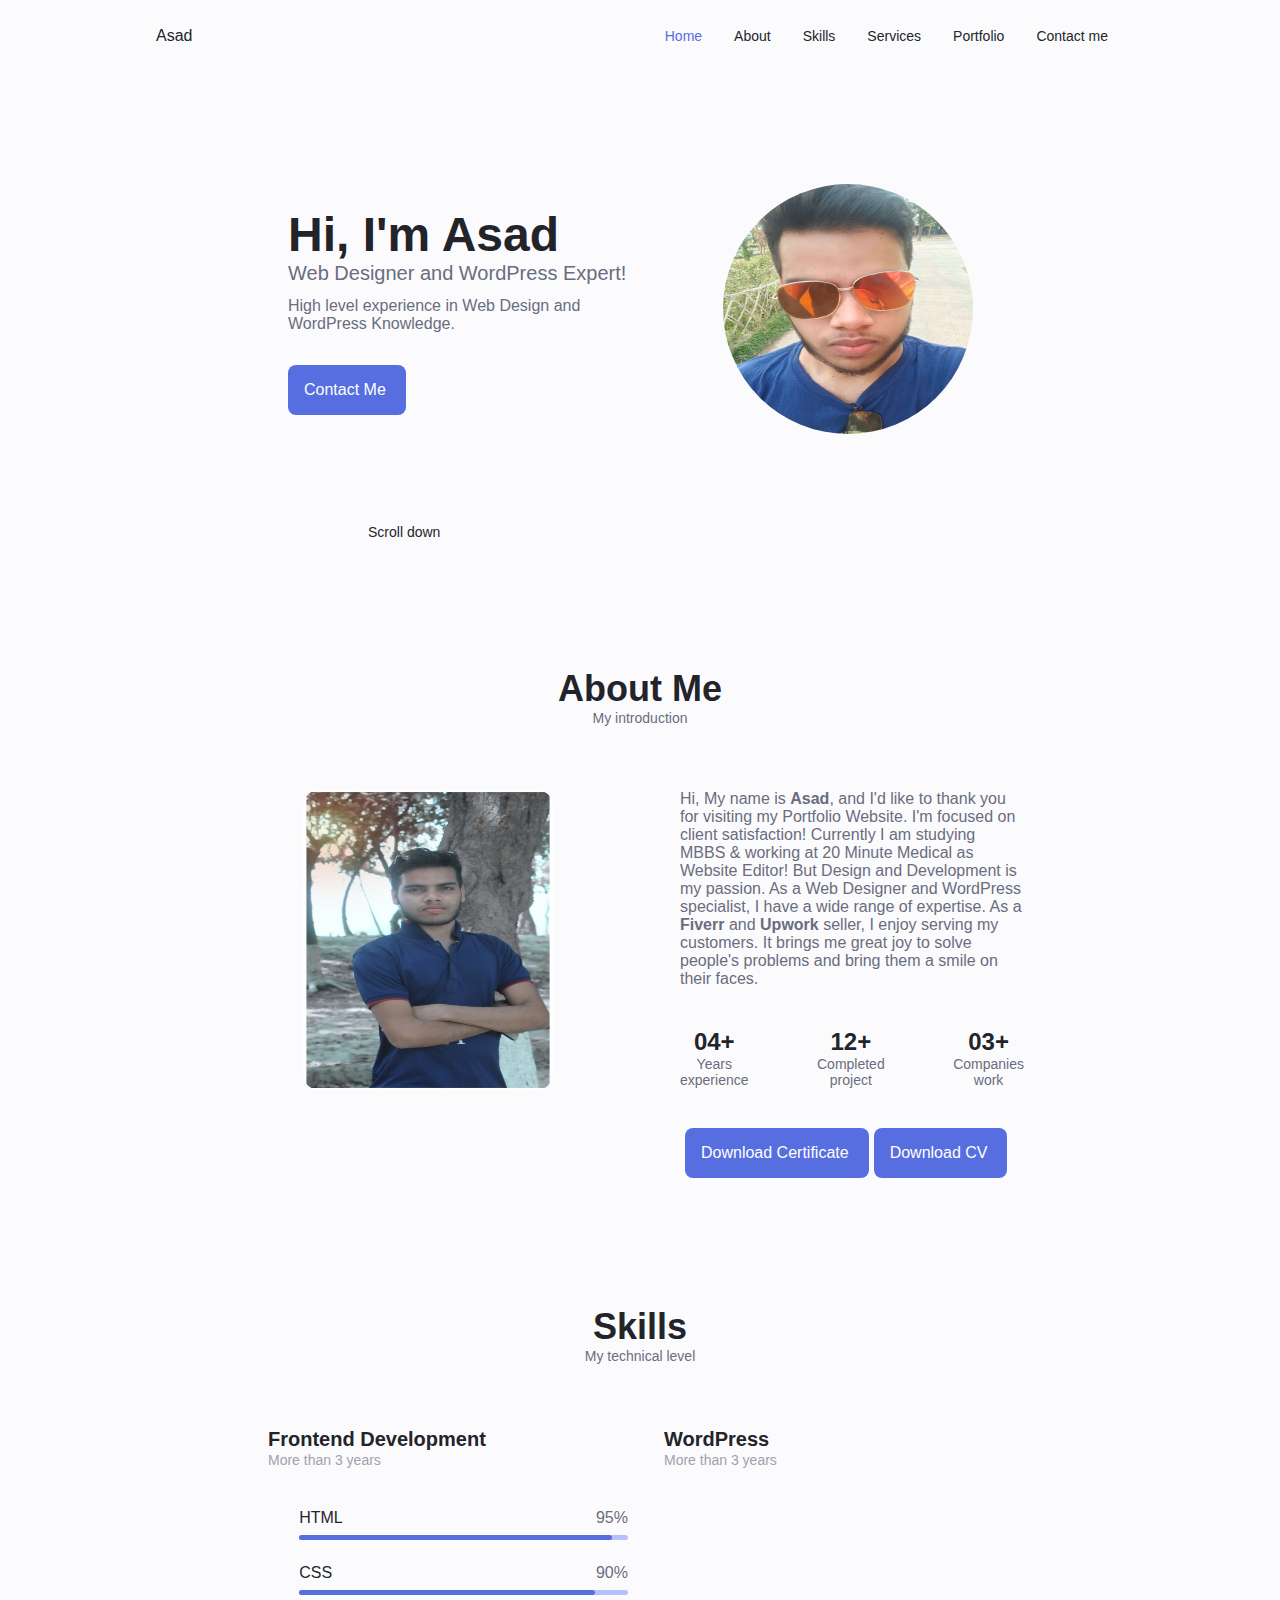
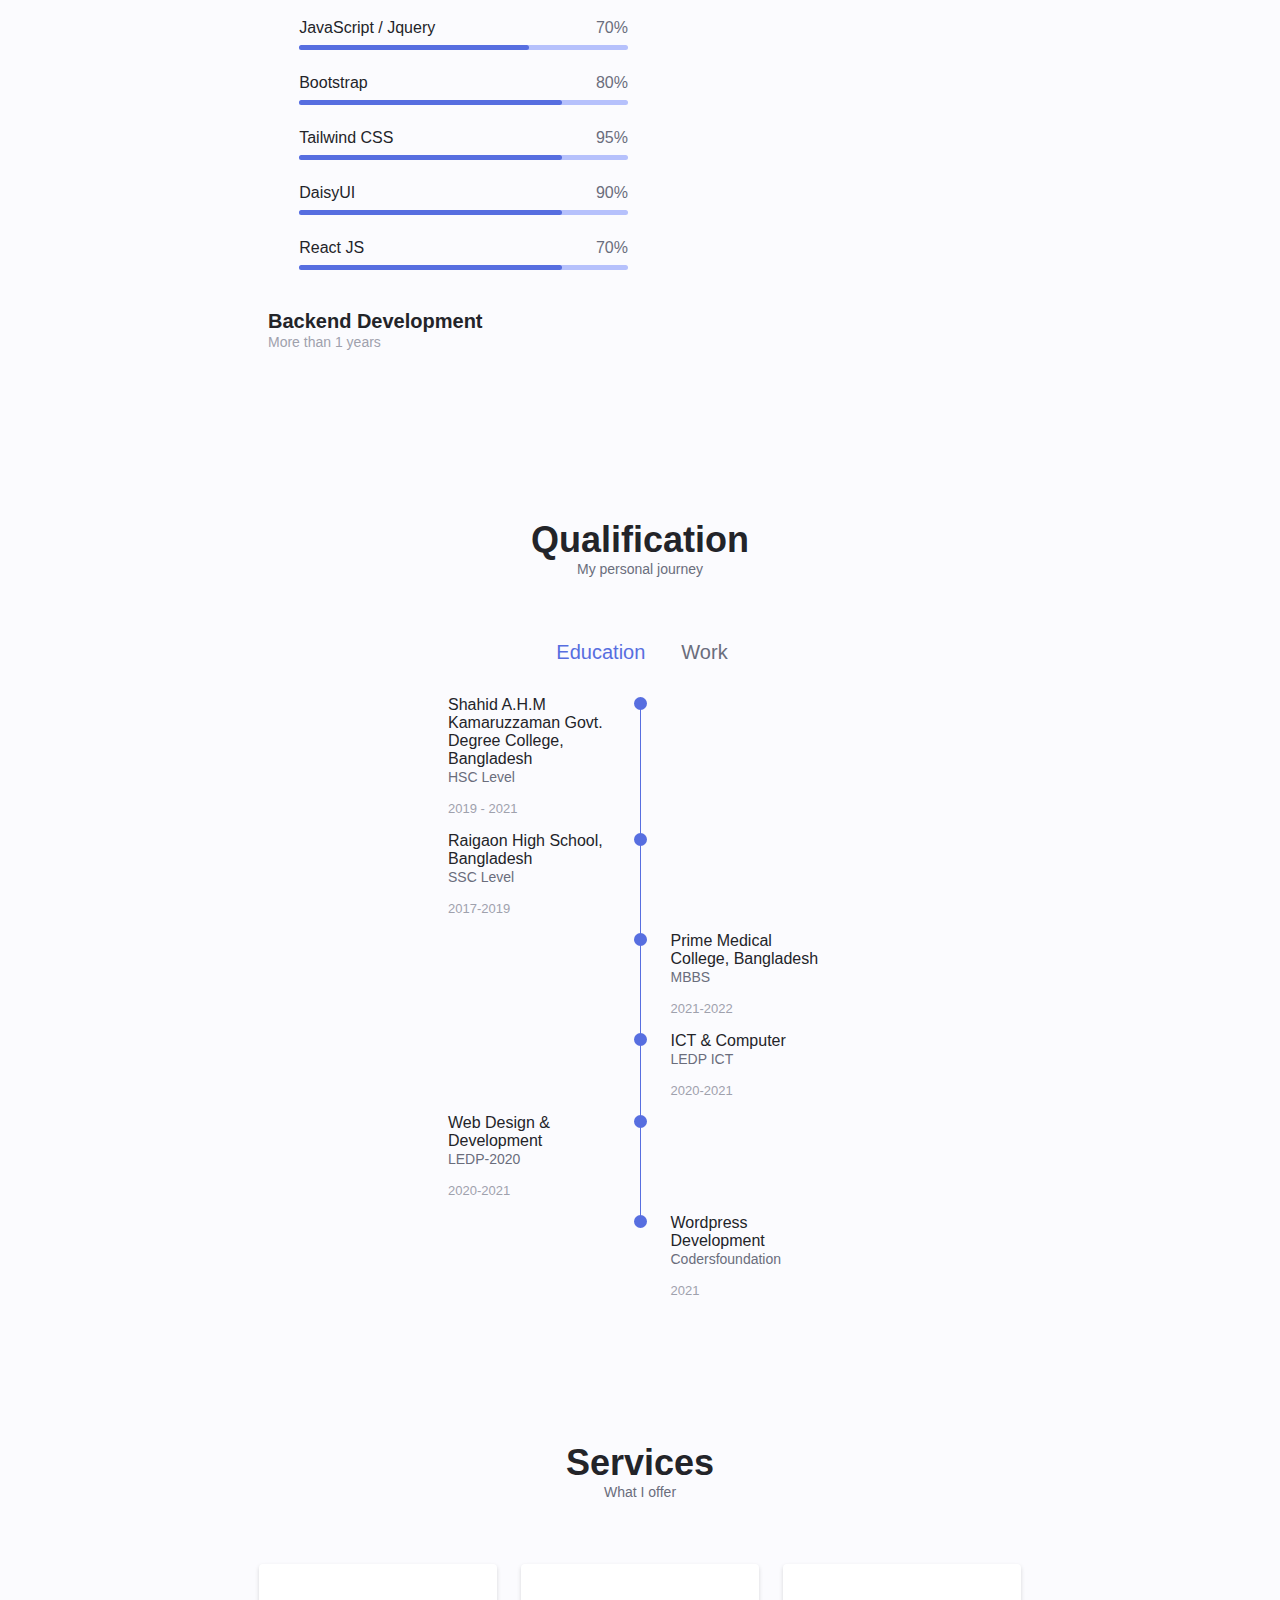
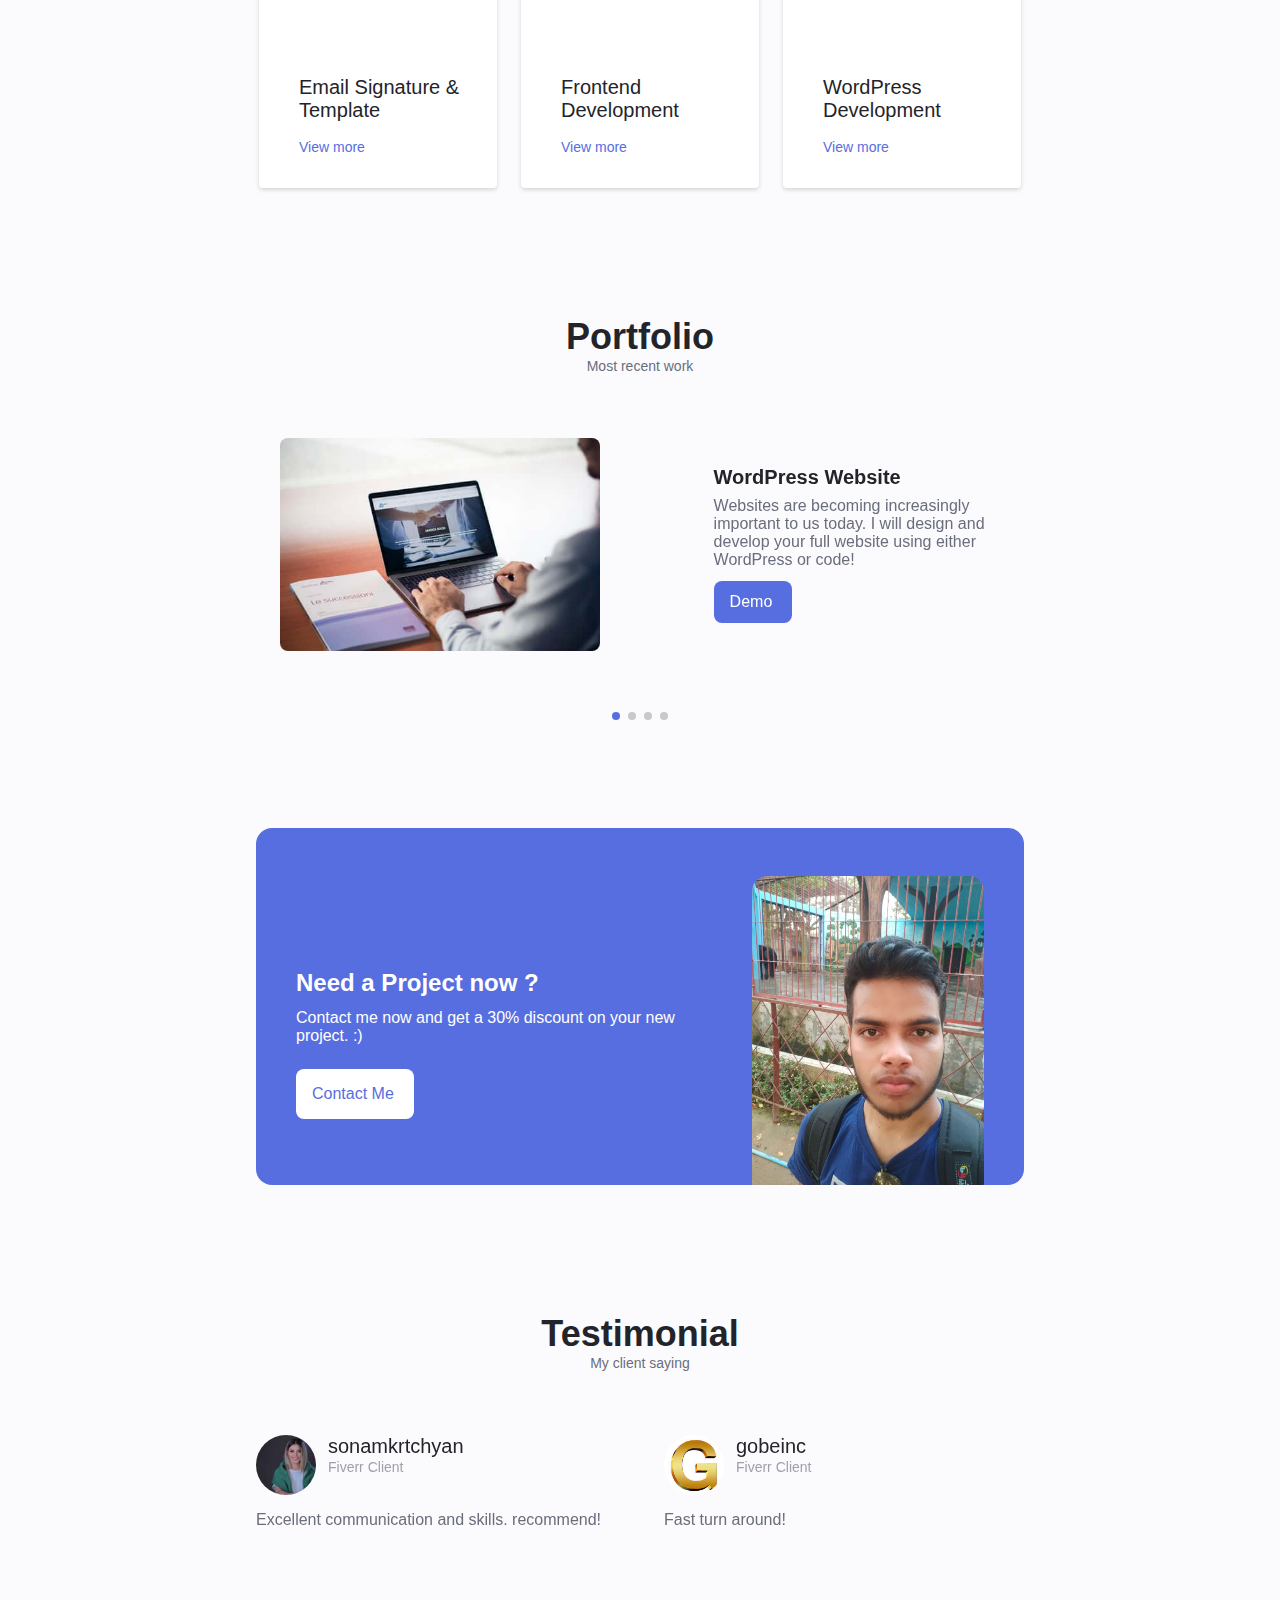
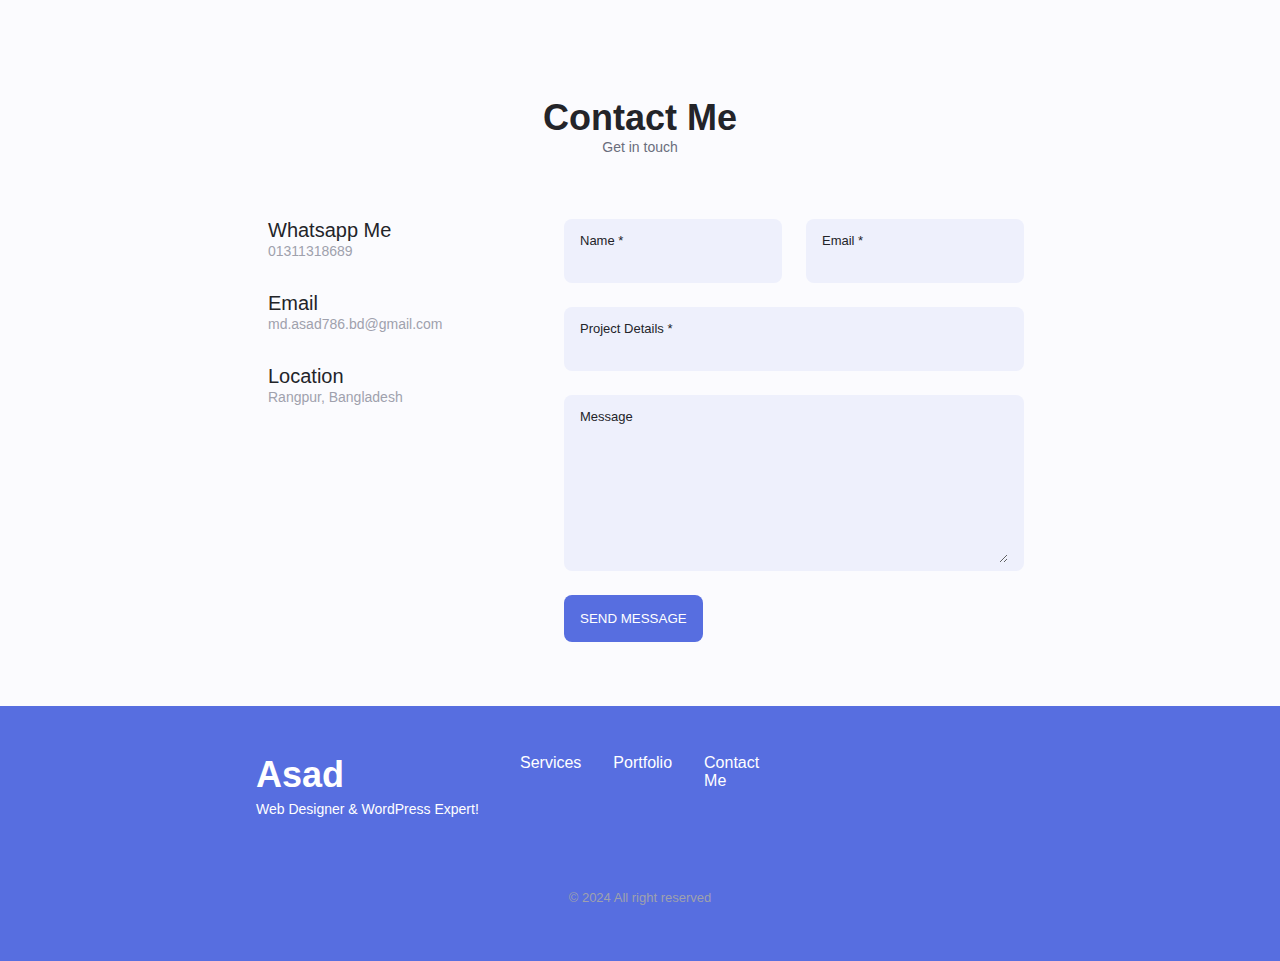
<file: index.html>
<!DOCTYPE html>
<html lang="en">
    <head>
        <meta charset="UTF-8" />
        <meta http-equiv="X-UA-Compatible" content="IE=edge" />
        <meta name="viewport" content="width=device-width, initial-scale=1.0" />
        <meta name="description" content="Asad, Professional Web Designer and WordPress Expert." />
        <link rel="stylesheet" href="https://unicons.iconscout.com/release/v4.0.0/css/line.css" />
        <link rel="stylesheet" href="assets/css/style.css" />
        <title>Asad :: Web Designer and WordPress Expert</title>
        <link rel="shortcut icon" href="assets/img/Favicon.png" type="image/x-icon" />
    </head>
    <body>
        <!--################ start Header ################-->
        <header class="header" id="header">
            <nav class="nav container">
                <a href="" class="nav_logo">Asad</a>
                <div class="nav_menu" id="nav-menu">
                    <ul class="nav_list grid">
                        <li class="nav_item">
                            <a href="#home" class="nav_link active-link"><i class="uil uil-estate nav_icon"></i>Home</a>
                        </li>
                        <li class="nav_item">
                            <a href="#about" class="nav_link"><i class="uil uil-user nav_icon"></i>About</a>
                        </li>
                        <li class="nav_item">
                            <a href="#skills" class="nav_link"><i class="uil uil-file-alt nav_icon"></i>Skills</a>
                        </li>
                        <li class="nav_item">
                            <a href="#services" class="nav_link"><i class="uil uil-briefcase nav_icon"></i>Services</a>
                        </li>
                        <li class="nav_item">
                            <a href="#portfolio" class="nav_link"><i class="uil uil-scenery nav_icon"></i>Portfolio</a>
                        </li>
                        <li class="nav_item">
                            <a href="#contactme" class="nav_link"><i class="uil uil-message nav_icon"></i>Contact me</a>
                        </li>
                    </ul>
                    <i class="uil uil-times nav_close" id="nav-close"></i>
                </div>
                <div class="nav_btns">
                    <i class="uil uil-moon change-theme" id="theme-button"></i>
                    <div class="nav_toggle" id="nav-toggle"><i class="uil uil-apps nav_icon"></i></div>
                </div>
            </nav>
        </header>
        <!--################ End Header ################-->
        <!--################ start Main ################-->
        <main class="main">
            <section class="home section" id="home">
                <div class="home_container container grid">
                    <div class="home_content grid">
                        <div class="home_social">
                            <a href="https://github.com/asaduzzaman786" target="_blank" class="home_social-icon"><i class="uil uil-github"></i></a>
                            <!-- <a href="https://dribbble.com/Asaduzzaman_786" target="_blank" class="home_social-icon"><i class="uil uil-dribbble"></i></a> -->
                            <!-- <a href="https://web.facebook.com/mohammad.asaduzzaman.786/"  target="_blank" class="home_social-icon"><i class="uil uil-linkedin-alt"></i></a> -->
                            <a href="https://twitter.com/asaduzzaman_786" target="_blank" class="home_social-icon"> <i class="uil uil-twitter-alt"></i> </a>
                            <a href="https://web.facebook.com/mohammad.asaduzzaman.786/" target="_blank" class="home_social-icon"> <i class="uil uil-facebook-f"></i> </a>
                        </div>
                        <div class="home_img"><img style="width: 250px; height: 250px; border-radius: 50%;" class="home_blob" src="assets/img/BEST-Profile-pic2.jpg" alt="" /></div>
                        <div class="home_data">
                            <h2 class="home_title">Hi, I'm Asad</h2>
                            <h3 class="home_subtitle">Web Designer and WordPress Expert!</h3>
                            <p class="home_description">High level experience in Web Design and WordPress Knowledge.</p>
                            <a target="_blank" href="https://www.fiverr.com/asaduzzaman_786" class="button button-flex"> Contact Me <i class="uil uil-message button_icon"></i> </a>
                        </div>
                    </div>
                    <div class="home_scroll">
                        <a href="#about" class="home_scroll-button button-flex"> <i class="uil uil-mouse-alt home_scroll-mouse"></i> <span class="home_scroll-name">Scroll down</span> <i class="home_scroll-arrow"></i> </a>
                    </div>
                </div>
            </section>
            <section class="about section" id="about">
                <h2 class="section_title">About Me</h2>
                <span class="section_subtitle">My introduction</span>
                <div class="about_container container grid">
                    <img src="assets/img/FB-post-Pic.jpeg" alt="" class="about_img" />
                    <div class="about_data">
                        <p class="about_description">
                            Hi, My name is <strong>Asad</strong>, and I'd like to thank you for visiting my  Portfolio Website. I'm focused on client satisfaction! Currently I am studying MBBS & working at 20 Minute Medical as Website Editor! But Design and Development is my passion. As a Web Designer and WordPress specialist, I have a wide range of expertise. As a <strong>Fiverr</strong> and <strong>Upwork</strong> seller, I enjoy serving my customers. It brings me great joy to solve people's
                            problems and bring them a smile on their faces.
                        </p>
                        <div class="about_info">
                            <div>
                                <span class="about_info-title">04+</span>
                                <span class="about_info-name">
                                    Years <br />
                                    experience
                                </span>
                            </div>
                            <div>
                                <span class="about_info-title">12+</span>
                                <span class="about_info-name">
                                    Completed <br />
                                    project
                                </span>
                            </div>
                            <div>
                                <span class="about_info-title">03+</span>
                                <span class="about_info-name">
                                    Companies <br />
                                    work
                                </span>
                            </div>
                        </div>
                        <div class="about_button ">
                            <!-- https://ledp.ictd.gov.bd/certificate/?regid=389478 -->
                            <a target="_blank" download="" href="https://drive.google.com/file/d/13DYR8wiDdRVQeHFonr-pz230Yvanmqv6/view?usp=drive_link" class="button button-flex"> Download Certificate<i class="uil uil-download-alt button_icon"></i> </a>
                            
                            <a target="_blank" download="" href="https://drive.google.com/file/d/1H0wT-a3Od1LrNCO9ioci2AXPDwcg0J4Y/view?usp=drive_link" class="button button-flex"> Download CV<i class="uil uil-download-alt button_icon"></i> </a>
                        </div>
                    </div>
                </div>
            </section>
            <section class="skills section" id="skills">
                <h3 class="section_title">Skills</h3>
                <span class="section_subtitle">My technical level</span>
                <div class="skills_container container grid">
                    <div>
                        <div class="skills_content skills_open">
                            <div class="skills_header">
                                <i class="uil uil-brackets-curly skills_icon"></i>
                                <div>
                                    <h2 class="skills_title">Frontend Development</h2>
                                    <span class="skills_subtitle">More than 3 years</span>
                                </div>
                                <i class="uil uil-angle-down skills_arrow"></i>
                            </div>
                            <div class="skills_list grid">
                                <div class="skills_data">
                                    <div class="skills_titles">
                                        <h3 class="skills_name">HTML</h3>
                                        <span class="skills_number">95%</span>
                                    </div>
                                    <div class="skills_bar"><span class="skills_pecentage skills_html"></span></div>
                                </div>
                                <div class="skills_data">
                                    <div class="skills_titles">
                                        <h3 class="skills_name">CSS</h3>
                                        <span class="skills_number">90%</span>
                                    </div>
                                    <div class="skills_bar"><span class="skills_pecentage skills_css"></span></div>
                                </div>
                                <div class="skills_data">
                                    <div class="skills_titles">
                                        <h3 class="skills_name">JavaScript / Jquery</h3>
                                        <span class="skills_number">70%</span>
                                    </div>
                                    <div class="skills_bar"><span class="skills_pecentage skills_js"></span></div>
                                </div>
                                <div class="skills_data">
                                    <div class="skills_titles">
                                        <h3 class="skills_name">Bootstrap</h3>
                                        <span class="skills_number">80%</span>
                                    </div>
                                    <div class="skills_bar"><span class="skills_pecentage skills_react"></span></div>
                                </div>
                                <div class="skills_data">
                                    <div class="skills_titles">
                                        <h3 class="skills_name">Tailwind CSS</h3>
                                        <span class="skills_number">95%</span>
                                    </div>
                                    <div class="skills_bar"><span class="skills_pecentage skills_react"></span></div>
                                </div>
                                <div class="skills_data">
                                    <div class="skills_titles">
                                        <h3 class="skills_name">DaisyUI</h3>
                                        <span class="skills_number">90%</span>
                                    </div>
                                    <div class="skills_bar"><span class="skills_pecentage skills_react"></span></div>
                                </div>
                                <div class="skills_data">
                                    <div class="skills_titles">
                                        <h3 class="skills_name">React JS</h3>
                                        <span class="skills_number">70%</span>
                                    </div>
                                    <div class="skills_bar"><span class="skills_pecentage skills_react"></span></div>
                                </div>
                            </div>
                        </div>
                        <div class="skills_content skills_close">
                            <div class="skills_header">
                                <i class="uil uil-server-network skills_icon"></i>
                                <div>
                                    <h2 class="skills_title">Backend Development</h2>
                                    <span class="skills_subtitle">More than 1 years</span>
                                </div>
                                <i class="uil uil-angle-down skills_arrow"></i>
                            </div>
                            <div class="skills_list grid">
                                <div class="skills_data">
                                    <div class="skills_titles">
                                        <h3 class="skills_name">PHP</h3>
                                        <span class="skills_number">85%</span>
                                    </div>
                                    <div class="skills_bar"><span class="skills_pecentage skills_php"></span></div>
                                </div>
                                <div class="skills_data">
                                    <div class="skills_titles">
                                        <h3 class="skills_name">Firebase</h3>
                                        <span class="skills_number">80%</span>
                                    </div>
                                    <div class="skills_bar"><span class="skills_pecentage skills_firebase"></span></div>
                                </div>
                                <div class="skills_data">
                                    <div class="skills_titles">
                                        <h3 class="skills_name">MongoDB</h3>
                                        <span class="skills_number">60%</span>
                                    </div>
                                    <div class="skills_bar"><span class="skills_pecentage skills_firebase"></span></div>
                                </div>
                                <div class="skills_data">
                                    <div class="skills_titles">
                                        <h3 class="skills_name">Python</h3>
                                        <span class="skills_number">85%</span>
                                    </div>
                                    <div class="skills_bar"><span class="skills_pecentage skills_python"></span></div>
                                </div>
                            </div>
                        </div>
                    </div>
                    <div>
                        <div class="skills_content skills_close">
                            <div class="skills_header">
                                <i class="uil uil-swatchbook skills_icon"></i>
                                <div>
                                    <h2 class="skills_title">WordPress</h2>
                                    <span class="skills_subtitle">More than 3 years</span>
                                </div>
                                <i class="uil uil-angle-down skills_arrow"></i>
                            </div>
                            <div class="skills_list grid">
                                <div class="skills_data">
                                    <div class="skills_titles">
                                        <h3 class="skills_name">Woocommerce</h3>
                                        <span class="skills_number">90%</span>
                                    </div>
                                    <div class="skills_bar"><span class="skills_pecentage skills_figma"></span></div>
                                </div>
                                <div class="skills_data">
                                    <div class="skills_titles">
                                        <h3 class="skills_name">Theme / Plugin Development</h3>
                                        <span class="skills_number">70%</span>
                                    </div>
                                    <div class="skills_bar"><span class="skills_pecentage skills_sketch"></span></div>
                                </div>
                            </div>
                        </div>
                    </div>
                </div>
            </section>
            <section class="qualification section">
                <h2 class="section_title">Qualification</h2>
                <span class="section_subtitle">My personal journey</span>
                <div class="qualification_container container">
                    <div class="qualification_tabs">
                        <div class="qualification_button button-flex qualification_active" data-target="#education"><i class="uil uil-graduation-cap qualification_icon"></i> Education</div>
                        <div class="qualification_button button-flex" data-target="#work"><i class="uil uil-briefcase-alt qualification_icon"></i> Work</div>
                    </div>
                    <div class="qualification_sections">
                        <div class="qualification_content qualification_active" data-content id="education">
                            <div class="qualification_data">
                                <div>
                                    <h3 class="qualification_title">Shahid A.H.M Kamaruzzaman Govt. Degree College, Bangladesh</h3>
                                    <span class="qualification_subtitle">HSC Level</span>
                                    <div class="qualification_calendar"><i class="uil uil-calendar-alt"></i>2019 - 2021</div>
                                </div>
                                <div><span class="qualification_rounder"></span> <span class="qualification_line"></span></div>
                            </div>
                            <div class="qualification_data">
                                <div>
                                    <h3 class="qualification_title">Raigaon High School, Bangladesh</h3>
                                    <span class="qualification_subtitle">SSC Level</span>
                                    <div class="qualification_calendar"><i class="uil uil-calendar-alt"></i>2017-2019</div>
                                </div>
                                <div><span class="qualification_rounder"></span> <span class="qualification_line"></span></div>
                            </div>
                            <div class="qualification_data">
                                <div></div>
                                <div><span class="qualification_rounder"></span> <span class="qualification_line"></span></div>
                                <div>
                                    <h3 class="qualification_title">Prime Medical College, Bangladesh</h3>
                                    <span class="qualification_subtitle">MBBS</span>
                                    <div class="qualification_calendar"><i class="uil uil-calendar-alt"></i>2021-2022</div>
                                </div>
                            </div>
                            <div class="qualification_data">
                                <div></div>
                                <div><span class="qualification_rounder"></span> <span class="qualification_line"></span></div>
                                <div>
                                    <h3 class="qualification_title">ICT & Computer</h3>
                                    <span class="qualification_subtitle">LEDP ICT</span>
                                    <div class="qualification_calendar"><i class="uil uil-calendar-alt"></i>2020-2021</div>
                                </div>
                            </div>
                            <div class="qualification_data">
                                <div>
                                    <h3 class="qualification_title">Web Design & Development</h3>
                                    <span class="qualification_subtitle">LEDP-2020</span>
                                    <div class="qualification_calendar"><i class="uil uil-calendar-alt"></i>2020-2021</div>
                                </div>
                                <div><span class="qualification_rounder"></span> <span class="qualification_line"></span></div>
                            </div>
                            <div class="qualification_data">
                                <div></div>
                                <div><span class="qualification_rounder"></span></div>
                                <div>
                                    <h3 class="qualification_title">Wordpress Development</h3>
                                    <span class="qualification_subtitle">Codersfoundation</span>
                                    <div class="qualification_calendar"><i class="uil uil-calendar-alt"></i>2021</div>
                                </div>
                            </div>
                        </div>
                        <div class="qualification_content" data-content id="work">
                            <div class="qualification_data">
                                <div>
                                    <h3 class="qualification_title">Fiverr</h3>
                                    <span class="qualification_subtitle">Freelance Marketplace</span>
                                    <div class="qualification_calendar"><i class="uil uil-calendar-alt"></i>2020 -</div>
                                </div>
                                <div><span class="qualification_rounder"></span> <span class="qualification_line"></span></div>
                            </div>
                            <div class="qualification_data">
                                <div></div>
                                <div><span class="qualification_rounder"></span> <span class="qualification_line"></span></div>
                                <div>
                                    <h3 class="qualification_title">Website Editor</h3>
                                    <span class="qualification_subtitle">20 Minute Medical</span>
                                    <div class="qualification_calendar"><i class="uil uil-calendar-alt"></i>2023-Present</div>
                                </div>
                            </div>
                            <div class="qualification_data">
                                <div></div>
                                <div><span class="qualification_rounder"></span> <span class="qualification_line"></span></div>
                                <div>
                                    <h3 class="qualification_title">Frontend Developer</h3>
                                    <span class="qualification_subtitle">LEDP ICT Division</span>
                                    <div class="qualification_calendar"><i class="uil uil-calendar-alt"></i>2020-2021</div>
                                </div>
                            </div>
                            <div class="qualification_data">
                                <div>
                                    <h3 class="qualification_title">UI Design</h3>
                                    <span class="qualification_subtitle">Figma</span>
                                    <div class="qualification_calendar"><i class="uil uil-calendar-alt"></i>2020-2021</div>
                                </div>
                                <div><span class="qualification_rounder"></span></div>
                            </div>
                        </div>
                    </div>
                </div>
            </section>
            <section class="services section" id="services">
                <h2 class="section_title">Services</h2>
                <span class="section_subtitle">What I offer</span>
                <div class="services_container container grid">
                    <div class="services_content">
                        <div>
                            <i class="uil uil-web-grid services_icon"></i>
                            <h3 class="services_title">Email Signature & Template</h3>
                        </div>
                        <span class="button button-flex button-small button-link services_button">View more <i class="uil uil-arrow-right button_icon"></i> </span>
                        <div class="services_modal">
                            <div class="services_modal-content">
                                <h4 class="services_modal-title">Email Signature & Template</h4>
                                <i class="uil uil-times services_modal-close"></i>
                                <ul class="services_modal-services grid">
                                    <li class="services_modal-service">
                                        <i class="uil uil-check-circle services_modal-icon"></i>
                                        <p>I will design the email Signature.</p>
                                    </li>
                                    <li class="services_modal-service">
                                        <i class="uil uil-check-circle services_modal-icon"></i>
                                        <p>I will design the email Template.</p>
                                    </li>
                                    <li class="services_modal-service">
                                        <i class="uil uil-check-circle services_modal-icon"></i>
                                        <p>Perfect and Responsive Design.</p>
                                    </li>
                                    <li class="services_modal-service">
                                        <i class="uil uil-check-circle services_modal-icon"></i>
                                        <p>I will position your company brand.</p>
                                    </li>
                                </ul>
                            </div>
                        </div>
                    </div>
                    <div class="services_content">
                        <div>
                            <i class="uil uil-arrow services_icon"></i>
                            <h3 class="services_title">
                                Frontend <br />
                                Development
                            </h3>
                        </div>
                        <span class="button button-flex button-small button-link services_button">View more <i class="uil uil-arrow-right button_icon"></i> </span>
                        <div class="services_modal">
                            <div class="services_modal-content">
                                <h4 class="services_modal-title">
                                    Frontend <br />
                                    Development
                                </h4>
                                <i class="uil uil-times services_modal-close"></i>
                                <ul class="services_modal-services grid">
                                    <li class="services_modal-service">
                                        <i class="uil uil-check-circle services_modal-icon"></i>
                                        <p>I will develop the user interface.</p>
                                    </li>
                                    <li class="services_modal-service">
                                        <i class="uil uil-check-circle services_modal-icon"></i>
                                        <p>HTML, CSS, JavaScript, Jquery, Bootstrap.</p>
                                    </li>
                                    <li class="services_modal-service">
                                        <i class="uil uil-check-circle services_modal-icon"></i>
                                        <p>Perfect and Responsive Design.</p>
                                    </li>
                                    <li class="services_modal-service">
                                        <i class="uil uil-check-circle services_modal-icon"></i>
                                        <p>I position your company brand.</p>
                                    </li>
                                </ul>
                            </div>
                        </div>
                    </div>
                    <div class="services_content">
                        <div>
                            <i class="uil uil-pen services_icon"></i>
                            <h3 class="services_title">
                                WordPress <br />
                                Development
                            </h3>
                        </div>
                        <span class="button button-flex button-small button-link services_button">View more <i class="uil uil-arrow-right button_icon"></i> </span>
                        <div class="services_modal">
                            <div class="services_modal-content">
                                <h4 class="services_modal-title">
                                    WordPress <br />
                                    Development
                                </h4>
                                <i class="uil uil-times services_modal-close"></i>
                                <ul class="services_modal-services grid">
                                    <li class="services_modal-service">
                                        <i class="uil uil-check-circle services_modal-icon"></i>
                                        <p>I will develop the WordPress Website.</p>
                                    </li>
                                    <li class="services_modal-service">
                                        <i class="uil uil-check-circle services_modal-icon"></i>
                                        <p>Speed Up your WordPress Website.</p>
                                    </li>
                                    <li class="services_modal-service">
                                        <i class="uil uil-check-circle services_modal-icon"></i>
                                        <p>Landing Page / Coming soon page.</p>
                                    </li>
                                    <li class="services_modal-service">
                                        <i class="uil uil-check-circle services_modal-icon"></i>
                                        <p>Fix any kind of wordpress issues.</p>
                                    </li>
                                </ul>
                            </div>
                        </div>
                    </div>
                </div>
            </section>
            <section class="portfolio section" id="portfolio">
                <h2 class="section_title">Portfolio</h2>
                <span class="section_subtitle">Most recent work</span>
                <div class="portfolio_container container swiper-container">
                    <div class="swiper-wrapper">
                        <div class="portfolio_content grid swiper-slide">
                            <img src="assets/img/b.jpg" alt="" class="portfolio_img" />
                            <div class="portfolio_data">
                                <h3 class="portfolio_title">WordPress Website</h3>
                                <p class="portfolio_description">Websites are becoming increasingly important to us today. I will design and develop your full website using either WordPress or code!</p>
                                <a target="_blank" href="https://dev-asad2003.pantheonsite.io/" class="button button-flex button-small portfolio_button">Demo <i class="uil uil-arrow-right button_icon"></i> </a>
                            </div>
                        </div>
                        <div class="portfolio_content grid swiper-slide">
                            <img src="assets/img/c.jpg" alt="" class="portfolio_img" />
                            <div class="portfolio_data">
                                <h3 class="portfolio_title">Email Template</h3>
                                <p class="portfolio_description">
                                    A responsive email template is most important for your product or your service for promotion or advertisement. It reaches many clients of your service or your product. I would like to provide you with the
                                    best responsive HTML email template using HTML and CSS.
                                </p>
                                <a target="_blank" href="assets/Email_Template/index.html" class="button button-flex button-small portfolio_button">Demo <i class="uil uil-arrow-right button_icon"></i> </a>
                            </div>
                        </div>
                        <div class="portfolio_content grid swiper-slide">
                            <img src="assets/img/a.jpg" alt="" class="portfolio_img" />
                            <div class="portfolio_data">
                                <h3 class="portfolio_title">Email Signature</h3>
                                <p class="portfolio_description">
                                    You should have a signature in every email you send. The best email signature makes it efficient. I'm willing to provide you with a really awesome email signature you can use for business or personal
                                    purposes.
                                </p>
                                <a target="_blank" href="assets/Email_signature/index.html" class="button button-flex button-small portfolio_button">Demo <i class="uil uil-arrow-right button_icon"></i> </a>
                            </div>
                        </div>
                        <div class="portfolio_content grid swiper-slide">
                            <img src="assets/img/f.jpg" alt="" class="portfolio_img" />
                            <div class="portfolio_data">
                                <h3 class="portfolio_title">Coding Website</h3>
                                <p class="portfolio_description">Websites are becoming increasingly important to us today. I will design and develop your full website using either WordPress or code!</p>
                                <a target="_blank" href="assets/PSD_to_HTML/index.html" class="button button-flex button-small portfolio_button">Demo <i class="uil uil-arrow-right button_icon"></i> </a>
                            </div>
                        </div>
                    </div>
                    <div class="swiper-button-next"><i class="uil uil-angle-right-b swiper-portfolio-icon"> </i></div>
                    <div class="swiper-button-prev"><i class="uil uil-angle-left-b swiper-portfolio-icon"> </i></div>
                    <div class="swiper-pagination"></div>
                </div>
            </section>
            <section class="project section">
                <div class="project_bg">
                    <div class="project_container container grid">
                        <div class="project_data">
                            <h2 class="project_title">Need a Project now ?</h2>
                            <p class="project_description">Contact me now and get a 30% discount on your new project. :) </p>
                            <a href="#contactme" class="button button-flex button-white"> Contact Me <i class="uil uil-message project_icon button_icon"></i> </a>
                        </div>
                        <img src="assets/img/IMG_20210317_175320.jpg" alt="" class="project_img" />
                    </div>
                </div>
            </section>
            <section class="testimonial section">
                <h2 class="section_title">Testimonial</h2>
                <span class="section_subtitle">My client saying</span>
                <div class="testimonial_container container swiper-container">
                    <div class="swiper-wrapper">
                        <div class="testimonial_content swiper-slide">
                            <div class="testimonial_data">
                                <div class="testimonial_header">
                                    <img src="assets/img/client-1.webp" alt="" class="testimonial_img" />
                                    <div>
                                        <h3 class="testimonial_name">sonamkrtchyan</h3>
                                        <span class="testimonial_client">Fiverr Client</span>
                                    </div>
                                </div>
                                <div>
                                    <i class="uil uil-star testimonial_icon-star"></i> <i class="uil uil-star testimonial_icon-star"></i> <i class="uil uil-star testimonial_icon-star"></i> <i class="uil uil-star testimonial_icon-star"></i>
                                    <i class="uil uil-star testimonial_icon-star"></i>
                                </div>
                            </div>
                            <p class="testimonial_description">Excellent communication and skills. recommend!</p>
                        </div>
                        <div class="testimonial_content swiper-slide">
                            <div class="testimonial_data">
                                <div class="testimonial_header">
                                    <img src="assets/img/client-2.jpg" alt="" class="testimonial_img" />
                                    <div>
                                        <h3 class="testimonial_name">gobeinc</h3>
                                        <span class="testimonial_client">Fiverr Client</span>
                                    </div>
                                </div>
                                <div>
                                    <i class="uil uil-star testimonial_icon-star"></i> <i class="uil uil-star testimonial_icon-star"></i> <i class="uil uil-star testimonial_icon-star"></i> <i class="uil uil-star testimonial_icon-star"></i>
                                    <i class="uil uil-star testimonial_icon-star"></i>
                                </div>
                            </div>
                            <p class="testimonial_description">Fast turn around!</p>
                        </div>
                        <div class="testimonial_content swiper-slide">
                            <div class="testimonial_data">
                                <div class="testimonial_header">
                                    <img src="assets/img/client-3.jpg" alt="" class="testimonial_img" />
                                    <div>
                                        <h3 class="testimonial_name">Raul Harrison</h3>
                                        <span class="testimonial_client">Upwork Client</span>
                                    </div>
                                </div>
                                <div>
                                    <i class="uil uil-star testimonial_icon-star"></i> <i class="uil uil-star testimonial_icon-star"></i> <i class="uil uil-star testimonial_icon-star"></i> <i class="uil uil-star testimonial_icon-star"></i>
                                    <i class="uil uil-star testimonial_icon-star"></i>
                                </div>
                            </div>
                            <p class="testimonial_description">His work is just awesome! work him again...</p>
                        </div>
                    </div>
                    <div class="swiper-pagination swiper-pagination-testimonial"></div>
                </div>
            </section>
            <section class="contact section" id="contactme">
                <h2 class="section_title">Contact Me</h2>
                <span class="section_subtitle">Get in touch</span>
                <div class="contact_container container grid">
                    <div>
                        <div class="contact_information">
                            <i class="uil uil-phone contact_icon"></i>
                            <div>
                                <h3 class="contact_title">Whatsapp Me</h3>
                                <span class="contact_subtitle">01311318689</span>
                            </div>
                        </div>
                        <div class="contact_information">
                            <i class="uil uil-envelope contact_icon"></i>
                            <div>
                                <h3 class="contact_title">Email</h3>
                                <span class="contact_subtitle">md.asad786.bd@gmail.com</span>
                            </div>
                        </div>
                        <div class="contact_information">
                            <i class="uil uil-map-marker contact_icon"></i>
                            <div>
                                <h3 class="contact_title">Location</h3>
                                <span class="contact_subtitle">Rangpur, Bangladesh</span>
                            </div>
                        </div>
                    </div>
                    <form action="https://formspree.io/f/mwkawbke" method="POST" class="contact_form grid">
                        <div class="contact_inputs grid">
                            <div class="contact_content"><label for="name" class="contact_label">Name *</label> <input id="name" type="text" class="contact_input" name="Your Name" required /></div>
                            <div class="contact_content"><label for="email" class="contact_label">Email *</label> <input id="email" type="email" class="contact_input" name="Your Email" required /></div>
                        </div>
                        <div class="contact_content"><label for="project" class="contact_label">Project Details *</label> <input id="project" type="text" class="contact_input" name="Project Details" required /></div>
                        <div class="contact_content"><label for="message" class="contact_label">Message</label><textarea id="message" name="Your Message" cols="8" rows="7" class="contact_input"></textarea></div>
                        <div><input style="border: none; cursor: pointer;" class="button button-flex" type="submit" value="SEND MESSAGE" /></div>
                    </form>
                </div>
            </section>
        </main>
        <!--################ End Main ################-->
        <!--################ start Footer ################-->
        <footer class="footer">
            <div class="footer_bg">
                <div class="footer_container container grid">
                    <div>
                        <h1 class="footer_title">Asad</h1>
                        <span class="footer_subtitle">Web Designer & WordPress Expert!</span>
                    </div>
                    <ul class="footer_links">
                        <li><a href="#services" class="footer_link">Services</a></li>
                        <li><a href="#portfolio" class="footer_link">Portfolio</a></li>
                        <li><a target="_blank" href="https://www.fiverr.com/asaduzzaman_786" class="footer_link">Contact Me</a></li>
                    </ul>
                    <div class="footer_socials">
                        <a href="https://web.facebook.com/mohammad.asaduzzaman.786/" target="_blank" class="footer_social"> <i class="uil uil-facebook-f"></i> </a>
                        <a href="https://www.instagram.com/a____asad/" target="_blank" class="footer_social"> <i class="uil uil-instagram"></i> </a>
                        <a href="https://twitter.com/asaduzzaman_786" target="_blank" class="footer_social"> <i class="uil uil-twitter-alt"></i> </a>
                    </div>
                </div>
                <p class="footer_copy">&#169; 2024 All right reserved</p>
            </div>
        </footer>
         <!--################ End Footer ################-->

        <a href="#home" class="scrollup" id="scroll-up"> <i class="uil uil-arrow-up scrollup_icon"></i> </a>

        <!--################ JS ################-->
        <script src="assets/js/main.js"></script>
        <script async src="https://www.googletagmanager.com/gtag/js?id=G-TGZPJM98VG"></script>
        <script>
            window.dataLayer = window.dataLayer || [];
            function gtag() {
                dataLayer.push(arguments);
            }
            gtag("js", new Date());
            gtag("config", "G-TGZPJM98VG");
        </script>
    </body>
</html>
</file>
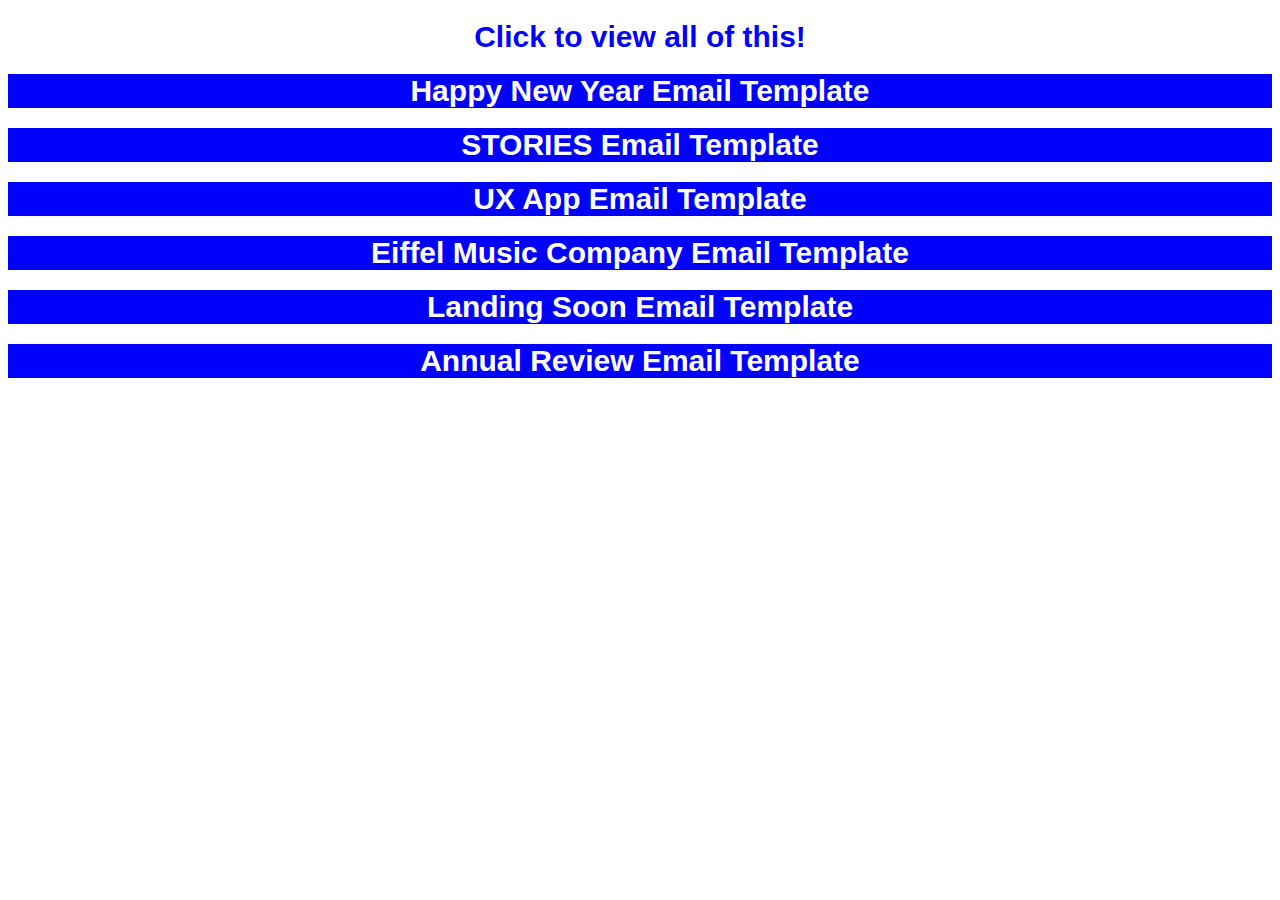
<file: assets/Email_Template/index.html>
<!DOCTYPE html>
<html lang="en">
<head>
    <meta charset="UTF-8">
    <meta http-equiv="X-UA-Compatible" content="IE=edge">
    <meta name="viewport" content="width=device-width, initial-scale=1.0">
    <title>Awesome HTML Email Template</title>
    <link rel="shortcut icon" href="../img/Favicon.png" type="image/x-icon">
    <style>
        a{
            margin: 20px 0;
        }

        @media only screen and (max-width: 480px){
            a{
                font-size: 20px !important;
            }
        }
    </style>
</head>
<body>
    <h1 style="display: block; text-decoration: none; font-size: 30px; font-weight: bold; color: blue; text-align: center; font-family: sans-serif;">Click to view all of this!</h1>
    <a target="_blank" style="display: block; text-decoration: none; font-size: 30px; font-weight: bold; color: #fff; background-color: blue; text-align: center; font-family: sans-serif;" href="Emai_template_Files/index1.html">Happy New Year Email Template</a>

    <a target="_blank" style="display: block; text-decoration: none; font-size: 30px; font-weight: bold; color: #fff; background-color: blue; text-align: center; font-family: sans-serif;" href="Emai_template_Files/index2.html">STORIES Email Template</a>

    <a target="_blank" style="display: block; text-decoration: none; font-size: 30px; font-weight: bold; color: #fff; background-color: blue; text-align: center; font-family: sans-serif;" href="Emai_template_Files/index3.html">UX App Email Template</a>

    <a target="_blank" style="display: block; text-decoration: none; font-size: 30px; font-weight: bold; color: #fff; background-color: blue; text-align: center; font-family: sans-serif;" href="Emai_template_Files/index4.html">Eiffel Music Company Email  Template</a>

    <a target="_blank" style="display: block; text-decoration: none; font-size: 30px; font-weight: bold; color: #fff; background-color: blue; text-align: center; font-family: sans-serif;" href="Emai_template_Files/index5.html">Landing Soon Email Template</a>

    <a target="_blank" style="display: block; text-decoration: none; font-size: 30px; font-weight: bold; color: #fff; background-color: blue; text-align: center; font-family: sans-serif;" href="Emai_template_Files/index6.html">Annual Review Email Template</a>
</body>
</html>
</file>
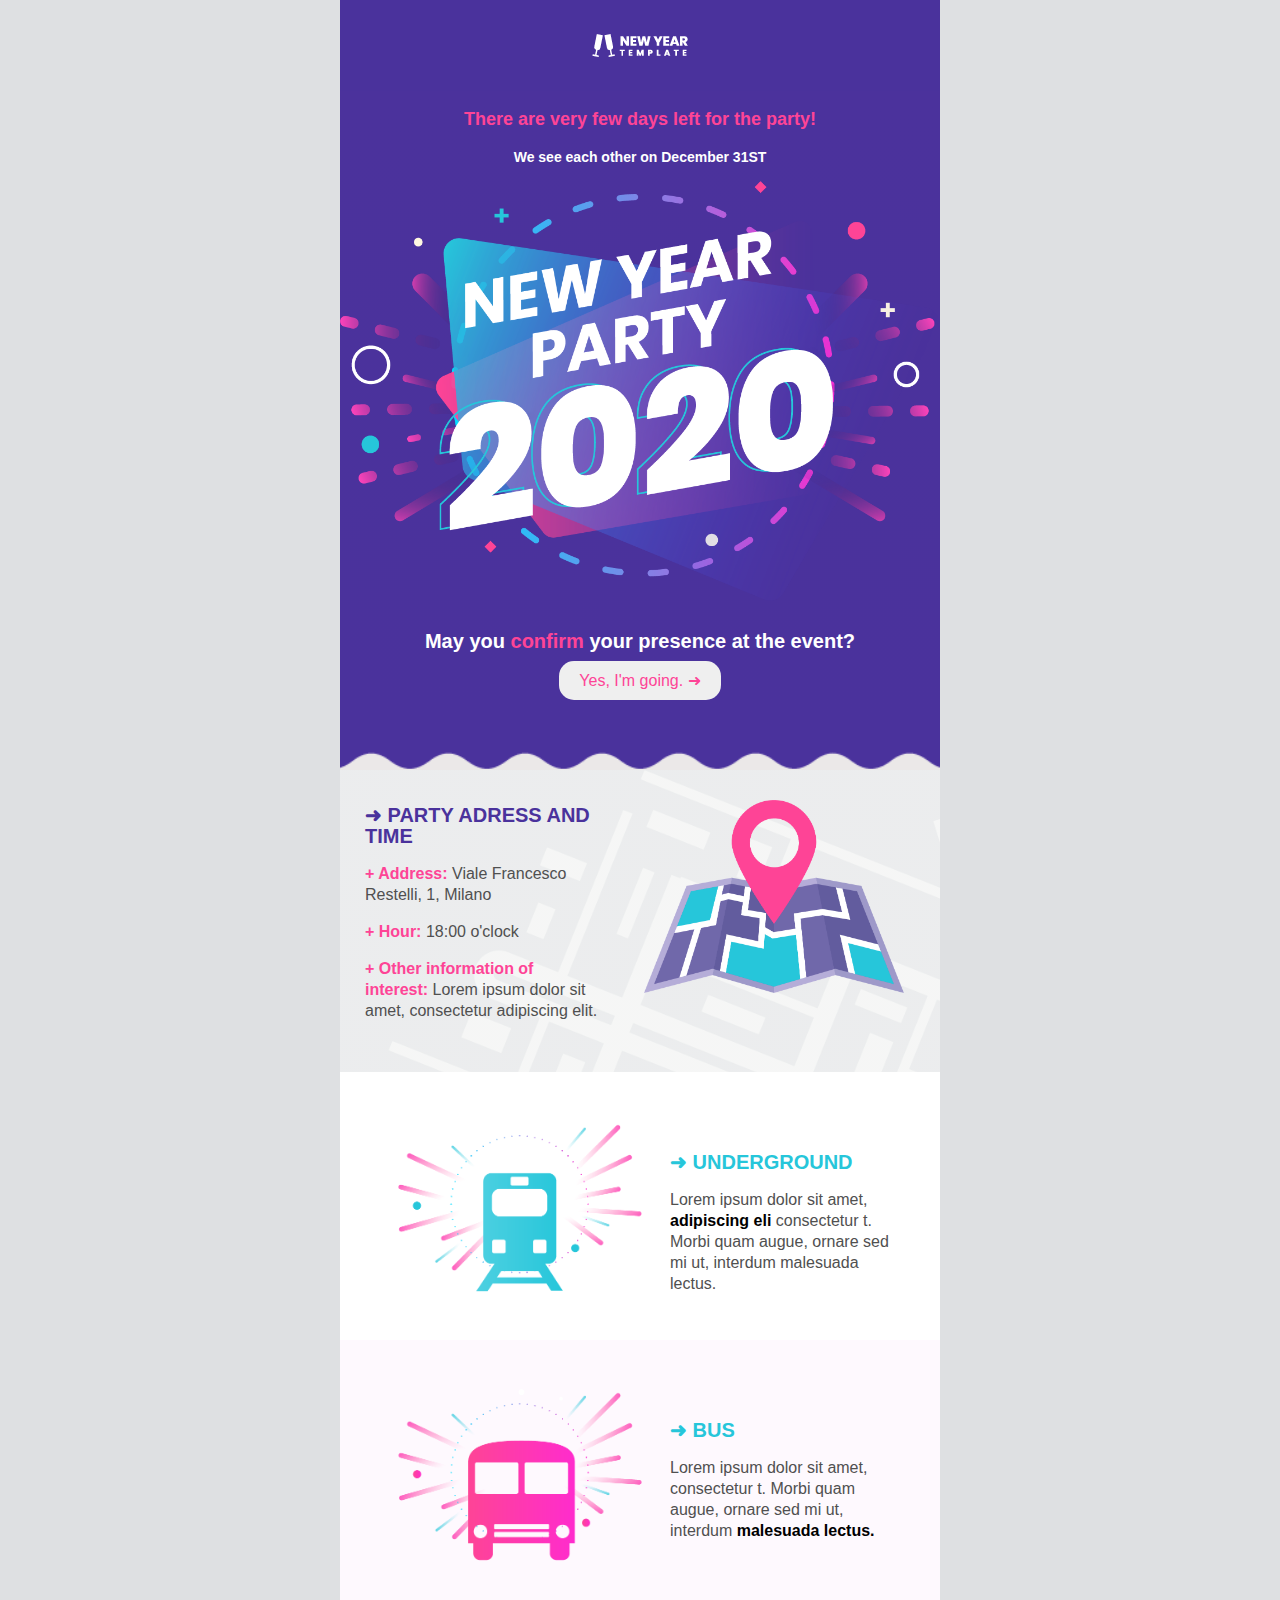
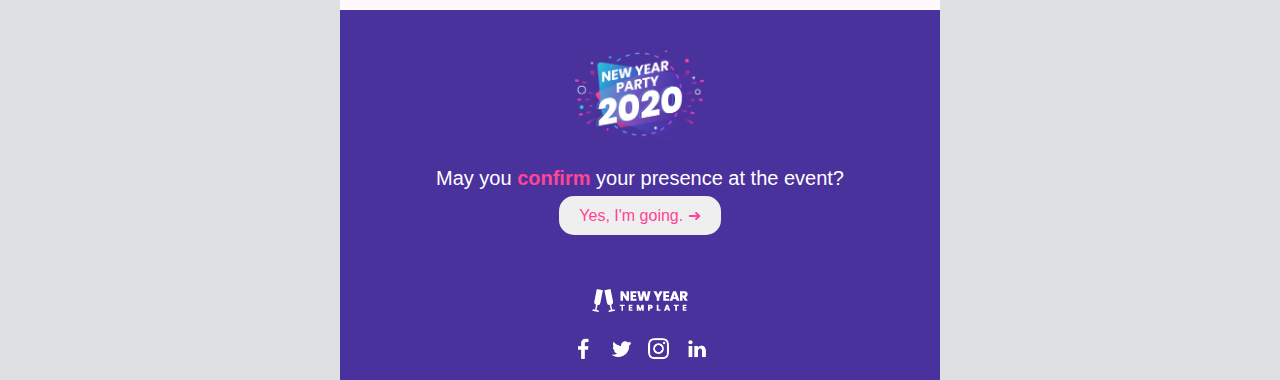
<file: assets/Email_Template/Emai_template_Files/index1.html>
<!DOCTYPE html PUBLIC "-//W3C//DTD XHTML 1.0 Transitional//EN" "http://www.w3.org/TR/xhtml1/DTD/xhtml1-transitional.dtd">
<html xmlns="http://www.w3.org/1999/xhtml">
	<head>
        <meta http-equiv="Content-Type" content="text/html; charset=UTF-8" />
        <title>Happy New Year Email Template</title>
		<link rel="shortcut icon" href="../../img/Favicon.png" type="image/x-icon">
        <style type="text/css">
			/* /\/\/\/\/\/\/\/\/ CLIENT-SPECIFIC STYLES /\/\/\/\/\/\/\/\/ */
			#outlook a{padding:0;}
			.ReadMsgBody{width:100%;} .ExternalClass{width:100%;}
			.ExternalClass, .ExternalClass p, .ExternalClass span, .ExternalClass font, .ExternalClass td, .ExternalClass div {line-height: 100%;}
			body, table, td, p, a, li, blockquote{-webkit-text-size-adjust:100%; -ms-text-size-adjust:100%;} 

			img{-ms-interpolation-mode:bicubic;}

			/* /\/\/\/\/\/\/\/\/ RESET STYLES /\/\/\/\/\/\/\/\/ */
			body{margin:0; padding:0;}
			img{border:0; height:auto; line-height:100%; outline:none; text-decoration:none;}
			table{border-collapse:collapse !important;}
			body, #bodyTable, #bodyCell{height:100% !important; margin:0; padding:0; width:100% !important;}

			/* /\/\/\/\/\/\/\/\/ TEMPLATE STYLES /\/\/\/\/\/\/\/\/ */
			/* ========== Page Styles ========== */
			#templateContainer{width:600px;}

			body, #bodyTable{
				background-color:#DEE0E2;
			}

			h1{
				color:#202020 !important;
				display:block;
				font-family:Helvetica;
				font-size:26px;
				font-style:normal;
				font-weight:bold;
				line-height:100%;
				letter-spacing:normal;
				margin-top:0;
				margin-right:0;
				margin-bottom:10px;
				margin-left:0;
				text-align:left;
			}

			h2{
				color:#404040 !important;
				display:block;
				font-family:Helvetica;
				font-size:20px;
				font-style:normal;
				font-weight:bold;
				line-height:100%;
				letter-spacing:normal;
				margin-top:0;
				margin-right:0;
				margin-bottom:10px;
				margin-left:0;
				text-align:left;
			}

			h3{
				color:#606060 !important;
				display:block;
				font-family:Helvetica;
				font-size:16px;
				font-style:italic;
				font-weight:normal;
				line-height:100%;
				letter-spacing:normal;
				margin-top:0;
				margin-right:0;
				margin-bottom:10px;
				margin-left:0;
				text-align:left;
			}

			h4{
				color:#808080 !important;
				display:block;
				font-family:Helvetica;
				font-size:14px;
				font-style:italic;
				font-weight:normal;
				line-height:100%;
				letter-spacing:normal;
				margin-top:0;
				margin-right:0;
				margin-bottom:10px;
				margin-left:0;
				text-align:left;
			}

			/* ========== Header Styles ========== */
			#templatePreheader{
				background-color:#F4F4F4;
				
			}

			.preheaderContent{
				color:#808080;
				font-family:Helvetica;
				font-size:10px;
				line-height:125%;
				text-align:left;
			}

			.preheaderContent a:link, .preheaderContent a:visited, .preheaderContent a .yshortcuts{
				color:#606060;
				font-weight:normal;
				text-decoration:underline;
			}

			#templateHeader{
				background-color:#F4F4F4;
				
			}

			.headerContent{
				color:#505050;
				font-family:Helvetica;
				font-size:20px;
				font-weight:bold;
				line-height:100%;
				padding-top:0;
				padding-right:0;
				padding-bottom:0;
				padding-left:0;
				text-align:left;
				vertical-align:middle;
			}

			.headerContent a:link, .headerContent a:visited, .headerContent a .yshortcuts{
				color:#EB4102;
				font-weight:normal;
				text-decoration:underline;
			}

			#headerImage{
				height:auto;
				max-width:600px;
			}

			/* ========== Body Styles ========== */
			#templateBody{
				background-color:#ebe8e8;
				
			}

			.bodyContent{
				color:#505050;
				font-family:Helvetica;
				font-size:16px;
				line-height:150%;
				padding-right:20px;
				padding-bottom:20px;
				padding-left:20px;
				text-align:left;
               
			}

			.bodyContent a:link, .bodyContent a:visited, .bodyContent a .yshortcuts{
				color:#EB4102;
				font-weight:normal;
				text-decoration:underline;
			}

			.bodyContent img{
				display:inline;
				height:auto;
				max-width:560px;
			}

			/* ========== Column Styles ========== */
			.templateColumnContainer{width:260px;}

			#templateColumns{
				background-color:#ebe8e8;
				
			}

			.leftColumnContent{
				color:#505050;
				font-family:Helvetica;
				font-size:14px;
				line-height:150%;
				padding-top:0;
				padding-right:20px;
				padding-bottom:20px;
				padding-left:20px;
				text-align:left;
			}

			.leftColumnContent a:link, .leftColumnContent a:visited, .leftColumnContent a .yshortcuts{
				color:#EB4102;
				font-weight:normal;
				text-decoration:underline;
			}

			.rightColumnContent{
				color:#505050;
				font-family:Helvetica;
				font-size:14px;
				line-height:150%;
				padding-top:0;
				padding-right:20px;
				padding-bottom:20px;
				padding-left:20px;
				text-align:left;
			}

			.rightColumnContent a:link, .rightColumnContent a:visited, .rightColumnContent a .yshortcuts{
				color:#EB4102;
				font-weight:normal;
				text-decoration:underline;
			}

			.leftColumnContent img, .rightColumnContent img{
				display:inline;
				height:auto;
				max-width:260px;
			}

			/* ========== Footer Styles ========== */
			#templateFooter{
				background-color:#F4F4F4;
				border-top:1px solid #FFFFFF;
			}

			.footerContent{
				color:#808080;
				font-family:Helvetica;
				font-size:10px;
				line-height:150%;
				padding-top:20px;
				padding-right:20px;
				padding-bottom:20px;
				padding-left:20px;
				text-align:left;
			}

			.footerContent a:link, .footerContent a:visited, .footerContent a .yshortcuts, .footerContent a span{
				color:#606060;
				font-weight:normal;
				text-decoration:underline;
			}

			/* /\/\/\/\/\/\/\/\/ MOBILE STYLES /\/\/\/\/\/\/\/\/ */
            @media only screen and (max-width: 480px){
				/* /\/\/\/\/\/\/ CLIENT-SPECIFIC MOBILE STYLES /\/\/\/\/\/\/ */
				body, table, td, p, a, li, blockquote{-webkit-text-size-adjust:none !important;} 
                body{width:100% !important; min-width:100% !important;
					overflow-x: hidden;
				}

				/* /\/\/\/\/\/\/ MOBILE TEMPLATE STYLES /\/\/\/\/\/\/ */
				/* ======== Page Styles ======== */
				#templateContainer{
					max-width:600px !important;
					width:100% !important;
				}

				h1{
					font-size:24px !important;
					line-height:100% !important;
				}

				h2{
					font-size:20px !important;
					line-height:100% !important;
				}

				h3{
					font-size:18px !important;
					line-height:100% !important;
				}

				h4{
					font-size:16px !important;
					line-height:100% !important;
				}

				/* ======== Header Styles ======== */
				#headerImage{
					height:auto !important;
					max-width:600px !important;
					width:100% !important;
				}

				.headerContent{
					font-size:20px !important;
					line-height:125% !important;
				}

				/* ======== Body Styles ======== */
				.bodyContent{
					font-size:18px !important;
					line-height:125% !important;
				}

				/* ======== Column Styles ======== */
				.templateColumnContainer{display:block !important; width:100% !important;}

				.columnImage{
					height:auto !important;
					max-width:480px !important;
					width:100% !important;
				}

				.leftColumnContent{
					font-size:16px !important;
					line-height:125% !important;
				}

				.rightColumnContent{
					font-size:16px !important;
					line-height:125% !important;
				}

				/* ======== Footer Styles ======== */
				.footerContent{
					font-size:14px !important;
					line-height:115% !important;
				}
			}
		</style>
    </head>
    <body leftmargin="0" marginwidth="0" topmargin="0" marginheight="0" offset="0">
    	<center>
        	<table align="center" border="0" cellpadding="0" cellspacing="0" height="100%" width="100%" id="bodyTable">
            	<tr>
                	<td align="center" valign="top" id="bodyCell">
                    	<!-- BEGIN TEMPLATE // -->
                    	<table border="0" cellpadding="0" cellspacing="0" id="templateContainer">

                            <!--############### BEGIN PREHEADER ##############// -->
                        	<tr>
                            	<td align="center" valign="top">
                                	<!-- BEGIN PREHEADER // -->
                                    <table border="0" cellpadding="0" cellspacing="0" width="100%" id="templatePreheader">
                                        <tr>
                                            <td valign="top" class="preheaderContent" style="padding: 30px 0;;background-color: #4a329c;" mc:edit="preheader_content00">
                                                <img style="display: block; margin: auto;" src="img/newyear_logo.png" alt="">
                                            </td>
                                        </tr>
                                    </table>
                                    <!-- // END PREHEADER -->
                                </td>
                            </tr>

                            <!--########## BEGIN HEADER ########// -->
                        	<tr>
                            	<td align="center" valign="top">
                                	<!-- BEGIN HEADER // -->
                                    <table border="0" cellpadding="0" cellspacing="0" width="100%" id="templateHeader">
                                        <tr>
                                            <td valign="top" class="headerContent" style="background:linear-gradient(#4b329c, #4a329c) ,url('img/51c25990-208d-4f89-b94f-7a04081f469b.png'); background-position: center center; background-size: cover; padding-bottom: 30px;">
                                                <p style="color:#fe4496; font-size: 18px;text-align: center;">There are very few days left for the party!</p>
                                                <p  style="color:#fff; font-size: 14px;text-align: center;">We see each other on December 31ST</p>
                                            	<img src="img/hnyear.png" style="max-width:600px;" id="headerImage" mc:label="header_image" mc:edit="header_image" mc:allowdesigner mc:allowtext />
                                                <span style="font-size: 20px; color: #fff; text-align: center;display: block; padding-top: 30px;padding-bottom: 10px;">May you <strong><span style="color:#fe4496">confirm</span></strong> your presence at the event?</span>
                                                <button style="padding: 10px 20px; border: none; border-radius: 15px; display: block; margin: auto;"><a style="text-decoration: none; font-size: 16px; color: #fe4496; " href="#">Yes, I'm going. ➜</a></button>
                                            </td>
                                        </tr>
                                    </table>
                                    <!-- // END HEADER -->
                                </td>
                            </tr>
                        	<tr>
                            	<td align="center" valign="top">
                                	<!-- BEGIN BODY // -->
                                    <table border="0" cellpadding="0" cellspacing="0" width="100%" id="templateBody">
                                        <tr>
                                            <td valign="top" class="bodyContent" mc:edit="body_content" style="background: url('img/div4newyear.png'); background-position: center center; background-size:cover; background-repeat: repeat;background-color: #ebe8e8;">
                                                <span style="padding: 5px 0; display: block; height: 10px;"></span>
                                            </td>
                                        </tr>
                                    </table>
                                    <!-- // END BODY -->
                                </td>
                            </tr>

                            <!--!!!!!!!!!!!!!! BEGIN COLUMNS !!!!!!!!!!!!// -->
                        	<tr>
                            	<td align="center" valign="top">
                                	<!-- BEGIN COLUMNS // -->
                                    <table border="0" cellpadding="0" cellspacing="0" width="100%" id="templateColumns" style="background: linear-gradient(#ffffff69, #ffffff69) ,url('img/69e700e6-700a-4c46-8242-08d55c621775.png')">
                                    	<tr mc:repeatable>
                                        	<td align="center" valign="top" class="templateColumnContainer"  style="padding: 5px 5px;">
                                            	<table border="0" cellpadding="20" cellspacing="0" width="100%" >
                                                    <tr>
                                                    	<td valign="top" class="leftColumnContent" mc:edit="left_column_content" style="padding: 30px 20px;">
                                                            <span style="font-size: 20px;  color: #4a329c; font-weight: bold;">➜ PARTY ADRESS AND TIME</span>
                                                            <p style="font-size: 16px;"><strong style="color:#fe4496">+ Address:</strong> Viale Francesco Restelli, 1,  Milano
                                                            </p>
                                                            <p style="font-size: 16px;"><strong style="color:#fe4496">+ Hour: </strong> 18:00 o'clock
                                                            </p>
                                                            <p style="font-size: 16px;"><strong style="color:#fe4496">+ Other information of interest:</strong> Lorem ipsum dolor sit amet, consectetur adipiscing elit. 
                                                            </p>
                                                        </td>
                                                    </tr>
                                                </table>
                                            </td>
                                        	<td align="center" valign="top" class="templateColumnContainer" style="padding-top:20px;">
                                            	<table border="0" cellpadding="20" cellspacing="0" width="100%">
                                                	<tr>
                                                    	<td class="rightColumnContent">
                                                        	<img src="img/maps.png" style="max-width:260px;padding: 10px 0;" class="columnImage" mc:label="right_column_image" mc:edit="right_column_image" />
                                                        </td>
                                                    </tr>
                                                </table>
                                            </td>
                                        </tr>
                                    </table>
                                    <!-- // END COLUMNS -->
                                </td>
                            </tr>

                            <tr>
                            	<td align="center" valign="top">
                                	<!-- BEGIN COLUMNS // -->
                                    <table border="0" cellpadding="0" cellspacing="0" width="100%" id="templateColumns" style="background: #fff; ">
                                    	<tr mc:repeatable>
                                            <td align="center" valign="top" class="templateColumnContainer" style="padding-top:0;">
                                            	<table border="0" cellpadding="20" cellspacing="0" width="100%">
                                                	<tr>
                                                    	<td class="rightColumnContent" style="padding: 30px 0; padding-left: 50px;">
                                                        	<img src="img/icon_newyear-02.png" style="max-width:260px;padding: 10px 0;" class="columnImage" mc:label="right_column_image" mc:edit="right_column_image" />
                                                        </td>
                                                    </tr>
                                                </table>
                                            </td>
                                        	<td align="center" valign="top" class="templateColumnContainer"  style="padding-top: 50px;padding-right: 50px; padding-left: 20px;">
                                            	<table border="0" cellpadding="20" cellspacing="0" width="100%" >
                                                    <tr>
                                                    	<td valign="top" class="leftColumnContent" mc:edit="left_column_content" style="padding: 30px 0;">
                                                            <span style="font-size: 20px;  color: #26c6da; font-weight: bold;">➜ UNDERGROUND
                                                                </span>
                                                           
                                                            <p style="font-size: 16px;">Lorem ipsum dolor sit amet, <strong style="color:#000">adipiscing eli</strong> consectetur t. Morbi quam augue, ornare sed mi ut, interdum malesuada lectus. 
                                                            </p>
                                                        </td>
                                                    </tr>
                                                </table>
                                            </td>
                                        </tr>
                                    </table>
                                    <!-- // END COLUMNS -->
                                </td>
                            </tr>

                            <tr>
                            	<td align="center" valign="top">
                                	<!-- BEGIN COLUMNS // -->
                                    <table border="0" cellpadding="0" cellspacing="0" width="100%" id="templateColumns" style="background: #fef9fe; ">
                                    	<tr mc:repeatable>
                                            <td align="center" valign="top" class="templateColumnContainer" style="padding-top:0;">
                                            	<table border="0" cellpadding="20" cellspacing="0" width="100%">
                                                	<tr>
                                                    	<td class="rightColumnContent" style="padding: 30px 0; padding-left: 50px;">
                                                        	<img src="img/icon_newyear-01.png" style="max-width:260px;padding: 10px 0;" class="columnImage" mc:label="right_column_image" mc:edit="right_column_image" />
                                                        </td>
                                                    </tr>
                                                </table>
                                            </td>
                                        	<td align="center" valign="top" class="templateColumnContainer"  style="padding-top: 50px;padding-right: 50px; padding-left: 20px;">
                                            	<table border="0" cellpadding="20" cellspacing="0" width="100%" >
                                                    <tr>
                                                    	<td valign="top" class="leftColumnContent" mc:edit="left_column_content" style="padding: 30px 0;">
                                                            <span style="font-size: 20px;  color: #26c6da; font-weight: bold;">➜ BUS
                                                                </span>
                                                           
                                                            <p style="font-size: 16px;">Lorem ipsum dolor sit amet, consectetur t. Morbi quam augue, ornare sed mi ut, interdum  <strong style="color:#000">malesuada lectus.</strong> 
                                                            </p>
                                                        </td>
                                                    </tr>
                                                </table>
                                            </td>
                                        </tr>
                                    </table>
                                    <!-- // END COLUMNS -->
                                </td>
                            </tr>

                            <!--$$$$$$$$$$$ BEGIN FOOTER $$$$$$$$$$$// -->
                        	<tr>
                            	<td align="center" valign="top">
                                	<!-- BEGIN FOOTER // -->
                                    <table border="0" cellpadding="0" cellspacing="0" width="100%" id="templateFooter">
                                        <tr>
                                            <td valign="top" class="footerContent" mc:edit="footer_content00" style="padding: 40px 0; background: linear-gradient(#4a329c, #4a329c),url('img/aec58547-c1ac-45a4-baf5-12486ff80370.png'); background-color: #4a329c; padding-bottom: 10px;">
                                                <img style="max-width:130px; display: block; margin: auto;" src="img/hnyear.png" alt="">
                                                <span style="font-size: 20px; color: #fff; text-align: center;display: block; padding-top: 30px;padding-bottom: 10px;">May you <strong><span style="color:#fe4496">confirm</span></strong> your presence at the event?</span>
                                                <button style="padding: 10px 20px; border: none; border-radius: 15px; display: block; margin: auto;"><a style="text-decoration: none; font-size: 16px; color: #fe4496; " href="#">Yes, I'm going. ➜</a></button>
                                                <img style="display: block; margin: auto; padding-top: 50px; padding-bottom: 15px;" src="img/newyear_logo.png" alt="">
                                                <span style="display: block; margin: auto; text-align: center;">
                                                    <a href="#"><img style="width: 35px;" src="img/facebook2x.png" alt=""></a>
                                                    <a href="#"><img style="width: 35px;" src="img/twitter2x.png" alt=""></a>
                                                    <a href="#"><img style="width: 35px;" src="img/instagram2x.png" alt=""></a>
                                                    <a href="#"><img style="width: 35px;" src="img/linkedin2x.png" alt=""></a>
                                                </span>
                                            </td>
                                        </tr>
                                    </table>
                                    <!-- // END FOOTER -->
                                </td>
                            </tr>
                        </table>
                        <!-- // END TEMPLATE -->
                    </td>
                </tr>
            </table>
        </center>
    </body>
</html>
</file>
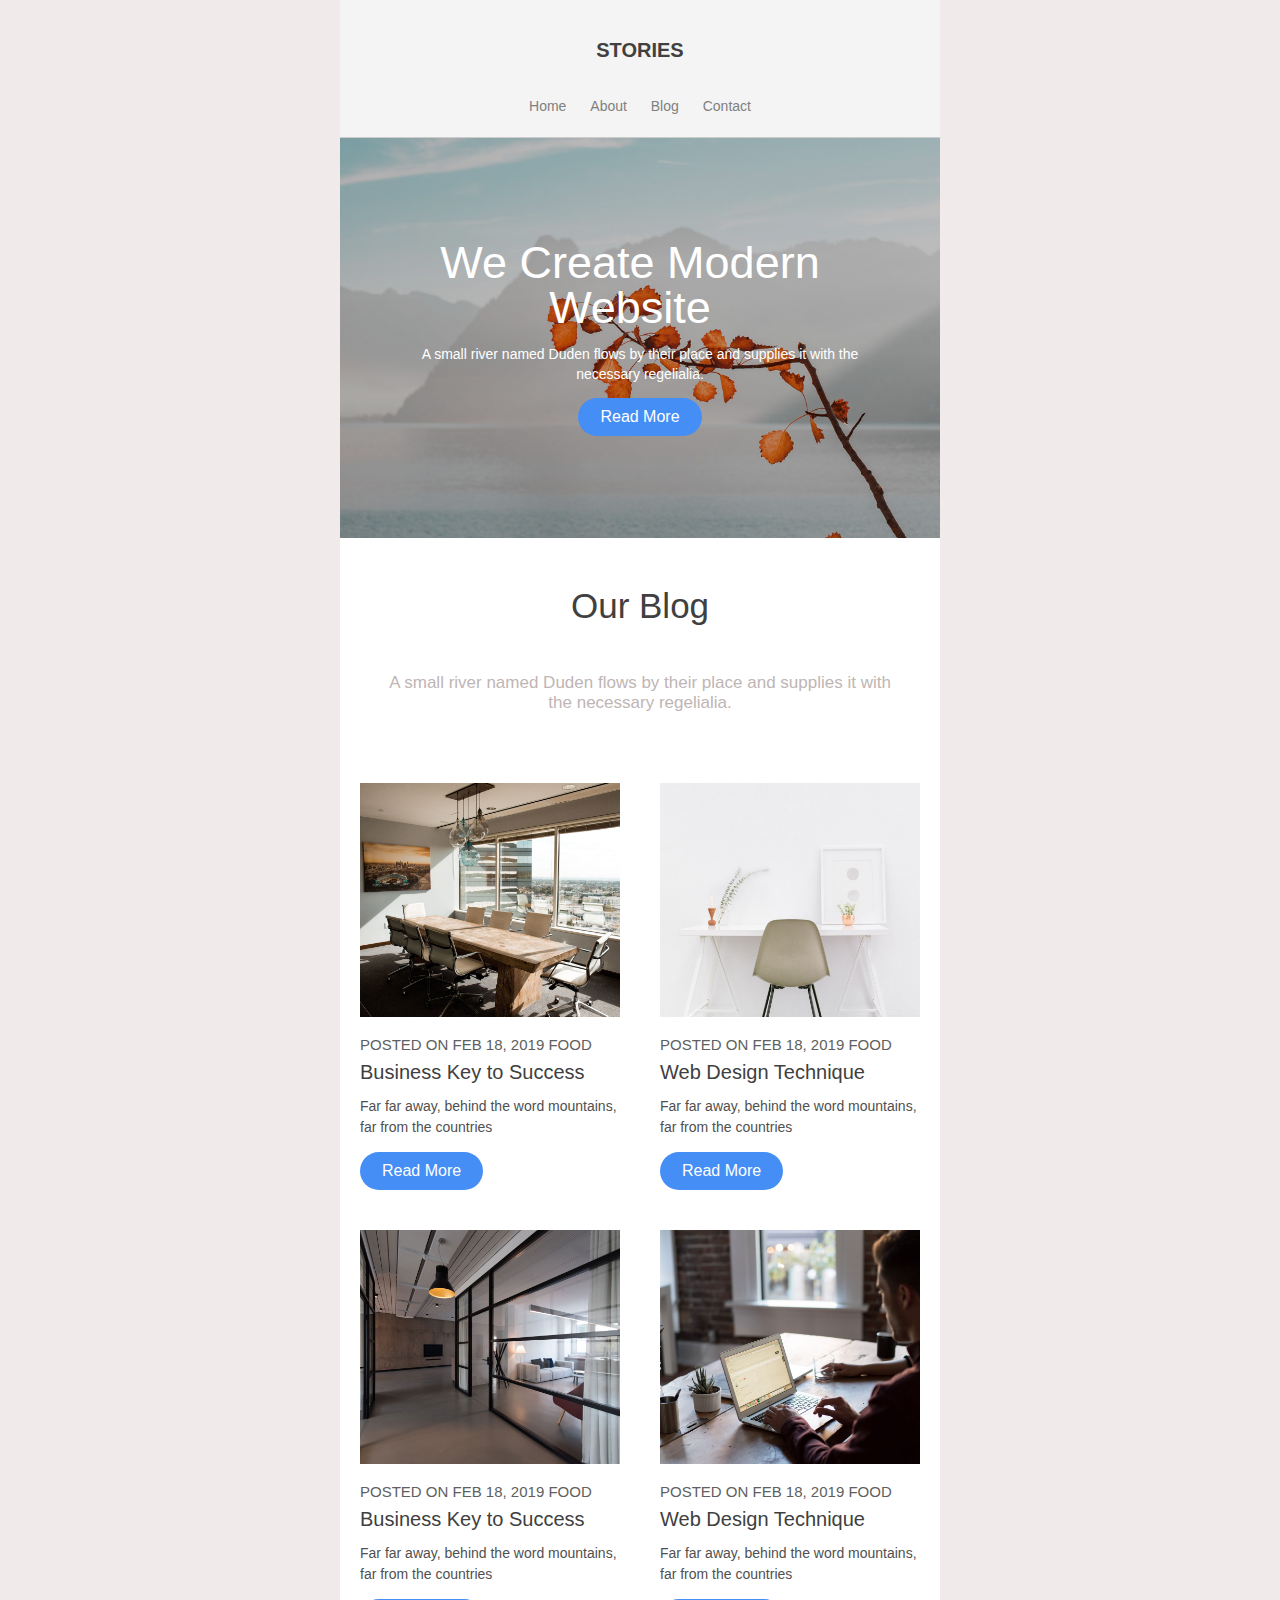
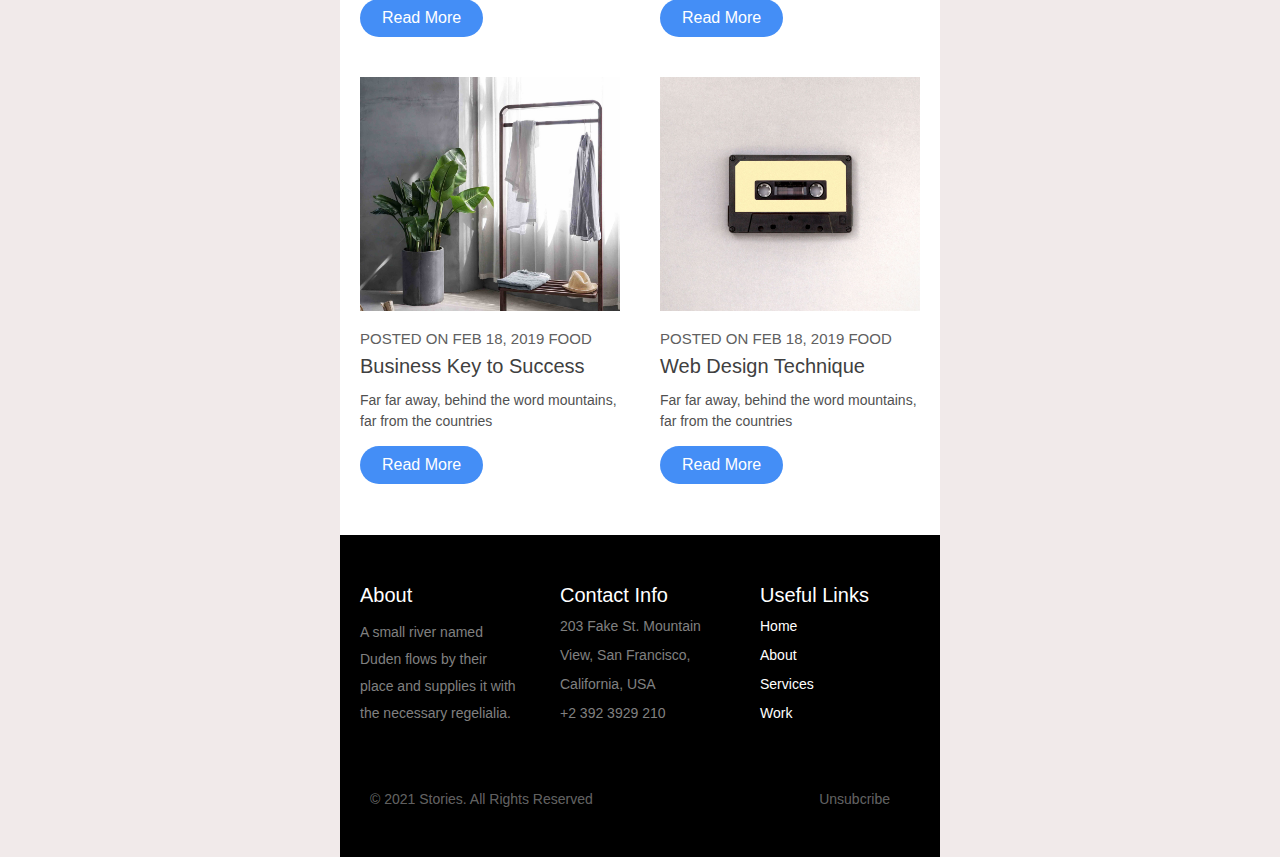
<file: assets/Email_Template/Emai_template_Files/index2.html>
<!DOCTYPE html PUBLIC "-//W3C//DTD XHTML 1.0 Transitional//EN" "http://www.w3.org/TR/xhtml1/DTD/xhtml1-transitional.dtd">
<html xmlns="http://www.w3.org/1999/xhtml">
	<head>
        <meta http-equiv="Content-Type" content="text/html; charset=UTF-8" />
        <title>STORIES Email Template</title>
		<link rel="shortcut icon" href="../../img/Favicon.png" type="image/x-icon">
        <style type="text/css">
			/* /\/\/\/\/\/\/\/\/ CLIENT-SPECIFIC STYLES /\/\/\/\/\/\/\/\/ */
			#outlook a{padding:0;}
			.ReadMsgBody{width:100%;} .ExternalClass{width:100%;} 
			.ExternalClass, .ExternalClass p, .ExternalClass span, .ExternalClass font, .ExternalClass td, .ExternalClass div {line-height: 100%;}
			body, table, td, p, a, li, blockquote{-webkit-text-size-adjust:100%; -ms-text-size-adjust:100%;} 
			
			img{-ms-interpolation-mode:bicubic;} 

			/* /\/\/\/\/\/\/\/\/ RESET STYLES /\/\/\/\/\/\/\/\/ */
			body{margin:0; padding:0;}
			img{border:0; height:auto; line-height:100%; outline:none; text-decoration:none;}
			table{border-collapse:collapse !important;}
			body, #bodyTable, #bodyCell{height:100% !important; margin:0; padding:0; width:100% !important;}

             button{
				border:none;
				border-radius: 30px;
				background: #448ef6;
				color: #ffffff;
				padding: 10px 22px;
                display: inline-block;
				font-size: 16px;
				cursor: pointer;
			 }

			 p{
				 font-size: 14px;
				 font-weight: normal;
				 
			 }
			 a{
				 text-decoration: none;
			 }

			/* /\/\/\/\/\/\/\/\/ TEMPLATE STYLES /\/\/\/\/\/\/\/\/ */

			/* ========== Page Styles ========== */

			#templateContainer{width:600px; background-color: #fff;}
           
			body, #bodyTable{
				background-color:#f1eaea;
			
			}

			#bodyCell{
				border: none;
			}
		
			h1{
				color:#202020 !important;
				display:block;
				font-family:Helvetica;
				font-size:26px;
				font-style:normal;
				font-weight:normal;
				line-height:100%;
				letter-spacing:normal;
				margin-top:0;
				margin-right:0;
				margin-bottom:10px;
				margin-left:0;
				text-align:left;
			}

			h2{
				color:#404040 !important;
				display:block;
				font-family:Helvetica;
				font-size:20px;
				font-style:normal;
				font-weight:normal;
				line-height:100%;
				letter-spacing:normal;
				margin-top:0;
				margin-right:0;
				margin-bottom:10px;
				margin-left:0;
				text-align:left;
			}

			h3{
				color:#606060 !important;
				display:block;
				font-family:Helvetica;
				font-size:15px;
				font-style:normal;
				font-weight:normal;
				line-height:100%;
				letter-spacing:normal;
				margin-top:0;
				margin-right:0;
				margin-bottom:10px;
				margin-left:0;
				text-align:left;
			}

			h4{
				color:#808080 !important;
				display:block;
				font-family:Helvetica;
				font-size:14px;
				font-style:italic;
				font-weight:normal;
				line-height:100%;
				letter-spacing:normal;
				margin-top:0;
				margin-right:0;
				margin-bottom:10px;
				margin-left:0;
				text-align:left;
			}

			/* ========== Header Styles ========== */
			#templatePreheader{
				background-color:#F4F4F4;
				border-bottom:1px solid #CCCCCC;
			}

			.preheaderContent{
				color:#808080;
				font-family:Helvetica;
				font-size:10px;
				line-height:125%;
				text-align:center;
			}

			.preheaderContent a:link, .preheaderContent a:visited,preheaderContent a .yshortcuts /{
				color:#606060;
				font-weight:normal;
				text-decoration:underline;
			}

			#templateHeader{
				background-color:#fff;
			}

			.headerContent{
				background-image:linear-gradient(rgba(0, 0, 0, 0.26), rgba(0, 0, 0, 0.26)) , url("img/bg_1.jpg");
				width:100%;
				height:400px;
				background-size:cover;
				color:#505050;
				font-family:Helvetica;
				font-size:20px;
				font-weight:bold;
				line-height:100%;
				padding-top:0;
				padding-right:0;
				padding-bottom:0;
				padding-left:0;
				text-align:left;
				vertical-align:middle;
			}

			.headerContent a:link, .headerContent a:visited, .headerContent a .yshortcuts{
				color:#EB4102;
				font-weight:normal;
				text-decoration:underline;
			}

			#headerImage{
				
				height:auto;
				max-width:600px;
			}

			/* ========== Column Styles ========== */

			.templateColumnContainer{width:260px;}

			#templateColumns{
				background-color:#fff;
				
			}

			.leftColumnContent{
				color:#505050;
				font-family:Helvetica;
				font-size:14px;
				line-height:150%;
				padding-top:0;
				padding-right:20px;
				padding-bottom:20px;
				padding-left:20px;
				text-align:left;
			}

			.leftColumnContent a:link, .leftColumnContent a:visited, .leftColumnContent a .yshortcuts{
				color:#EB4102;
				font-weight:normal;
				text-decoration:underline;
			}

			.rightColumnContent{
				color:#505050;
				font-family:Helvetica;
				font-size:14px;
				line-height:150%;
				padding-top:0;
				padding-right:20px;
				padding-bottom:20px;
				padding-left:20px;
				text-align:left;
			}

			.rightColumnContent a:link, .rightColumnContent a:visited, .rightColumnContent a .yshortcuts{
				color:#EB4102;
				font-weight:normal;
				text-decoration:underline;
			}

			.leftColumnContent img, .rightColumnContent img{
				display:inline;
				height:auto;
				max-width:260px;
			}

			/* ========== Footer Styles ========== */

			#templateFooter{
				background-color:#F4F4F4;
				border-top:1px solid #FFFFFF;
			}

			.footerContent{
				color:#808080;
				font-family:Helvetica;
				font-size:10px;
				line-height:150%;
				padding-top:20px;
				padding-right:20px;
				padding-bottom:20px;
				padding-left:20px;
				text-align:left;
			}

			.footerContent a:link, .footerContent a:visited, .footerContent a .yshortcuts, .footerContent a span{
				color:#606060;
				font-weight:normal;
				text-decoration:underline;
			}

			/* /\/\/\/\/\/\/\/\/ MOBILE STYLES /\/\/\/\/\/\/\/\/ */

            @media only screen and (max-width: 480px){
				/* /\/\/\/\/\/\/ CLIENT-SPECIFIC MOBILE STYLES /\/\/\/\/\/\/ */

				body, table, td, p, a, li, blockquote{-webkit-text-size-adjust:none !important;}
                body{width:100% !important; min-width:100% !important;} 

				/* /\/\/\/\/\/\/ MOBILE TEMPLATE STYLES /\/\/\/\/\/\/ */

				/* ======== Page Styles ======== */

				#templateContainer{
					max-width:600px !important;
					width:100% !important;
				}

				h1{
					font-size:24px !important;
					line-height:100% !important;
				}

				h2{
					font-size:20px !important;
					line-height:100% !important;
				}

				h3{
					font-size:18px !important;
					line-height:100% !important;
				}

				h4{
					font-size:16px !important;
					line-height:100% !important;
				}

				/* ======== Header Styles ======== */

				#headerImage{
					height:auto !important;
					max-width:600px !important;
					width:100% !important;
				}

				.headerContent{
					font-size:20px !important;
					line-height:125% !important;
				}

				/* ======== Column Styles ======== */

				.templateColumnContainer{display:block !important; width:100% !important;}

				.columnImage{
					height:auto !important;
					max-width:260px !important;
					width:100% !important;
				}

				.leftColumnContent{
					font-size:16px !important;
					line-height:125% !important;
					text-align: center;
				}

				.leftColumnContent h3{
					text-align: center;
				}

				.leftColumnContent h2{
					text-align: center;
				}
				.leftColumnContent p{
					text-align: center;
				}

				.rightColumnContent{
					font-size:16px !important;
					line-height:125% !important;
					text-align: center;
				}

				.rightColumnContent h3{
					text-align: center;
				}

				.rightColumnContent h2{
					text-align: center;
				}

				.rightColumnContent p{
					text-align: center;
				}
				/* ======== Footer Styles ======== */

				.footerContent{
					font-size:14px !important;
					line-height:115% !important;
				}

				.footerContent a{display:block !important;}

			}
		</style>
    </head>
    <body leftmargin="0" marginwidth="0" topmargin="0" marginheight="0" offset="0">
    	<center>
        	<table align="center" border="0" cellpadding="0" cellspacing="0" height="100%" width="100%" id="bodyTable">
            	<tr>
                	<td align="center" valign="top" id="bodyCell">
                    	<!-- BEGIN TEMPLATE // -->
                    	<table border="0" cellpadding="0" cellspacing="0" id="templateContainer">
                        	<tr>
                            	<td align="center" valign="top">
                                	<!-- BEGIN PREHEADER // -->
                                    <table border="0" cellpadding="0" cellspacing="0" width="100%" id="templatePreheader">
                                        <tr>
                                            <td valign="top" class="preheaderContent" style="padding-top:10px; padding-right:20px; padding-bottom:10px; padding-left:20px;" mc:edit="preheader_content00">
												<h2 style="text-align: center !important;margin-top: 30px;font-weight: bold;">STORIES</h2>
												<p style="color: grey;font-size: 14px;text-decoration: none;margin-top: 40px;">
													<a style="color: grey;font-size: 14px;text-decoration: none;padding: 10px;" href="#">Home</a>
													<a style="color: grey;font-size: 14px;text-decoration: none;padding: 10px;" href="#">About</a>
													<a style="color: grey;font-size: 14px;text-decoration: none;padding: 10px;" href="#">Blog</a>
													<a style="color: grey;font-size: 14px;text-decoration: none;padding: 10px;" href="#">Contact</a>
												</p>
											</td>
                                            
                                        </tr>
                                    </table>
                                    <!-- // END PREHEADER -->
                                </td>
                            </tr>
                        	<tr>
                            	<td align="center" valign="top">
                                	<!-- BEGIN HEADER // -->
                                    <table border="0" cellpadding="0" cellspacing="0" width="100%" id="templateHeader">
                                        <tr>
                                            <td valign="top" class="headerContent">
                                            	<div style="text-align: center;color:#fff">
													<h1  style="text-align: center;color:#fff !important;font-size: 45px !important;margin: auto 20px;width:90%">We Create Modern Website</h1>
													<p style="width:80% ; text-align: center;margin-left: 60px;">A small river named Duden flows by their place and supplies it with the necessary regelialia.</p>
													<button>Read More</button>
												</div>
                                            </td>
                                        </tr>
                                    </table>
                                    <!-- // END HEADER -->
                                </td>
							</tr>
							<tr>
								<td  align="center" valign="top">
                                    <table border="0" cellpadding="0" cellspacing="0" width="100%" id="templateHeader">
                                        <tr>
                                            <td valign="top">
                                            	<div style="text-align: center;color:#fff;margin-top: 50px;">
													<h2 style="text-align: center;font-size: 35px !important;margin: auto 10px;font-weight: normal;">Our Blog</h2>
													<p style="text-align: center;color:rgb(192, 181, 181) !important;font-size: 17px !important;margin: auto 10px;margin-top: 50px;margin-bottom: 50px;padding: 0 30px;font-family: 'Work Sans', sans-serif;;">A small river named Duden flows by their place and supplies it with the necessary regelialia.</p>
													
												</div>
                                            </td>
                                        </tr>
                                    </table>
								</td>
							</tr>
                        	<tr>
                            	<td align="center" valign="top">
                                	<!-- BEGIN COLUMNS // -->
                                    <table border="0" cellpadding="0" cellspacing="0" width="100%" id="templateColumns">
                                    	<tr mc:repeatable>
                                        	<td align="center" valign="top" class="templateColumnContainer" style="padding-top:20px;">
                                            	<table border="0" cellpadding="20" cellspacing="0" width="100%">
                                                	<tr>
                                                    	<td class="leftColumnContent">
                                                        	<img src="img/work-1.jpg" style="max-width:260px;" class="columnImage" mc:label="left_column_image" mc:edit="left_column_image" />
                                                        </td>
                                                    </tr>
                                                    <tr>
                                                    	<td valign="top" class="leftColumnContent" mc:edit="left_column_content">
                                                            <h3>

																POSTED ON FEB 18, 2019 FOOD</h3>
															<h2>Business Key to Success</h2>
															<p>Far far away, behind the word mountains, far from the countries</p>
															<button>Read More</button>
                                                        </td>
                                                    </tr>
                                                </table>
                                            </td>
                                        	<td align="center" valign="top" class="templateColumnContainer" style="padding-top:20px;">
                                            	<table border="0" cellpadding="20" cellspacing="0" width="100%">
                                                	<tr>
                                                    	<td class="rightColumnContent">
                                                        	<img src="img/work-2.jpg" style="max-width:260px;" class="columnImage" mc:label="right_column_image" mc:edit="right_column_image" />
                                                        </td>
                                                    </tr>
                                                    <tr>
                                                    	<td valign="top" class="rightColumnContent" mc:edit="right_column_content">
                                                            <h3>

																POSTED ON FEB 18, 2019 FOOD</h3>
																<h2>Web Design Technique</h2>
																<p>Far far away, behind the word mountains, far from the countries</p>
																<button>Read More</button>
                                                        </td>
                                                    </tr>
                                                </table>
                                            </td>
                                        </tr>
                                    </table>
                                    <!-- // END COLUMNS -->
                                </td>
							</tr>
							<tr>
                            	<td align="center" valign="top">
                                	<!-- BEGIN COLUMNS // -->
                                    <table border="0" cellpadding="0" cellspacing="0" width="100%" id="templateColumns">
                                    	<tr mc:repeatable>
                                        	<td align="center" valign="top" class="templateColumnContainer" style="padding-top:20px;">
                                            	<table border="0" cellpadding="20" cellspacing="0" width="100%">
                                                	<tr>
                                                    	<td class="leftColumnContent">
                                                        	<img src="img/work-3.jpg" style="max-width:260px;" class="columnImage" mc:label="left_column_image" mc:edit="left_column_image" />
                                                        </td>
                                                    </tr>
                                                    <tr>
                                                    	<td valign="top" class="leftColumnContent" mc:edit="left_column_content">
                                                            <h3>

																POSTED ON FEB 18, 2019 FOOD</h3>
															<h2>Business Key to Success</h2>
															<p>Far far away, behind the word mountains, far from the countries</p>
															<button>Read More</button>
                                                        </td>
                                                    </tr>
                                                </table>
                                            </td>
                                        	<td align="center" valign="top" class="templateColumnContainer" style="padding-top:20px;">
                                            	<table border="0" cellpadding="20" cellspacing="0" width="100%">
                                                	<tr>
                                                    	<td class="rightColumnContent">
                                                        	<img src="img/work-4.jpg" style="max-width:260px;" class="columnImage" mc:label="right_column_image" mc:edit="right_column_image" />
                                                        </td>
                                                    </tr>
                                                    <tr>
                                                    	<td valign="top" class="rightColumnContent" mc:edit="right_column_content">
                                                            <h3>

																POSTED ON FEB 18, 2019 FOOD</h3>
																<h2>Web Design Technique</h2>
																<p>Far far away, behind the word mountains, far from the countries</p>
																<button>Read More</button>
                                                        </td>
                                                    </tr>
                                                </table>
                                            </td>
                                        </tr>
                                    </table>
                                    <!-- // END COLUMNS -->
                                </td>
							</tr>
							<tr >
                            	<td align="center" valign="top">
                                	<!-- BEGIN COLUMNS // -->
                                    <table border="0" cellpadding="0" cellspacing="0" width="100%" id="templateColumns" >
                                    	<tr mc:repeatable>
                                        	<td align="center" valign="top" class="templateColumnContainer" style="padding-top:20px; padding-bottom: 30px;">
                                            	<table border="0" cellpadding="20" cellspacing="0" width="100%">
                                                	<tr>
                                                    	<td class="leftColumnContent">
                                                        	<img src="img/work-5.jpg" style="max-width:260px;" class="columnImage" mc:label="left_column_image" mc:edit="left_column_image" />
                                                        </td>
                                                    </tr>
                                                    <tr>
                                                    	<td valign="top" class="leftColumnContent" mc:edit="left_column_content">
                                                            <h3>

																POSTED ON FEB 18, 2019 FOOD</h3>
															<h2>Business Key to Success</h2>
															<p>Far far away, behind the word mountains, far from the countries</p>
															<button>Read More</button>
                                                        </td>
                                                    </tr>
                                                </table>
                                            </td>
                                        	<td align="center" valign="top" class="templateColumnContainer" style="padding-top:20px;padding-bottom: 30px;">
                                            	<table border="0" cellpadding="20" cellspacing="0" width="100%">
                                                	<tr>
                                                    	<td class="rightColumnContent">
                                                        	<img src="img/work-6.jpg" style="max-width:260px;" class="columnImage" mc:label="right_column_image" mc:edit="right_column_image" />
                                                        </td>
                                                    </tr>
                                                    <tr>
                                                    	<td valign="top" class="rightColumnContent" mc:edit="right_column_content">
                                                            <h3>

																POSTED ON FEB 18, 2019 FOOD</h3>
																<h2>Web Design Technique</h2>
																<p>Far far away, behind the word mountains, far from the countries</p>
																<button>Read More</button>
                                                        </td>
                                                    </tr>
                                                </table>
                                            </td>
                                        </tr>
                                    </table>
                                    <!-- // END COLUMNS -->
                                </td>
                            </tr>
                        	<tr>
                            	<td align="center" valign="top">
                                	<!-- BEGIN FOOTER // -->
                                    <table border="0" cellpadding="0" cellspacing="0" width="100%" id="templateFooter" style="background-color: black;">
                                        <tr>
                                            <td valign="top" width="33.333%" class="footerContent" mc:edit="footer_content00" style="padding:50px 20px; ">
												<h2 style="color: #fff !important;">About</h2>
												<p style="line-height: 27px !important;">A small river named Duden flows by their place and supplies it with the necessary regelialia.</p>
                                            </td>
                                        
                                            <td valign="top" width="33.333%" class="footerContent" style="padding:50px 20px" mc:edit="footer_content01">
												<h2 style="color: #fff !important;">Contact Info</h2>
												<p>203 Fake St. Mountain</p>
												<p>View, San Francisco,</p>
												<p>California, USA</p>
												<p>+2 392 3929 210</p>
                                            </td>
                                      
                                            <td valign="top" width="33.333%" class="footerContent" style="padding:50px 20px" mc:edit="footer_content02">
												<h2 style="color: #fff !important;">Useful Links</h2>
												<p><a  style="color: #fff !important;text-decoration: none;font-size: 14px;" href="#">Home</a></p>
												<p><a  style="color: #fff !important;text-decoration: none;font-size: 14px;" href="#">About</a></p>
												<p><a  style="color: #fff !important;text-decoration: none;font-size: 14px;" href="#">Services</a></p>
												<p><a  style="color: #fff !important;text-decoration: none;font-size: 14px;" href="#">Work</a></p>
                                            </td>
                                        </tr>
									</table>
                                </td>
                            </tr>
							<tr>
								<td align="center" valign="top">
									<table border="0" cellpadding="0" cellspacing="0" width="100%" style="background-color: black;font-family: sans-serif;">
									<tr>
									<td valign="top" width="50%" style="padding-bottom: 50px;">
										<p style="text-align: left; margin:0 30px;color:rgba(255,255,255,.4);">&copy; 2021 Stories. All Rights Reserved</p>
									</td>
									<td valign="top" width="50%">
										<p style="margin:0 50px;text-align: right;"><a style="color: rgba(255,255,255,.4);" href="#" >Unsubcribe</a></p>
									</td>
								  </tr>
								  </table>
								</td>
							</tr>
                        </table>
                        <!-- // END FOOTER -->
                    </td>
                </tr>
            </table>
        </center>
    </body>
</html>
</file>
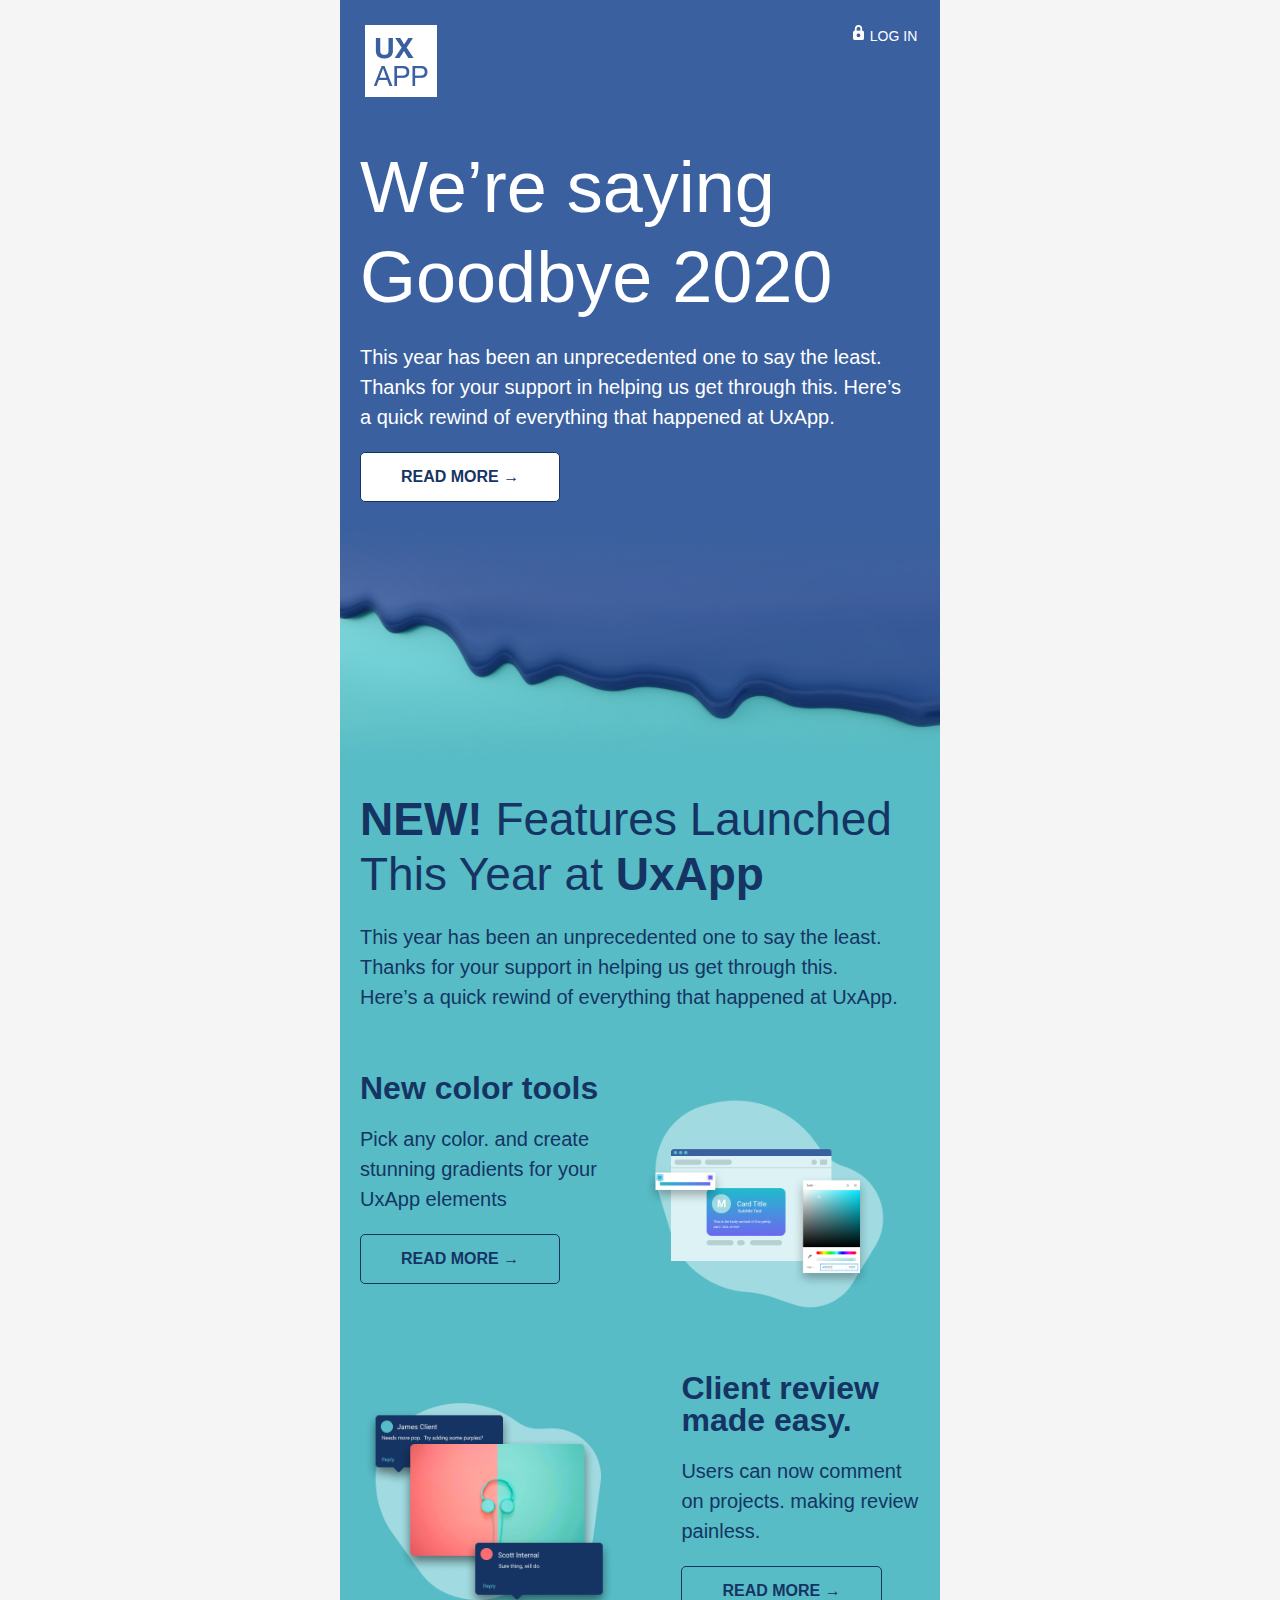
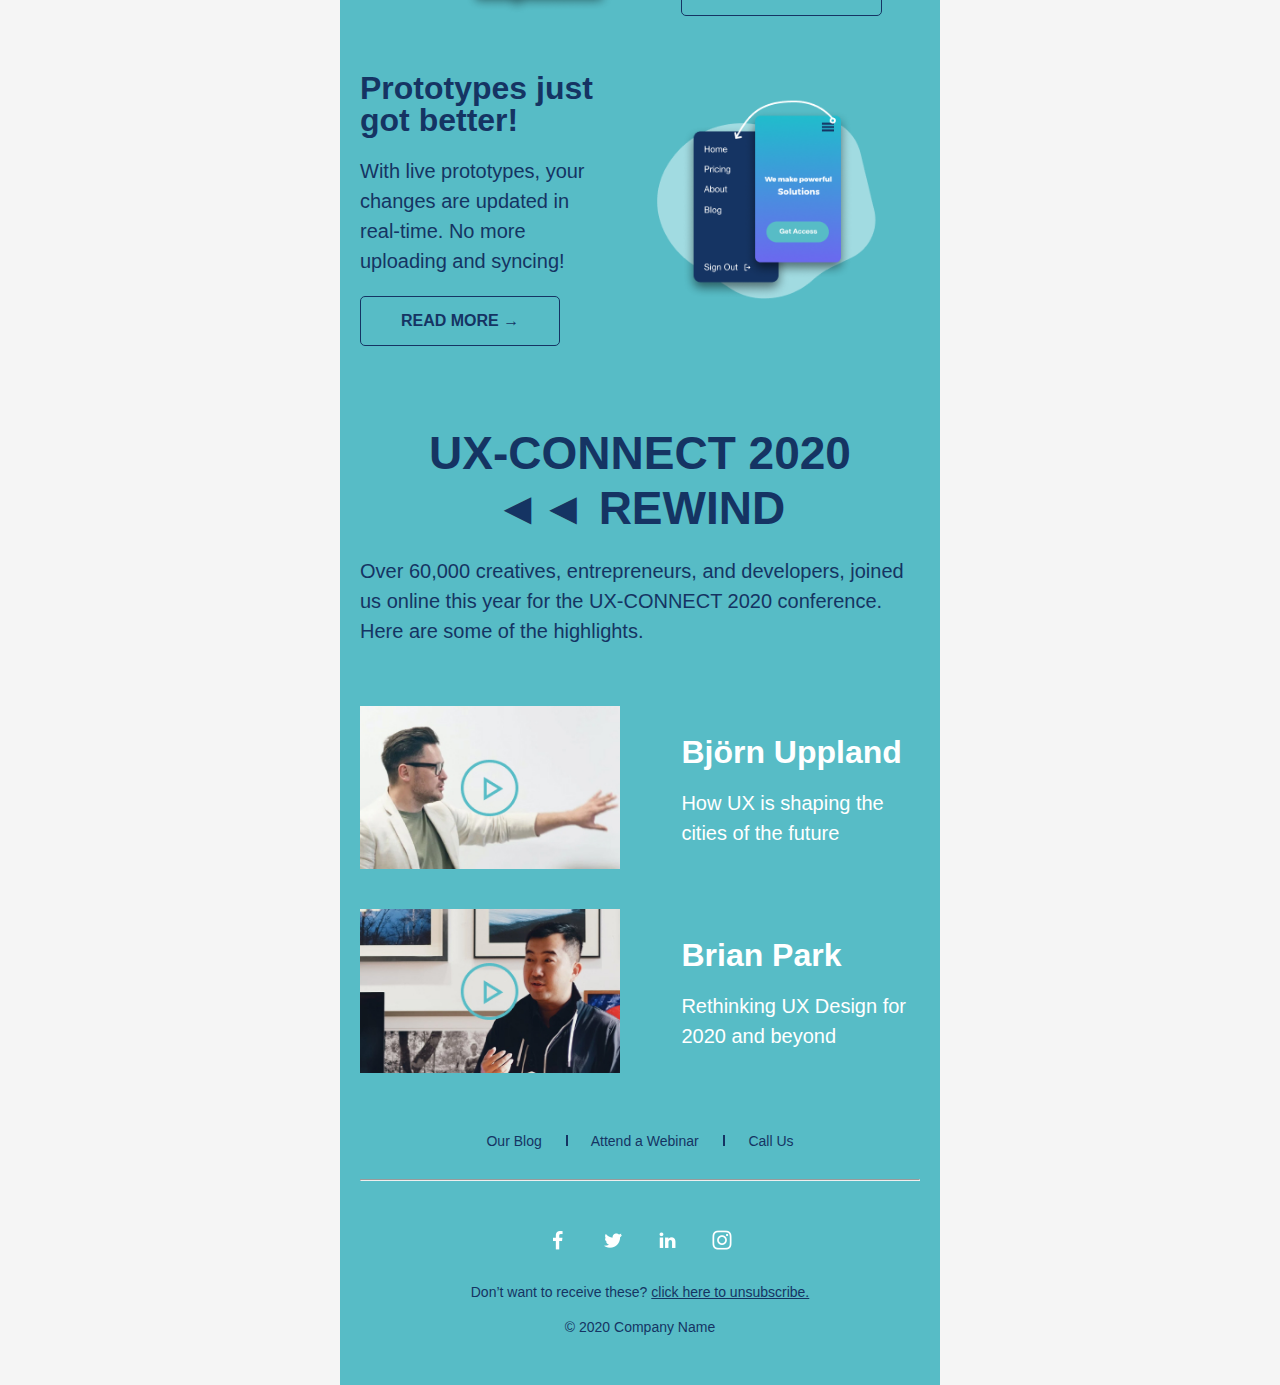
<file: assets/Email_Template/Emai_template_Files/index3.html>
<!DOCTYPE html PUBLIC "-//W3C//DTD XHTML 1.0 Transitional//EN" "http://www.w3.org/TR/xhtml1/DTD/xhtml1-transitional.dtd">
<html xmlns="http://www.w3.org/1999/xhtml">
	<head>
        <meta http-equiv="Content-Type" content="text/html; charset=UTF-8" />
		<link rel="shortcut icon" href="../../img/Favicon.png" type="image/x-icon">
        <title>UX App Email Template</title>
        <style type="text/css">
			/* /\/\/\/\/\/\/\/\/ CLIENT-SPECIFIC STYLES /\/\/\/\/\/\/\/\/ */
			#outlook a{padding:0;}
			.ReadMsgBody{width:100%;} .ExternalClass{width:100%;}
			.ExternalClass, .ExternalClass p, .ExternalClass span, .ExternalClass font, .ExternalClass td, .ExternalClass div {line-height: 100%;}
			body, table, td, p, a, li, blockquote{-webkit-text-size-adjust:100%; -ms-text-size-adjust:100%;} 

			img{-ms-interpolation-mode:bicubic;}
			/* /\/\/\/\/\/\/\/\/ RESET STYLES /\/\/\/\/\/\/\/\/ */
			body{margin:0; padding:0;}
			img{border:0; height:auto; line-height:100%; outline:none; text-decoration:none;}
			table{border-collapse:collapse !important;}
			body, #bodyTable, #bodyCell{height:100% !important; margin:0; padding:0; width:100% !important;}

			/* /\/\/\/\/\/\/\/\/ TEMPLATE STYLES /\/\/\/\/\/\/\/\/ */
			/* ========== Page Styles ========== */
			#templateContainer{width:600px;}

			body, #bodyTable{
				background-color:#f5f5f5;
			}

			h1{
				color:#fff !important;
				display:block;
				font-family:Helvetica;
				font-size:72px;
				font-style:normal;
				font-weight:normal;
				line-height:90px;
				letter-spacing:normal;
				margin-top:0;
				margin-right:0;
				margin-bottom:10px;
				margin-left:0;
				text-align:left;
			}

			h2{
				color:#153463 !important;
				display:block;
				font-family:Helvetica;
				font-size:46px;
				font-style:normal;
				font-weight:bold;
				line-height:55px;
				letter-spacing:normal;
				margin-top:0;
				margin-right:0;
				margin-bottom:10px;
				margin-left:0;
				text-align:left;
			}

			h3{
				color:#153463 !important;
				display:block;
				font-family:Helvetica;
				font-size:32px;
				font-style:normal;
				font-weight:bolder;
				line-height:100%;
				letter-spacing:normal;
				margin-top:0;
				margin-right:0;
				margin-bottom:10px;
				margin-left:0;
				text-align:left;
			}

		
			h4{
				color:#808080 !important;
				display:block;
				font-family:Helvetica;
				font-size:14px;
				font-style:italic;
				font-weight:normal;
				line-height:100%;
				letter-spacing:normal;
				margin-top:0;
				margin-right:0;
				margin-bottom:10px;
				margin-left:0;
				text-align:left;
			}

            a{
                text-decoration: none !important;
                color: #153463 !important;
            }

            p{
                font-size: 20px !important;
                color:#153463;
                line-height: 30px;
            }

            button{
                padding: 15px 40px;
                border: 1px solid #153463;
                border-radius: 5px;
                background-color: #fff;
            }

			/* ========== Header Styles ========== */
			#templatePreheader{
				background-color:#3a609f;
			}

			.preheaderContent{
				color:#808080;
				font-family:Helvetica;
				font-size:10px;
				line-height:125%;
				text-align:left;
			}

			.preheaderContent a:link, .preheaderContent a:visited, .preheaderContent a .yshortcuts{
				color:#606060;
				font-weight:normal;
				text-decoration:underline;
			}

			#templateHeader{
				background-color:#F4F4F4;
			}

			.headerContent{
				color:#505050;
				font-family:Helvetica;
				font-size:20px;
				font-weight:bold;
				line-height:100%;
				padding-top:0;
				padding-right:0;
				padding-bottom:0;
				padding-left:0;
				text-align:left;
				vertical-align:middle;
			}

			.headerContent a:link, .headerContent a:visited, .headerContent a .yshortcuts{
				color:#EB4102;
				font-weight:normal;
				text-decoration:underline;
			}

			#headerImage{
				height:auto;
				max-width:600px;
			}

			/* ========== Body Styles ========== */
			#templateBody{
				background-color:#3a609f;
				
			}

			.bodyContent{
				color:#505050;
				font-family:Helvetica;
				font-size:16px;
				line-height:150%;
				padding-top:20px;
				padding-right:20px;
				padding-bottom:20px;
				padding-left:20px;
				text-align:left;
			}

			.bodyContent a:link, .bodyContent a:visited, .bodyContent a .yshortcuts{
				color:#EB4102;
				font-weight:normal;
				text-decoration:underline;
			}

			.bodyContent img{
				display:inline;
				height:auto;
				max-width:560px;
			}

			/* ========== Column Styles ========== */
			.templateColumnContainer{width:260px;}

			#templateColumns{
				background-color:#57bcc6;
			}

			.leftColumnContent{
				color:#505050;
				font-family:Helvetica;
				font-size:14px;
				line-height:150%;
				padding-top:0;
				padding-right:20px;
				padding-bottom:20px;
				padding-left:20px;
				text-align:left;
			}

			.leftColumnContent a:link, .leftColumnContent a:visited, .leftColumnContent a .yshortcuts{
				color:#EB4102;
				font-weight:normal;
				text-decoration:underline;
			}

			.rightColumnContent{
				color:#505050;
				font-family:Helvetica;
				font-size:14px;
				line-height:150%;
				padding-top:0;
				padding-right:20px;
				padding-bottom:20px;
				padding-left:20px;
				text-align:left;
			}

			.rightColumnContent a:link, .rightColumnContent a:visited, .rightColumnContent a .yshortcuts{
				color:#EB4102;
				font-weight:normal;
				text-decoration:underline;
			}

			.leftColumnContent img, .rightColumnContent img{
				display:inline;
				height:auto;
				max-width:260px;
			}

			/* ========== Footer Styles ========== */
			#templateFooter{
				background-color:#57bcc6;
			
			}

			.footerContent{
				color:#808080;
				font-family:Helvetica;
				font-size:10px;
				line-height:150%;
				padding-top:20px;
				padding-right:20px;
				padding-bottom:20px;
				padding-left:20px;
				text-align:left;
			}

			.footerContent a:link, .footerContent a:visited, .footerContent a .yshortcuts, .footerContent a span{
				color:#606060;
				font-weight:normal;
				text-decoration:underline;
			}

			/* /\/\/\/\/\/\/\/\/ MOBILE STYLES /\/\/\/\/\/\/\/\/ */
            @media only screen and (max-width: 480px){
				/* /\/\/\/\/\/\/ CLIENT-SPECIFIC MOBILE STYLES /\/\/\/\/\/\/ */
				body, table, td, p, a, li, blockquote{-webkit-text-size-adjust:none !important;}
                body{width:100% !important; min-width:100% !important;}

				/* /\/\/\/\/\/\/ MOBILE TEMPLATE STYLES /\/\/\/\/\/\/ */
				/* ======== Page Styles ======== */

				#templateContainer{
					max-width:600px !important;
					width:100% !important;
				}

				h1{
					font-size:45px !important;
					line-height:100% !important;
				}

				h2{
					font-size:30px !important;
					line-height:100% !important;
				}

				h3{
					font-size:25px !important;
					line-height:100% !important;
				}

				h4{
					font-size:16px !important;
					line-height:100% !important;
				}

				/* ======== Header Styles ======== */
				#headerImage{
					height:auto !important;
					max-width:600px !important;
					width:100% !important;
				}

				.headerContent{
					font-size:20px !important;
					line-height:125% !important;
				}

				/* ======== Body Styles ======== */
				.bodyContent{
					font-size:18px !important;
					line-height:125% !important;
				}

				/* ======== Column Styles ======== */
				.templateColumnContainer{display:block !important; width:100% !important;}

				.columnImage{
					height:auto !important;
					max-width:480px !important;
					width:100% !important;
				}

				.leftColumnContent{
					font-size:16px !important;
					line-height:125% !important;
				}

				.rightColumnContent{
					font-size:16px !important;
					line-height:125% !important;
				}

				/* ======== Footer Styles ======== */
				.footerContent{
					font-size:14px !important;
					line-height:115% !important;
				}
			}
		</style>
    </head>
    <body leftmargin="0" marginwidth="0" topmargin="0" marginheight="0" offset="0">
    	<center>
        	<table align="center" border="0" cellpadding="0" cellspacing="0" height="100%" width="100%" id="bodyTable">
            	<tr>
                	<td align="center" valign="top" id="bodyCell">
                    	<!-- BEGIN TEMPLATE // -->
                    	<table border="0" cellpadding="0" cellspacing="0" id="templateContainer">
                            <!--@@@@@@@@@@@@@@@ BEGIN PREHEADER @@@@@@@@@@@@@// -->
                        	<tr>
                            	<td align="center" valign="top">
                                	<!-- BEGIN PREHEADER // -->
                                    <table border="0" cellpadding="0" cellspacing="0" width="100%" id="templatePreheader">
                                        <tr>
                                            <td valign="top" class="preheaderContent" style="padding-top:10px; padding-right:20px; padding-bottom:10px; padding-left:20px;" mc:edit="preheader_content00">
                                                <img style="width:100%; height:auto; max-width: 72px; display: block; padding: 15px 5px ;" src="img/ux-app.png" alt="logo">
                                            </td>
                                            <!-- *|IFNOT:ARCHIVE_PAGE|* -->
                                            <td valign="top" width="180" class="preheaderContent" style="padding-top:24px;  " mc:edit="preheader_content01">
                                                <a style="padding-left:90px;" href="#">
                                                    <img src="img/lock.png" alt="">
                                                    <span style="font-size: 14px; color: #fff; ">LOG IN</span>
                                                </a>
                                            </td>
                                            <!-- *|END:IF|* -->
                                        </tr>
                                    </table>
                                    <!-- // END PREHEADER -->
                                </td>
                            </tr>
                        	
                            <!--@@@@@@@@@@@@@@@ BEGIN Goodbye @@@@@@@@@@@@@// -->
                        	<tr>
                            	<td align="center" valign="top">
                                	<!-- BEGIN BODY // -->
                                    <table border="0" cellpadding="0" cellspacing="0" width="100%" id="templateBody">
                                        <tr>
                                            <td valign="top" class="bodyContent" mc:edit="body_content">
                                                <h1>We’re saying <br> Goodbye 2020</h1>
                                                <p style="color: #fff !important; padding-right: 10px;">This year has been an unprecedented one to say the least. Thanks for your support in helping us get through this. Here’s a quick rewind of everything that happened at UxApp.</p>
                                                <button><a style="font-weight: bold !important; color:#3a609f; font-size: 16px;" href="#">READ MORE →</a></button>
                                            </td>
                                        </tr>
                                    </table>
                                    <!-- // END BODY -->
                                </td>
                            </tr>

                            <!--@@@@@@@@@@@@@@@ BEGIN Goodbye Image @@@@@@@@@@@@@// -->
                            <tr>
                            	<td align="center" valign="top">
                                    <table border="0" cellpadding="0" cellspacing="0" width="100%" id="templateHeader">
                                        <tr>
                                            <td valign="top" class="headerContent">
                                            	<img src="img/drip3.jpg" style="max-width:600px;" id="headerImage" mc:label="header_image" mc:edit="header_image" mc:allowdesigner mc:allowtext />
                                            </td>
                                        </tr>
                                    </table>
                                </td>
                            </tr>

                            <!--@@@@@@@@@@@@@@@ BEGIN NEW! Features @@@@@@@@@@@@@// -->
                            <tr>
                            	<td align="center" valign="top">
                                	<!-- BEGIN BODY // -->
                                    <table border="0" cellpadding="0" cellspacing="0" width="100%" id="templateBody" style="background-color:#57bcc6 ;">
                                        <tr>
                                            <td valign="top" class="bodyContent" mc:edit="body_content">
                                                <h2 style="font-weight: normal !important;">
                                                    <strong>NEW!</strong> Features Launched This Year at <strong>UxApp</strong>
                                                    </h2>
                                                <p style=" padding-right: 22px;">This year has been an unprecedented one to say the least. Thanks for your support in helping us get through this. Here’s a quick rewind of everything that happened at UxApp.</p>
                                            </td>
                                        </tr>
                                    </table>
                                    <!-- // END BODY -->
                                </td>
                            </tr>

                             <!--@@@@@@@@@@@@@@@ BEGIN COLUMNS @@@@@@@@@@@@@// -->
                        	<tr>
                            	<td align="center" valign="top">
                                	<!-- BEGIN COLUMNS // -->
                                    <table border="0" cellpadding="0" cellspacing="0" width="100%" id="templateColumns">
                                    	<tr mc:repeatable>
                                        	<td align="center" valign="top" class="templateColumnContainer" style="padding-top:20px;">
                                            	<table border="0" cellpadding="20" cellspacing="0" width="100%">
                                                    <tr>
                                                    	<td valign="top" class="leftColumnContent" mc:edit="left_column_content">
                                                            <h3>New color tools</h3>
                                                            <p>Pick any color. and create stunning gradients for your UxApp elements</p>
                                                            <button style="background: transparent !important;"><a style="font-weight: bold !important; color:#3a609f; font-size: 16px;" href="#">READ MORE →</a></button>
                                                        </td>
                                                    </tr>
                                                </table>
                                            </td>
                                        	<td align="center" valign="top" class="templateColumnContainer" style="padding-top:20px;">
                                            	<table border="0" cellpadding="20" cellspacing="0" width="100%">
                                                	<tr>
                                                    	<td class="rightColumnContent">
                                                        	<img src="img/Frame_27.png" style="max-width:260px;" class="columnImage" mc:label="right_column_image" mc:edit="right_column_image" />
                                                        </td>
                                                    </tr>
                                                </table>
                                            </td>
                                        </tr>
                                    </table>
                                    <!-- // END COLUMNS -->
                                </td>
                            </tr>

                            <tr>
                            	<td align="center" valign="top">
                                	<!-- BEGIN COLUMNS // -->
                                    <table border="0" cellpadding="0" cellspacing="0" width="100%" id="templateColumns">
                                    	<tr mc:repeatable>
                                        	<td align="center" valign="top" class="templateColumnContainer" style="padding-top:20px;">
                                            	<table border="0" cellpadding="20" cellspacing="0" width="100%">
                                                    <tr>
                                                    	<td class="rightColumnContent">
                                                        	<img src="img/Frame_28.png" style="max-width:260px;" class="columnImage" mc:label="right_column_image" mc:edit="right_column_image" />
                                                        </td>
                                                    </tr>
                                                </table>
                                            </td>
                                        	<td align="center" valign="top" class="templateColumnContainer" style="padding-top:20px;">
                                            	<table border="0" cellpadding="20" cellspacing="0" width="100%">
                                                	<tr>
                                                    	<td valign="top" class="leftColumnContent" mc:edit="left_column_content">
                                                            <h3>Client review made easy.</h3>
                                                            <p>Users can now comment on projects. making review painless.</p>
                                                            <button style="background: transparent !important;"><a style="font-weight: bold !important; color:#3a609f; font-size: 16px;" href="#">READ MORE →</a></button>
                                                        </td>
                                                    </tr>
                                                </table>
                                            </td>
                                        </tr>
                                    </table>
                                    <!-- // END COLUMNS -->
                                </td>
                            </tr>

                            <tr>
                            	<td align="center" valign="top">
                                	<!-- BEGIN COLUMNS // -->
                                    <table border="0" cellpadding="0" cellspacing="0" width="100%" id="templateColumns">
                                    	<tr mc:repeatable>
                                        	<td align="center" valign="top" class="templateColumnContainer" style="padding-top:20px;">
                                            	<table border="0" cellpadding="20" cellspacing="0" width="100%">
                                                    <tr>
                                                    	<td valign="top" class="leftColumnContent" mc:edit="left_column_content">
                                                            <h3>Prototypes just got better!</h3>
                                                            <p>With live prototypes, your changes are updated in real-time. No more uploading and syncing!</p>
                                                            <button style="background: transparent !important;"><a style="font-weight: bold !important; color:#3a609f; font-size: 16px;" href="#">READ MORE →</a></button>
                                                        </td>
                                                    </tr>
                                                </table>
                                            </td>
                                        	<td align="center" valign="top" class="templateColumnContainer" style="padding-top:20px;">
                                            	<table border="0" cellpadding="20" cellspacing="0" width="100%">
                                                	<tr>
                                                    	<td class="rightColumnContent">
                                                        	<img src="img/Frame_29.png" style="max-width:260px;" class="columnImage" mc:label="right_column_image" mc:edit="right_column_image" />
                                                        </td>
                                                    </tr>
                                                </table>
                                            </td>
                                        </tr>
                                    </table>
                                    <!-- // END COLUMNS -->
                                </td>
                            </tr>

                             <!--@@@@@@@@@@@@@@@ BEGIN UX-CONNECT @@@@@@@@@@@@@// -->
                             <tr>
                            	<td align="center" valign="top">
                                	<!-- BEGIN BODY // -->
                                    <table border="0" cellpadding="0" cellspacing="0" width="100%" id="templateBody" style="background-color:#57bcc6 ;">
                                        <tr>
                                            <td valign="top" class="bodyContent" mc:edit="body_content">
                                                <h2 style="text-align: center; padding-top: 40px !important;">
                                                    UX-CONNECT 2020 <br> ◄◄ REWIND
                                                    </h2>
                                                <p>Over 60,000 creatives, entrepreneurs, and developers, joined us online this year for the UX-CONNECT 2020 conference. Here are some of the highlights.</p>
                                            </td>
                                        </tr>
                                    </table>
                                    <!-- // END BODY -->
                                </td>
                            </tr>

                            <tr>
                            	<td align="center" valign="top">
                                	<!-- BEGIN COLUMNS // -->
                                    <table border="0" cellpadding="0" cellspacing="0" width="100%" id="templateColumns">
                                    	<tr mc:repeatable>
                                        	<td align="center" valign="top" class="templateColumnContainer" style="padding-top:20px;">
                                            	<table border="0" cellpadding="20" cellspacing="0" width="100%">
                                                    <tr>
                                                    	<td class="rightColumnContent">
                                                        	<img src="img/bjorn.jpg" style="max-width:260px;" class="columnImage" mc:label="right_column_image" mc:edit="right_column_image" />
                                                        </td>
                                                    </tr>
                                                </table>
                                            </td>
                                        	<td align="center" valign="top" class="templateColumnContainer" style="padding-top:50px;">
                                            	<table border="0" cellpadding="20" cellspacing="0" width="100%">
                                                	<tr>
                                                    	<td valign="top" class="leftColumnContent" mc:edit="left_column_content">
                                                            <h3 style="color: #fff !important;">Björn Uppland</h3>
                                                            <p style="color: #fff !important;">How UX is shaping the cities of the future</p>
                                                        </td>
                                                    </tr>
                                                </table>
                                            </td>
                                        </tr>
                                    </table>
                                    <!-- // END COLUMNS -->
                                </td>
                            </tr>

                            <tr>
                            	<td align="center" valign="top">
                                	<!-- BEGIN COLUMNS // -->
                                    <table border="0" cellpadding="0" cellspacing="0" width="100%" id="templateColumns">
                                    	<tr mc:repeatable>
                                        	<td align="center" valign="top" class="templateColumnContainer" style="padding-top:20px;">
                                            	<table border="0" cellpadding="20" cellspacing="0" width="100%">
                                                    <tr>
                                                    	<td class="rightColumnContent">
                                                        	<img src="img/brian.jpg" style="max-width:260px;" class="columnImage" mc:label="right_column_image" mc:edit="right_column_image" />
                                                        </td>
                                                    </tr>
                                                </table>
                                            </td>
                                        	<td align="center" valign="top" class="templateColumnContainer" style="padding-top:50px;">
                                            	<table border="0" cellpadding="20" cellspacing="0" width="100%">
                                                	<tr>
                                                    	<td valign="top" class="leftColumnContent" mc:edit="left_column_content">
                                                            <h3 style="color: #fff !important;">Brian Park</h3>
                                                            <p style="color: #fff !important;">Rethinking UX Design for 2020 and beyond</p>
                                                        </td>
                                                    </tr>
                                                </table>
                                            </td>
                                        </tr>
                                    </table>
                                    <!-- // END COLUMNS -->
                                </td>
                            </tr>

                            <tr>
                            	<td align="center" valign="top">
                                	<!-- BEGIN COLUMNS // -->
                                    <table border="0" cellpadding="0" cellspacing="0" width="100%" id="templateColumns" style=" font-family:Helvetica; font-size: 14px;">
                                    	<tr mc:repeatable>
                                        	<td align="center" valign="top" style="padding-top:20px; padding-bottom: 0;">
                                            	<table border="0" cellpadding="20" cellspacing="0" width="100%" >
                                                    <tr>
                                                    	<td style=" text-align: center;">
                                                        	<a href="#">Our Blog </a>
                                                            <span style="width: 2px; height: 11px; background: #153463; display: inline-block;; margin: 0 20px;"></span>
                                                            <a href="#">Attend a Webinar</a>
                                                            <span style="width: 2px; height: 11px; background: #153463; display: inline-block;; margin: 0 20px;"></span>
                                                            <a href="tel:12345678">Call Us</a>
                                                        </td>
                                                    </tr>
                                                </table>
                                            </td>
                                        </tr>
                                    </table>
                                    <!-- // END COLUMNS -->
                                </td>
                            </tr>

                            <tr>
                            	<td align="center" valign="top">
                                	<!-- BEGIN COLUMNS // -->
                                    <table border="0" cellpadding="0" cellspacing="0" width="100%" id="templateColumns" >
                                    	<tr mc:repeatable>
                                        	<td align="center" valign="top">
                                            	<table border="0" cellpadding="20" cellspacing="0" width="100%" >
                                                    <tr>
                                                    	<td style=" text-align: center;">
                                                        	<hr style="color: #153463; margin-top: -10px; ">
                                                        </td>
                                                    </tr>
                                                </table>
                                            </td>
                                        </tr>
                                    </table>
                                    <!-- // END COLUMNS -->
                                </td>
                            </tr>

                              <!--@@@@@@@@@@@@@@@ BEGIN Footer @@@@@@@@@@@@@// -->
                        	<tr>
                            	<td align="center" valign="top">
                                	<!-- BEGIN FOOTER // -->
                                    <table border="0" cellpadding="0" cellspacing="0" width="100%" id="templateFooter">
                                        <tr>
                                            <td valign="top" class="footerContent" mc:edit="footer_content00" style="text-align:center; padding-top: 10px; padding-bottom: 50px;">
                                               <a href="#"><img style="width: 32px; height: 32px; padding: 5px 10px;" src="img/facebook2x.png" alt=""></a>

                                               <a href="#"><img style="width: 32px; height: 32px; padding: 5px 10px;" src="img/twitter2x.png" alt=""></a>

                                               <a href="#"><img style="width: 32px; height: 32px; padding: 5px 10px;" src="img/linkedin2x.png" alt=""></a>

                                               <a href="#"><img style="width: 32px; height: 32px; padding: 5px 10px;" src="img/instagram2x.png" alt=""></a>
                                               <span style="font-size: 14px !important; display: block; color: #153463; padding: 20px 0;">Don’t want to receive these? <a style="text-decoration: underline !important;" href="#"> click here to unsubscribe.</a></span>

                                               <span style="font-size: 14px !important; display: block; color: #153463;">&copy; 2020 Company Name</span>

                                            </td>
                                        </tr>
                                    </table>
                                    <!-- // END FOOTER -->
                                </td>
                            </tr>
                        </table>
                        <!-- // END TEMPLATE -->
                    </td>
                </tr>
            </table>
        </center>
    </body>
</html>
</file>
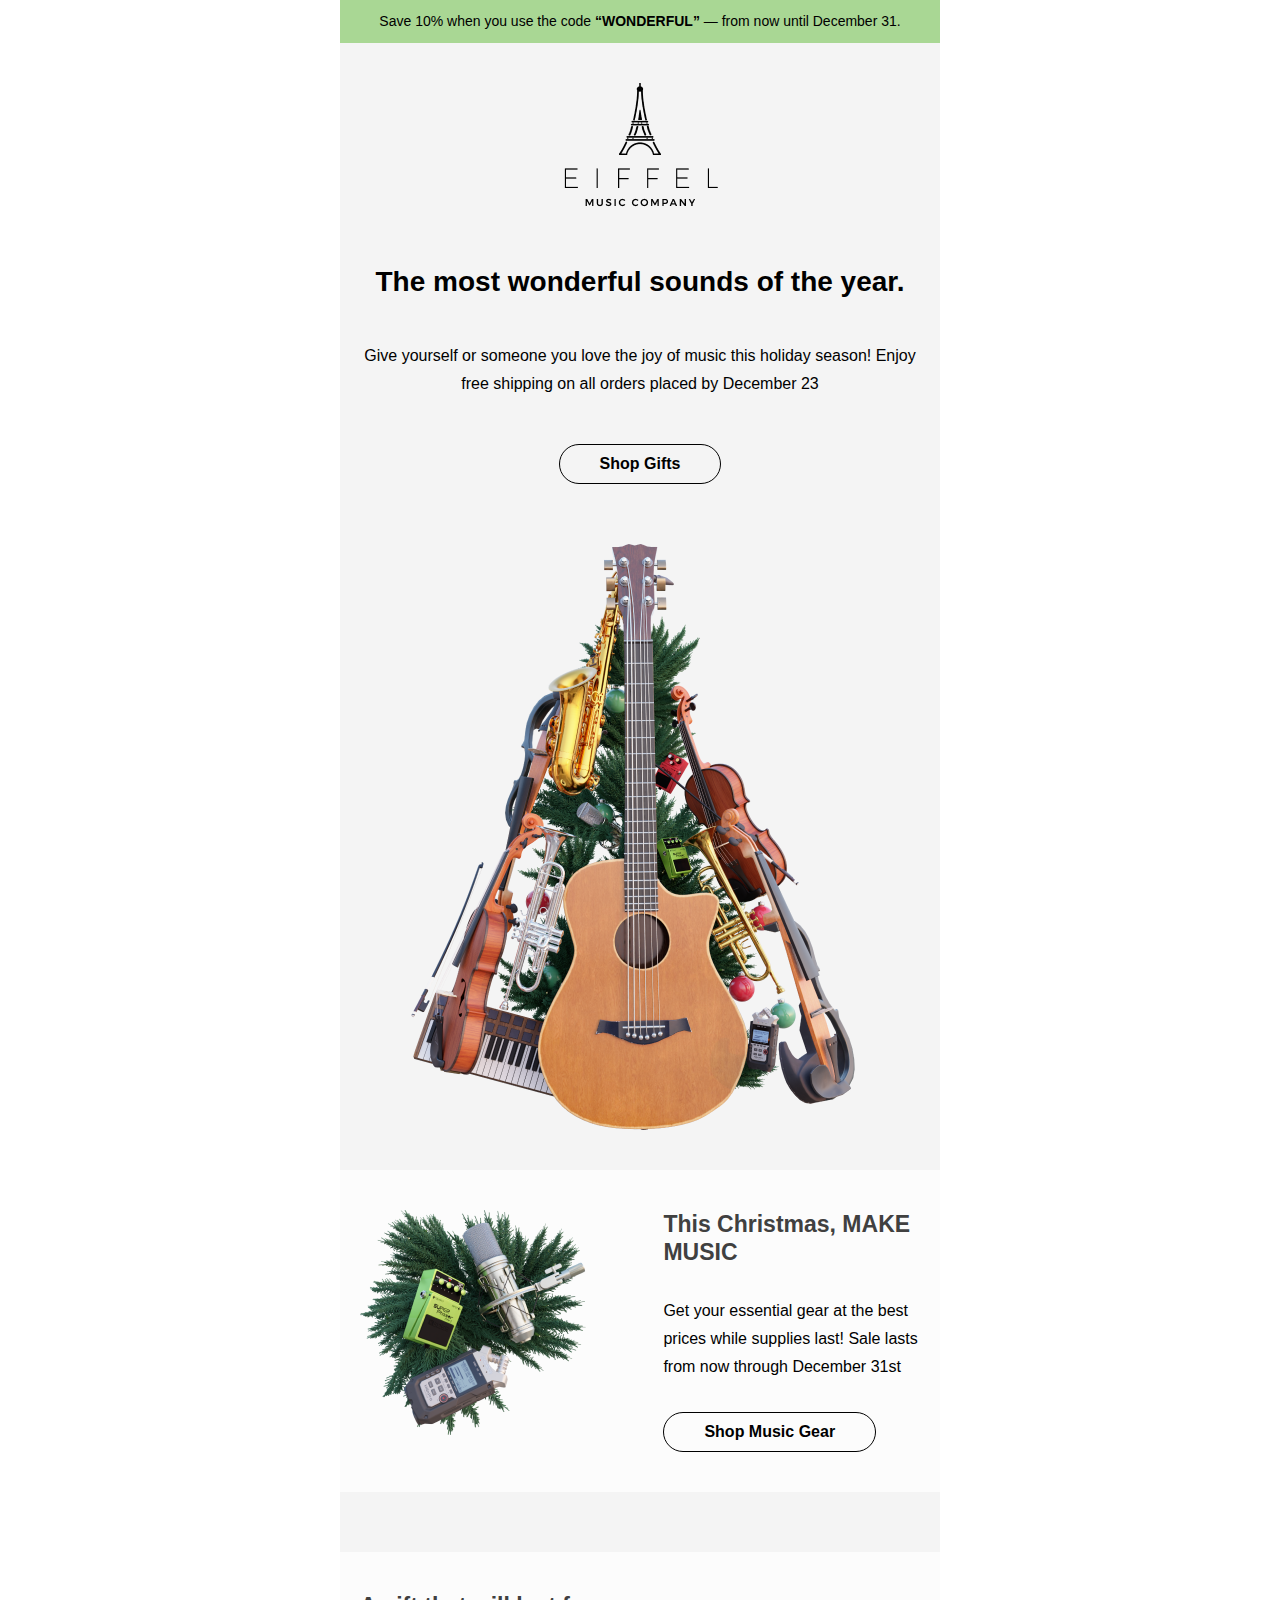
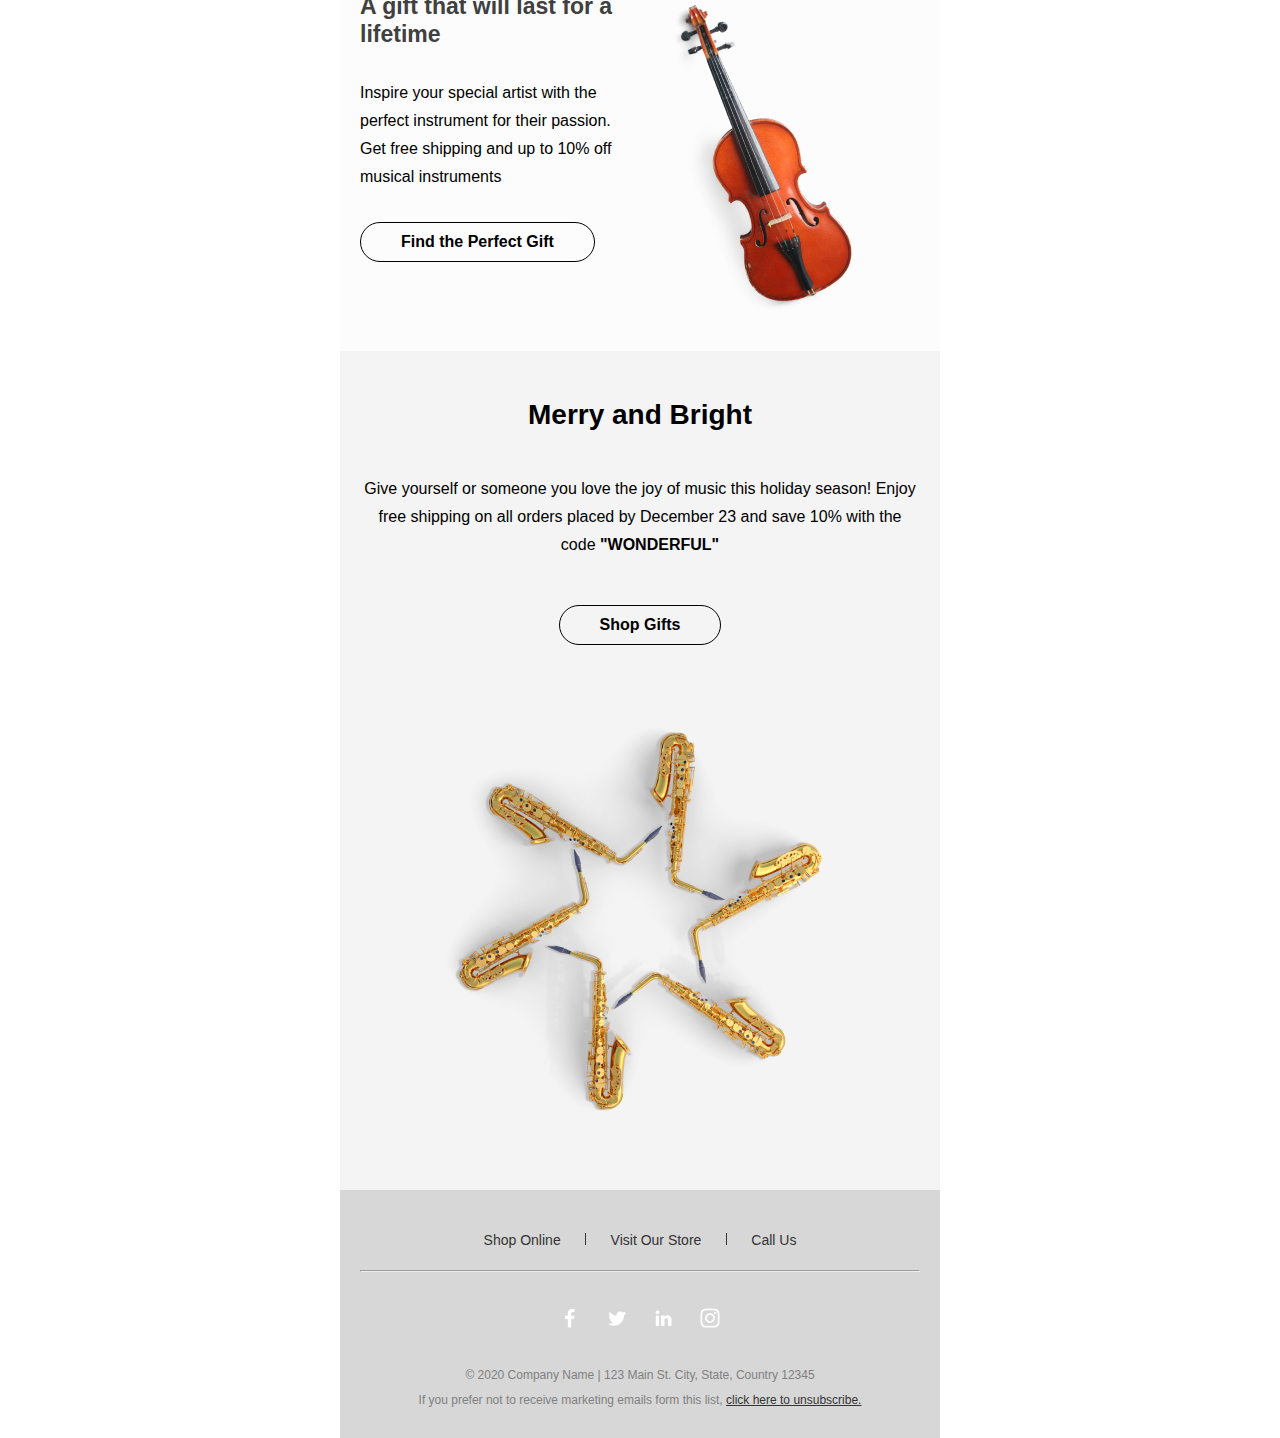
<file: assets/Email_Template/Emai_template_Files/index4.html>
<!DOCTYPE html PUBLIC "-//W3C//DTD XHTML 1.0 Transitional//EN" "http://www.w3.org/TR/xhtml1/DTD/xhtml1-transitional.dtd">
<html xmlns="http://www.w3.org/1999/xhtml">
	<head>
        <meta http-equiv="Content-Type" content="text/html; charset=UTF-8" />
        <title>Eiffel Music Company Email  Template</title>
		<link rel="shortcut icon" href="../../img/Favicon.png" type="image/x-icon">
        <style type="text/css">
			/* /\/\/\/\/\/\/\/\/ CLIENT-SPECIFIC STYLES /\/\/\/\/\/\/\/\/ */
			#outlook a{padding:0;} 
			.ReadMsgBody{width:100%;} .ExternalClass{width:100%;} 
			.ExternalClass, .ExternalClass p, .ExternalClass span, .ExternalClass font, .ExternalClass td, .ExternalClass div {line-height: 100%;}
			body, table, td, p, a, li, blockquote{-webkit-text-size-adjust:100%; -ms-text-size-adjust:100%;} 
            
			img{-ms-interpolation-mode:bicubic;} 

			/* /\/\/\/\/\/\/\/\/ RESET STYLES /\/\/\/\/\/\/\/\/ */
			body{margin:0; padding:0;}
			img{border:0; height:auto; line-height:100%; outline:none; text-decoration:none;}
			table{border-collapse:collapse !important;}
			body, #bodyTable, #bodyCell{height:100% !important; margin:0; padding:0; width:100% !important;}

			/* /\/\/\/\/\/\/\/\/ TEMPLATE STYLES /\/\/\/\/\/\/\/\/ */
			/* ========== Page Styles ========== */
			#templateContainer{width:600px;}

			body, #bodyTable{
				background-color:#fff;
                font-family: Montserrat, Trebuchet MS, Lucida Grande, Lucida Sans Unicode, Lucida Sans, Tahoma, sans-serif !important;
			}

			h1{
				color:#000 !important;
				display:block;
				font-family:Helvetica;
				font-size:28px;
				font-style:normal;
				font-weight:bold;
				line-height:100%;
				letter-spacing:normal;
				margin-top:0;
				margin-right:0;
				margin-bottom:10px;
				margin-left:0;
				text-align:center;
			}

			h2{
				color:#404040 !important;
				display:block;
				font-family:Helvetica;
				font-size: 23px;
				font-style:normal;
				font-weight:bold;
				line-height:28px;
				letter-spacing:normal;
				margin-top:0;
				margin-right:0;
				margin-bottom:10px;
				margin-left:0;
				text-align:left;
			}

			h3{
				color:#606060 !important;
				display:block;
				font-family:Helvetica;
				font-size:16px;
				font-style:italic;
				font-weight:normal;
				line-height:100%;
				letter-spacing:normal;
				margin-top:0;
				margin-right:0;
				margin-bottom:10px;
				margin-left:0;
				text-align:left;
			}

			h4{
				color:#808080 !important;
				display:block;
				font-family:Helvetica;
				font-size:14px;
				font-style:italic;
				font-weight:normal;
				line-height:100%;
				letter-spacing:normal;
				margin-top:0;
				margin-right:0;
				margin-bottom:10px;
				margin-left:0;
				text-align:left;
			}

            p{
                font-size: 16px;
                line-height: 28px !important;
                color: #000 !important;
            }

            a{
                text-decoration: none !important;
            }

            button{
                padding: 10px 40px;
                display: block;
                background-color: transparent;
                border: 1px solid #000;
                border-radius: 30px;
                font-size: 16px;
                font-weight: bold;
            }

			/* ========== Header Styles ========== */
			#templatePreheader{
				background-color:#a9d794;
				
			}

			.preheaderContent{
				color:#808080;
				font-family:Helvetica;
				font-size:10px;
				line-height:125%;
				text-align:left;
			}

			.preheaderContent a:link, .preheaderContent a:visited, .preheaderContent a .yshortcuts{
				color:#606060;
				font-weight:normal;
				text-decoration:underline;
			}

			#templateHeader{
				background-color:#F4F4F4;
			}

			.headerContent{
				color:#505050;
				font-family:Helvetica;
				font-size:20px;
				font-weight:bold;
				line-height:100%;
				padding-top:0;
				padding-right:0;
				padding-bottom:0;
				padding-left:0;
				text-align:left;
				vertical-align:middle;
			}

			.headerContent a:link, .headerContent a:visited, .headerContent a .yshortcuts{
				color:#EB4102;
				font-weight:normal;
				text-decoration:underline;
			}

			#headerImage{
				height:auto;
				max-width:600px;
			}

			/* ========== Body Styles ========== */
			#templateBody{
				background-color:#F4F4F4;
			}

			.bodyContent{
				color:#505050;
				font-family:Helvetica;
				font-size:16px;
				line-height:150%;
				padding-top:20px;
				padding-right:20px;
				padding-bottom:20px;
				padding-left:20px;
				text-align:left;
			}

			.bodyContent a:link, .bodyContent a:visited, .bodyContent a .yshortcuts{
				color:#EB4102;
				font-weight:normal;
				text-decoration:underline;
			}

			.bodyContent img{
				display:inline;
				height:auto;
				max-width:560px;
			}

			/* ========== Column Styles ========== */
			.templateColumnContainer{width:260px;}

			#templateColumns{
				background-color:#fcfcfc;
			}

			.leftColumnContent{
				color:#505050;
				font-family:Helvetica;
				font-size:14px;
				line-height:150%;
				padding-top:0;
				padding-right:20px;
				padding-bottom:20px;
				padding-left:20px;
				text-align:left;
			}

			.leftColumnContent a:link, .leftColumnContent a:visited, .leftColumnContent a .yshortcuts{
				color:#EB4102;
				font-weight:normal;
				text-decoration:underline;
			}

			.rightColumnContent{
				color:#505050;
				font-family:Helvetica;
				font-size:14px;
				line-height:150%;
				padding-top:0;
				padding-right:20px;
				padding-bottom:20px;
				padding-left:20px;
				text-align:left;
			}

			.rightColumnContent a:link, .rightColumnContent a:visited, .rightColumnContent a .yshortcuts{
				color:#EB4102;
				font-weight:normal;
				text-decoration:underline;
			}

			.leftColumnContent img, .rightColumnContent img{
				display:inline;
				height:auto;
				max-width:260px;
			}

			/* ========== Footer Styles ========== */
			#templateFooter{
				background-color: #d3d3d3ea;;
			
			}

			.footerContent{
				color:#808080;
				font-family:Helvetica;
				font-size:10px;
				line-height:150%;
				padding-top:20px;
				padding-right:20px;
				padding-bottom:20px;
				padding-left:20px;
				text-align:left;
			}

			.footerContent a:link, .footerContent a:visited, .footerContent a .yshortcuts, .footerContent a span{
				color:#606060;
				font-weight:normal;
				text-decoration:underline;
			}

			/* /\/\/\/\/\/\/\/\/ MOBILE STYLES /\/\/\/\/\/\/\/\/ */
            @media only screen and (max-width: 480px){
				/* /\/\/\/\/\/\/ CLIENT-SPECIFIC MOBILE STYLES /\/\/\/\/\/\/ */
				body, table, td, p, a, li, blockquote{-webkit-text-size-adjust:none !important;} 
                body{width:100% !important; min-width:100% !important;}

				/* /\/\/\/\/\/\/ MOBILE TEMPLATE STYLES /\/\/\/\/\/\/ */
				/* ======== Page Styles ======== */
				#templateContainer{
					max-width:600px !important;
					width:100% !important;
				}

				h1{
					font-size:24px !important;
					line-height:100% !important;
				}

				h2{
					font-size:20px !important;
					line-height:100% !important;
				}

				h3{
					font-size:18px !important;
					line-height:100% !important;
				}

				h4{
					font-size:16px !important;
					line-height:100% !important;
				}

				/* ======== Header Styles ======== */
				#headerImage{
					height:auto !important;
					max-width:600px !important;
					width:180px !important;
				}

				.headerContent{
					font-size:20px !important;
					line-height:125% !important;
				}

				/* ======== Body Styles ======== */
				.bodyContent{
					font-size:18px !important;
					line-height:125% !important;
				}

				/* ======== Column Styles ======== */
				.templateColumnContainer{display:block !important; width:100% !important;}

				.columnImage{
					height:auto !important;
					max-width:480px !important;
					width:280px !important;
				}

				.leftColumnContent{
					font-size:16px !important;
					line-height:125% !important;
				}

				.rightColumnContent{
					font-size:16px !important;
					line-height:125% !important;
				}

				/* ======== Footer Styles ======== */
				.footerContent{
					font-size:14px !important;
					line-height:115% !important;
				}
			}
		</style>
    </head>
    <body leftmargin="0" marginwidth="0" topmargin="0" marginheight="0" offset="0">
    	<center>
        	<table align="center" border="0" cellpadding="0" cellspacing="0" height="100%" width="100%" id="bodyTable">
            	<tr>
                	<td align="center" valign="top" id="bodyCell">
                    	<!-- BEGIN TEMPLATE // -->
                    	<table border="0" cellpadding="0" cellspacing="0" id="templateContainer">
                            <!--$$$$$$$$$$$$$$$$$ BEGIN PREHEADER $$$$$$$$$$$$$// -->
                        	<tr>
                            	<td align="center" valign="top">
                                	<!-- BEGIN PREHEADER // -->
                                    <table border="0" cellpadding="0" cellspacing="0" width="100%" id="templatePreheader">
                                        <tr>
                                            <td valign="top" class="preheaderContent" style="padding-top:10px; padding-right:20px; padding-bottom:10px; padding-left:20px;" mc:edit="preheader_content00">
                                                <span style="font-size: 14px; color: #000; display: block; text-align: center; margin: auto; padding: 5px 0; ">Save 10% when you use the code <strong>“WONDERFUL”</strong> — from now until December 31. </span>
                                            </td>
                                            <!-- *|END:IF|* -->
                                        </tr>
                                    </table>
                                    <!-- // END PREHEADER -->
                                </td>
                            </tr>

                            <!--$$$$$$$$$$$$$$$$$ BEGIN HEADER $$$$$$$$$$$$$// -->
                        	<tr>
                            	<td align="center" valign="top">
                                	<!-- BEGIN HEADER // -->
                                    <table border="0" cellpadding="0" cellspacing="0" width="100%" id="templateHeader">
                                        <tr>
                                            <td valign="top" class="headerContent">
                                            	<img src="img/Frame_7_1.png" style="max-width:600px; display: block; margin: auto; padding: 40px 0;" id="headerImage" mc:label="header_image" mc:edit="header_image" mc:allowdesigner mc:allowtext />
                                            </td>
                                        </tr>
                                    </table>
                                    <!-- // END HEADER -->
                                </td>
                            </tr>

                             <!--$$$$$$$$$$$$$$$$$ BEGIN Body $$$$$$$$$$$$$// -->
                        	<tr>
                            	<td align="center" valign="top">
                                	<!-- BEGIN BODY // -->
                                    <table border="0" cellpadding="0" cellspacing="0" width="100%" id="templateBody">
                                        <tr>
                                            <td valign="top" class="bodyContent" mc:edit="body_content">
                                                <h1>The most wonderful sounds of the year.</h1>

                                                <p style="text-align: center !important; padding: 30px 0; line-height: 28px;">Give yourself or someone you love the joy of music this holiday season! Enjoy free shipping on all orders placed by December 23
                                                </p>
                                                <button style=" margin: auto;"><a style="color: #000; font-weight: bold;" href="#">Shop Gifts</a></button>
                                            </td>
                                        </tr>
                                    </table>
                                    <!-- // END BODY -->
                                </td>
                            </tr>
                            <tr>
                            	<td align="center" valign="top">
                                	
                                    <table border="0" cellpadding="0" cellspacing="0" width="100%" id="templateHeader">
                                        <tr>
                                            <td valign="top" class="headerContent">
                                            	<img src="img/tree-renderb_1.png" style="max-width:600px; display: block; margin: auto; padding: 40px 0;" mc:label="header_image" mc:edit="header_image" mc:allowdesigner mc:allowtext />
                                            </td>
                                        </tr>
                                    </table>
                                    
                                </td>
                            </tr>

                            <!--$$$$$$$$$$$$$$$$$ BEGIN Columns $$$$$$$$$$$$$// -->
                        	<tr>
                            	<td align="center" valign="top">
                                	<!-- BEGIN COLUMNS // -->
                                    <table border="0" cellpadding="0" cellspacing="0" width="100%" id="templateColumns">
                                    	<tr mc:repeatable>
                                        	<td align="center" valign="top" class="templateColumnContainer" style="padding-top:40px; padding-bottom: 20px !important;">
                                            	<table border="0" cellpadding="20" cellspacing="0" width="100%">
                                                	<tr>
                                                    	<td class="leftColumnContent">
                                                        	<img src="img/tree_render2b_1.png" style="max-width:260px;" class="columnImage" mc:label="left_column_image" mc:edit="left_column_image" />
                                                        </td>
                                                    </tr>
                                                </table>
                                            </td>
                                        	<td align="center" valign="top" class="templateColumnContainer" style="padding-top:40px; padding-bottom: 20px !important;">
                                            	<table border="0" cellpadding="20" cellspacing="0" width="100%">
                                                    <tr>
                                                    	<td valign="top" class="rightColumnContent" mc:edit="right_column_content">
                                                            <h2>This Christmas, MAKE MUSIC</h2>
                                                            <p style="padding: 15px 0;">Get your essential gear at the best prices while supplies last! Sale lasts from now through December 31st</p>
                                                            <button>Shop Music Gear</button>
                                                        </td>
                                                    </tr>
                                                </table>
                                            </td>
                                        </tr>
                                    </table>
                                    <!-- // END COLUMNS -->
                                </td>
                            </tr>

                            <tr>
                            	<td align="center" valign="top">
                                	
                                    <table border="0" cellpadding="0" cellspacing="0" width="100%" id="templateBody">
                                        <tr>
                                            <td valign="top" class="bodyContent" mc:edit="body_content" style="padding: 30px 0;">

                                            </td>
                                        </tr>
                                    </table>
                                    
                                </td>
                            </tr>

                            <tr>
                            	<td align="center" valign="top">
                                	<!-- BEGIN COLUMNS // -->
                                    <table border="0" cellpadding="0" cellspacing="0" width="100%" id="templateColumns">
                                    	<tr mc:repeatable>
                                        	<td align="center" valign="top" class="templateColumnContainer" style="padding-top:40px; padding-bottom: 10px !important;">
                                            	<table border="0" cellpadding="20" cellspacing="0" width="100%">
                                                	<tr>
                                                    	<td valign="top" class="rightColumnContent" mc:edit="right_column_content">
                                                            <h2>A gift that will last for a lifetime</h2>
                                                            <p style="padding: 15px 0;">Inspire your special artist with the perfect instrument for their passion. Get free shipping and up to 10% off musical instruments</p>
                                                            <button>Find the Perfect Gift</button>
                                                        </td>
                                                    </tr>
                                                </table>
                                            </td>
                                        	<td align="center" valign="top" class="templateColumnContainer" style="padding-top:40px; padding-bottom: 10px !important;">
                                            	<table border="0" cellpadding="20" cellspacing="0" width="100%">
                                                    <tr>
                                                    	<td class="leftColumnContent">
                                                        	<img src="img/Frame_8.png" style="max-width:260px;" class="columnImage" mc:label="left_column_image" mc:edit="left_column_image" />
                                                        </td>
                                                    </tr>
                                                </table>
                                            </td>
                                        </tr>
                                    </table>
                                    <!-- // END COLUMNS -->
                                </td>
                            </tr>

                            <!--$$$$$$$$$$$$$$$$$ BEGIN Fotter-Top $$$$$$$$$$$$$// -->
                        	<tr>
                            	<td align="center" valign="top">
                                	<!-- BEGIN BODY // -->
                                    <table border="0" cellpadding="0" cellspacing="0" width="100%" id="templateBody">
                                        <tr>
                                            <td valign="top" class="bodyContent" mc:edit="body_content">
                                                <h1 style="padding-top: 30px;">Merry and Bright</h1>

                                                <p style="text-align: center !important; padding: 30px 0; line-height: 28px;">Give yourself or someone you love the joy of music this holiday season! Enjoy free shipping on all orders placed by December 23 and save 10% with the code <strong>"WONDERFUL"</strong>
                                                </p>
                                                <button style=" margin: auto;"><a style="color: #000; font-weight: bold;" href="#">Shop Gifts</a></button>
                                            </td>
                                        </tr>
                                    </table>
                                    <!-- // END BODY -->
                                </td>
                            </tr>
                            <tr>
                            	<td align="center" valign="top">
                                	
                                    <table border="0" cellpadding="0" cellspacing="0" width="100%" id="templateHeader">
                                        <tr>
                                            <td valign="top" class="headerContent">
                                            	<img src="img/saxophones_1.png" style="max-width:600px; display: block; margin: auto; padding: 40px 0;" mc:label="header_image" mc:edit="header_image" mc:allowdesigner mc:allowtext />
                                            </td>
                                        </tr>
                                    </table>
                                    
                                </td>
                            </tr>

                             <!--$$$$$$$$$$$$$$$$$ BEGIN Fotter $$$$$$$$$$$$$// -->
                        	<tr>
                            	<td align="center" valign="top">
                                	<!-- BEGIN FOOTER // -->
                                    <table border="0" cellpadding="0" cellspacing="0" width="100%" id="templateFooter">
                                        <tr>
                                            <td valign="top" class="footerContent" mc:edit="footer_content00">
                                              <p style=" text-align: center;">
                                                <a style="font-size: 14px !important; color: #333 !important;" href="#">Shop Online</a>
                                                <span style="width: 1px; height: 12px; display: inline-block; background-color: #333; margin: 0 20px;"></span>
                                                <a style="font-size: 14px !important; color: #333 !important;" href="#">Visit Our Store</a>
                                                <span style="width: 1px; height: 12px; display: inline-block; background-color: #333; margin: 0 20px;"></span>
                                                <a style="font-size: 14px !important; color: #333 !important;" href="#">Call Us</a>
                                              </p>

                                              <hr style="color: #c2bcbc;">

                                              <p style="margin: auto; text-align: center; padding: 25px 0;">
                                                <a href="#"><img style="width: 32px;" src="img/facebook2x.png" alt=""></a>
                                                <a href="#"><img style="width: 32px; padding: 0 10px;" src="img/twitter2x.png" alt=""></a>
                                                <a href="#"><img style="width: 32px; padding: 0 10px; padding-left: 0;" src="img/linkedin2x.png" alt=""></a>
                                                <a href="#"><img style="width: 32px;" src="img/instagram2x.png" alt=""></a>
                                              </p>

                                              <span style="font-size: 12px; display: block; text-align: center;">&copy; 2020 Company Name | 123 Main St. City, State, Country 12345</span>

                                              <span style="font-size: 12px; display: block; text-align: center; padding-top: 10px; padding-bottom: 10px;">If you prefer not to receive marketing emails form this list, <a style="text-decoration: underline !important; color: #333;" href="#">click here to unsubscribe.</a></span>
                                            </td>
                                        </tr>
                                    </table>
                                    <!-- // END FOOTER -->
                                </td>
                            </tr>
                        </table>
                        <!-- // END TEMPLATE -->
                    </td>
                </tr>
            </table>
        </center>
    </body>
</html>
</file>
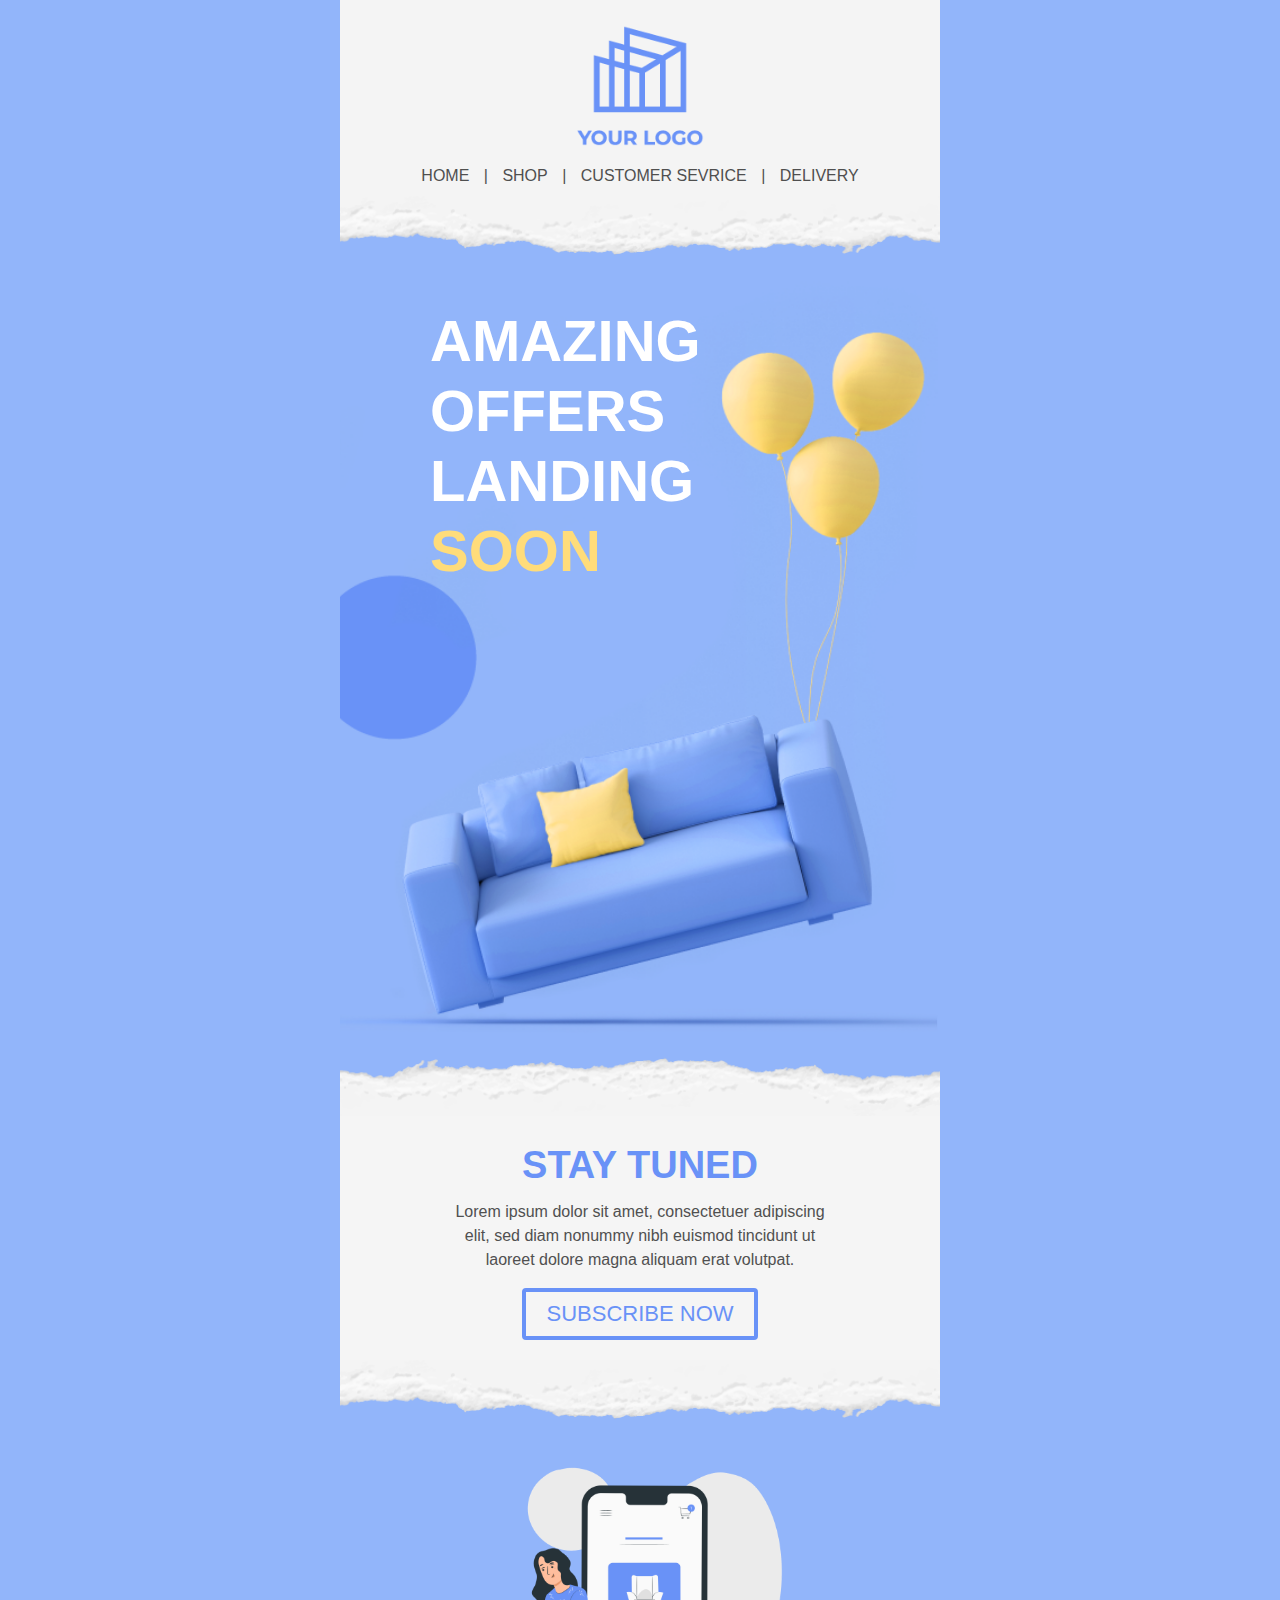
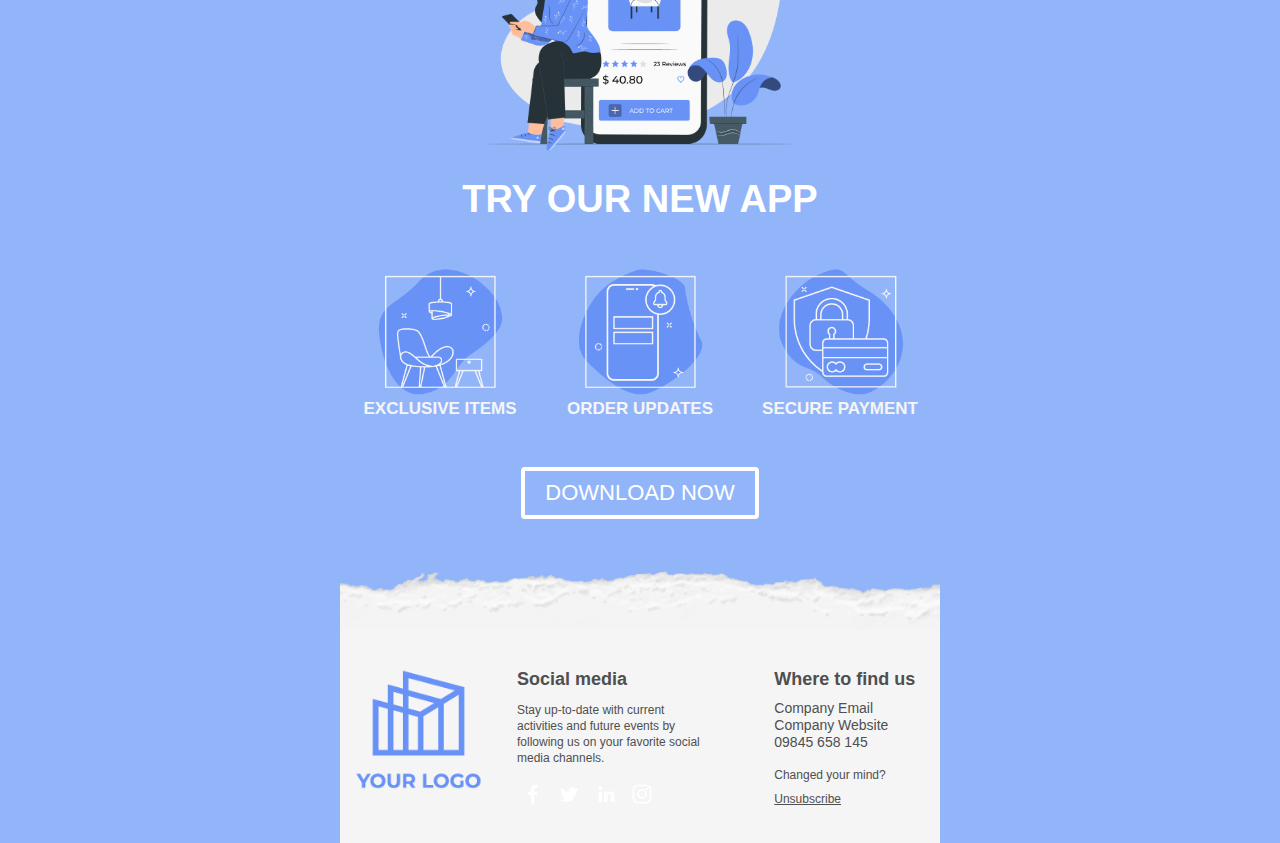
<file: assets/Email_Template/Emai_template_Files/index5.html>
<!DOCTYPE html PUBLIC "-//W3C//DTD XHTML 1.0 Transitional//EN" "http://www.w3.org/TR/xhtml1/DTD/xhtml1-transitional.dtd">
<html xmlns="http://www.w3.org/1999/xhtml">
	<head>
        <meta http-equiv="Content-Type" content="text/html; charset=UTF-8" />
        <title>Landing Soon Email Template</title>
		<link rel="shortcut icon" href="../../img/Favicon.png" type="image/x-icon">
        <style type="text/css">
			/* /\/\/\/\/\/\/\/\/ CLIENT-SPECIFIC STYLES /\/\/\/\/\/\/\/\/ */
			#outlook a{padding:0;}
			.ReadMsgBody{width:100%;} .ExternalClass{width:100%;}
			.ExternalClass, .ExternalClass p, .ExternalClass span, .ExternalClass font, .ExternalClass td, .ExternalClass div {line-height: 100%;}
			body, table, td, p, a, li, blockquote{-webkit-text-size-adjust:100%; -ms-text-size-adjust:100%;}
			img{-ms-interpolation-mode:bicubic;}

			/* /\/\/\/\/\/\/\/\/ RESET STYLES /\/\/\/\/\/\/\/\/ */
			body{margin:0; padding:0;}
			img{border:0; height:auto; line-height:100%; outline:none; text-decoration:none;}
			table{border-collapse:collapse !important;}
			body, #bodyTable, #bodyCell{height:100% !important; margin:0; padding:0; width:100% !important;}

			/* /\/\/\/\/\/\/\/\/ TEMPLATE STYLES /\/\/\/\/\/\/\/\/ */

			/* ========== Page Styles ========== */
			#templateContainer{width:600px;}

			body, #bodyTable{
				background-color:#92B5FA;
			}

			h1{
				color:#fff !important;
				display:block;
				font-family:Helvetica;
				font-size:58px;
				font-style:normal;
				font-weight:bold;
				line-height:70px;
				letter-spacing:normal;
				margin-top:30px;
				margin-right:10px;
				margin-bottom:450px;
				margin-left:70px;
				text-align:left;
			}

			h2{
				color:#6992f7 !important;
				display:block;
				font-family:Helvetica;
				font-size:38px;
				font-style:normal;
				font-weight:bold;
				line-height:100%;
				letter-spacing:normal;
				margin-top:10px;
				margin-right:0;
				margin-bottom:10px;
				margin-left:0;
				text-align:center;
			}

			h3{
				color:#f5f5f5 !important;
				display:block;
				font-family:Helvetica;
			    font-size:17px;
				font-weight:bolder;
				line-height:100%;
				letter-spacing:normal;
				margin-top:5px;
				margin-right:0;
				margin-bottom:10px;
				margin-left:0;
				text-align:center;
			}

			h4{
				color:#4f4f4f !important;
				display:block;
				font-family:Helvetica;
				font-size:18px;
				font-weight:bold;
				line-height:1.2;
				letter-spacing:normal;
				margin-top:0;
				margin-right:0;
				margin-bottom:10px;
				margin-left:0;
				text-align:left;
			}

            a{
                text-decoration: none !important;
            }

			.btn{
				display: inline-block;
				color: #6992f7 !important;
				background-color: transparent;
				width: auto;
				border: 4px solid #6992F7;
				border-radius: 4px;
				padding-left: 20px;
				padding-right: 20px;
				font-size: 22px;
				line-height: 44px;
				text-align: center;
				margin: auto !important;
				
			}

			/* ========== Header Styles ========== */
			#templatePreheader{
				background-color:#F4F4F4;
			}

			.preheaderContent{
				color:#808080;
				font-family:Helvetica;
				font-size:16px;
                text-transform: uppercase;
				line-height:125%;
				text-align:center;
                display:block; 
				width:100%;
			}

			.preheaderContent a:link, .preheaderContent a:visited, .preheaderContent a .yshortcuts{
				color:#606060;
				font-weight:normal;
				text-decoration:underline;
			}

			#templateHeader{
				background-color:#F5F5F5;
				
			}

			.headerContent{
				font-family:Helvetica;
				font-size:20px;
				font-weight:bold;
				line-height:100%;
				padding-top:0;
				padding-right:0;
				padding-bottom:0;
				padding-left:0;
				text-align:left;
				vertical-align:middle;
			}

			.headerContent a:link, .headerContent a:visited, .headerContent a .yshortcuts{
				color:#EB4102;
				font-weight:normal;
				text-decoration:underline;
			}

			#headerImage{
				height:auto;
				max-width:600px;
			}

			/* ========== Body Styles ========== */
			#templateBody{
				border-collapse: collapse;
				display: table;
				width: 100%;
				background-color: transparent;
				background: url(img/sofa-test-centre.png) ;
				background-size:cover;
				background-position:top center;
				background-repeat: no-repeat;
			}

			.bodyContent{
				color:#505050;
				font-family:Helvetica;
				font-size:16px;
				line-height:150%;
				padding-top:20px;
				padding-right:20px;
				padding-bottom:20px;
				padding-left:20px;
				text-align:left;
			}

			.bodyContent a:link, .bodyContent a:visited, .bodyContent a .yshortcuts{
				color:#EB4102;
				font-weight:normal;
				text-decoration:underline;
			}

			.bodyContent img{
				display:inline;
				height:auto;
				max-width:560px;
			}

			/* ========== Column Styles ========== */
			.templateColumnContainer{width:200px;}

			#templateColumns{
				background-color:#92B5FA;
			}

			.leftColumnContent{
				color:#505050;
				font-family:Helvetica;
				font-size:14px;
				line-height:150%;
				padding-top:0;
				padding-right:20px;
				padding-bottom:20px;
				padding-left:20px;
				text-align:left;
			}


			.leftColumnContent a:link, .leftColumnContent a:visited, .leftColumnContent a .yshortcuts{
				color:#EB4102;
				font-weight:normal;
				text-decoration:underline;
			}

			.centerColumnContent{
				color:#505050;
				font-family:Helvetica;
				font-size:14px;
				line-height:150%;
				padding-top:0;
				padding-right:20px;
				padding-bottom:20px;
				padding-left:20px;
				text-align:left;
			}

			.centerColumnContent a:link, .centerColumnContent a:visited, .centerColumnContent a .yshortcuts{
				color:#EB4102;
				font-weight:normal;
				text-decoration:underline;
			}

			.rightColumnContent{
				color:#505050;
				font-family:Helvetica;
				font-size:14px;
				line-height:150%;
				padding-top:0;
				padding-right:20px;
				padding-bottom:20px;
				padding-left:20px;
				text-align:left;
			}

			.rightColumnContent a:link, .rightColumnContent a:visited, .rightColumnContent a .yshortcuts{
				color:#EB4102;
				font-weight:normal;
				text-decoration:underline;
			}

			.leftColumnContent img, .rightColumnContent img, .centerColumnContent img{
				display:block;
				height:auto;
				max-width:260px;
				margin: auto;
			}

			/* ========== Footer Styles ========== */
			#templateFooter{
				background-color:#F5F5F5;
			}

			.footerContent{
				font-family:Helvetica;
				line-height:150%;
				padding-top:40px;
				padding-right:20px;
				padding-bottom:20px;
				padding-left:15px;
				text-align:left;
			}

			.footerContent a:link, .footerContent a:visited, .footerContent a .yshortcuts, .footerContent a span{
				color:#606060;
				font-weight:normal;
				text-decoration:underline;
			}

			.footerContent a img{
				width: 32px;
				height: 32px;
			}

			/* /\/\/\/\/\/\/\/\/ MOBILE STYLES /\/\/\/\/\/\/\/\/ */
            @media only screen and (max-width: 480px){
				/* /\/\/\/\/\/\/ CLIENT-SPECIFIC MOBILE STYLES /\/\/\/\/\/\/ */
				body, table, td, p, a, li, blockquote{-webkit-text-size-adjust:none !important;}
                body{width:100% !important; min-width:100% !important;}

				/* /\/\/\/\/\/\/ MOBILE TEMPLATE STYLES /\/\/\/\/\/\/ */
				/* ======== Page Styles ======== */
				#templateContainer{
					max-width:600px !important;
					width:100% !important;
				}

				h1{
					font-size:50px !important;
					line-height:70px !important;
				}

				h2{
					font-size:35px !important;
					line-height:100% !important;
				}

				h3{
					font-size:17px !important;
					line-height:100% !important;
				}

				h4{
					font-size:18px !important;
					line-height:100% !important;
				}

				/* ======== Header Styles ======== */
				#templatePreheader{display:block;}

				#headerImage{
					height:auto !important;
					max-width:600px !important;
					width:100% !important;
				}

				.headerContent{
					font-size:20px !important;
					line-height:125% !important;
				}

				/* ======== Body Styles ======== */
				.bodyContent{
					font-size:18px !important;
					line-height:125% !important;
				}

				.bodyContent p{
					padding: 0 10px !important;
					font-weight: normal;
					color: #4f4f4f;
					font-size: 16px !important;
				}

				/* ======== Column Styles ======== */
				.templateColumnContainer{display:block !important; width:100% !important;}

				.columnImage{
					height:auto !important;
					max-width:127px !important;
					width:100% !important;
				}

				.leftColumnContent{
					font-size:16px !important;
					line-height:125% !important;
				}

				.centerColumnContent{
					font-size:16px !important;
					line-height:125% !important;
				}

				.rightColumnContent{
					font-size:16px !important;
					line-height:125% !important;
				}

				/* ======== Footer Styles ======== */
				.footerContent{
					font-size:14px !important;
					line-height:115% !important;
				}

				.footerContent{display:block !important;}

				.footerContent .logo{
					display: block;
					margin: auto;
				}

				.footerContent span{
					display: block;
				}

				.footerContent p a{
					display: block;
				}

				/* ======== MENU Styles ======== */
				.menu-checkbox[type="checkbox"]~.menu-links {
				display: none !important;
				padding: 5px 0;
				}

				.menu-checkbox[type="checkbox"]~.menu-links span.sep {
					display: none;
				}

				.menu-checkbox[type="checkbox"]:checked~.menu-links,
				.menu-checkbox[type="checkbox"]~.menu-trigger {
					display: block !important;
					max-width: none !important;
					max-height: none !important;
					font-size: inherit !important;
				}

				.menu-checkbox[type="checkbox"]~.menu-links>a,
				.menu-checkbox[type="checkbox"]~.menu-links>span.label {
					display: block !important;
					text-align: center;
				}

				.menu-checkbox[type="checkbox"]:checked~.menu-trigger .menu-close {
					display: block !important;
				}

				.menu-checkbox[type="checkbox"]:checked~.menu-trigger .menu-open {
					display: none !important;
				}

				#menubtna~div label {
					border-radius: 0% !important;
				}

				#menubtna:checked~.menu-links {
					background-color: #f5f5f5 !important;
				}

				#menubtna:checked~.menu-links a {
					color: #6992f7 !important;
				}

				#menubtna:checked~.menu-links span {
					color: #6992f7 !important;
				}
			}
		</style>
    </head>
    <body leftmargin="0" marginwidth="0" topmargin="0" marginheight="0" offset="0">
    	<center>
        	<table align="center" border="0" cellpadding="0" cellspacing="0" height="100%" width="100%" id="bodyTable">
            	<tr>
                	<td align="center" valign="top" id="bodyCell">
                    	<!-- BEGIN TEMPLATE // -->
                    	<table border="0" cellpadding="0" cellspacing="0" id="templateContainer">
                        	<tr>
                            	<td align="center" valign="top">
                                	<!-- BEGIN PREHEADER // -->
                                    <table border="0" cellpadding="0" cellspacing="0" width="100%" id="templatePreheader">
                                        <tr>
                                            <td valign="top" class="preheaderContent" style="padding-top:25px; padding-bottom:20px;" mc:edit="preheader_content00">
                                                <img style="max-width: 128px;" src="img/Logo-new.png" alt="">
                                            </td>
                                           
                                            <td valign="top" width="180" class="preheaderContent menu-links" style="padding-bottom:10px;" mc:edit="preheader_content01">

												<input class="menu-checkbox" id="menubtna" style="display:none !important;max-height:0;visibility:hidden;" type="checkbox"/>
												
												<div class="menu-trigger" style="display:none;max-height:0px;max-width:0px;font-size:0px;overflow:hidden;"> <label class="menu-label" for="menubtna" style="height:36px;width:36px;display:inline-block;cursor:pointer;user-select:none ;text-align:center;color:#6992f7;text-decoration:none;background-color:#f5f5f5;"><span class="menu-open" style="font-size:26px;line-height:36px;">☰</span><span class="menu-close" style="display:none;font-size:26px;line-height:36px;">✕</span></label></div>

                                                <div class="menu-links">
													<a href="" style="padding-top:0px;padding-bottom:0px;padding-left:10px;padding-right:10px;display:inline;color:#4f4f4f;font-family:Montserrat, Trebuchet MS, Lucida Grande, Lucida Sans Unicode, Lucida Sans, Tahoma, sans-serif;font-size:16px;text-decoration:none;">HOME</a>
													
													<span class="sep" style="font-size:16px;font-family:Montserrat, Trebuchet MS, Lucida Grande, Lucida Sans Unicode, Lucida Sans, Tahoma, sans-serif;color:#4f4f4f;">|</span>

													<a href="" style="padding-top:0px;padding-bottom:0px;padding-left:10px;padding-right:10px;display:inline;color:#4f4f4f;font-family:Montserrat, Trebuchet MS, Lucida Grande, Lucida Sans Unicode, Lucida Sans, Tahoma, sans-serif;font-size:16px;text-decoration:none;">SHOP</a>

													<span class="sep" style="font-size:16px;font-family:Montserrat, Trebuchet MS, Lucida Grande, Lucida Sans Unicode, Lucida Sans, Tahoma, sans-serif;color:#4f4f4f;">|</span>
													
													<a href="" style="padding-top:0px;padding-bottom:0px;padding-left:10px;padding-right:10px;display:inline;color:#4f4f4f;font-family:Montserrat, Trebuchet MS, Lucida Grande, Lucida Sans Unicode, Lucida Sans, Tahoma, sans-serif;font-size:16px;text-decoration:none;">CUSTOMER SEVRICE</a>
													
													<span class="sep" style="font-size:16px;font-family:Montserrat, Trebuchet MS, Lucida Grande, Lucida Sans Unicode, Lucida Sans, Tahoma, sans-serif;color:#4f4f4f;">|</span>
													
													<a href="" style="padding-top:0px;padding-bottom:0px;padding-left:10px;padding-right:10px;display:inline;color:#4f4f4f;font-family:Montserrat, Trebuchet MS, Lucida Grande, Lucida Sans Unicode, Lucida Sans, Tahoma, sans-serif;font-size:16px;text-decoration:none;">DELIVERY</a>
													</div>
                                            	</td>
                                        	</tr>
                                    	</table>
                                    <!-- // END PREHEADER -->
                                </td>
                            </tr>
                        	<tr>
                            	<td align="center" valign="top">
                                    <table border="0" cellpadding="0" cellspacing="0" width="100%" id="templateFooter" style="background-color: transparent !important;">
                                        <tr>
                                            <td valign="top" class="footerContent" mc:edit="footer_content00" style="background: url(img/Tear-bot.png);background-size:cover; background-position: center;"> 
                                            </td>
                                        </tr>
                                    </table>
                                </td>
                            </tr>
                        	<tr>
                            	<td align="center" valign="top">
                                	<!-- BEGIN BODY // -->
                                    <table border="0" cellpadding="0" cellspacing="0" width="100%" id="templateBody">
                                        <tr>
                                            <td valign="top" class="bodyContent" mc:edit="body_content">
                                                <h1>AMAZING<br>OFFERS<br>LANDING<br><span style="color: #ffdc7a;">SOON</span></h1>
                                            </td>
                                        </tr>
                                    </table>
                                </td>
                            </tr>
							<tr>
                            	<td align="center" valign="top">
                                    <table border="0" cellpadding="0" cellspacing="0" width="100%" id="templateFooter">
                                        <tr>
                                            <td valign="top" class="footerContent" mc:edit="footer_content00" style="background: url(img/Tear-top1.png); background-color: #92B5FA; background-size:cover; background-position:top center;background-repeat:no-repeat"> 
                                            </td>
                                        </tr>
                                    </table>
                                </td>
                            </tr>
							<tr>
                            	<td align="center" valign="top">
                                    <table border="0" cellpadding="0" cellspacing="0" width="100%" id="templateHeader">
                                        <tr>
                                            <td valign="top" class="bodyContent" mc:edit="body_content">
                                               <h2>STAY TUNED</h2>
											   <p style="padding: 0 95px; text-align: center;">Lorem ipsum dolor sit amet, consectetuer adipiscing elit, sed diam nonummy nibh euismod tincidunt ut laoreet dolore magna aliquam erat volutpat.</p>
											   <span style="text-align: center; display: block;"><a href="" class="btn">SUBSCRIBE NOW</a></span>
                                            </td>
                                        </tr>
                                    </table>
                                </td>
                            </tr>
							<tr>
                            	<td align="center" valign="top">
                                    <table border="0" cellpadding="0" cellspacing="0" width="100%" id="templateFooter">
                                        <tr>
                                            <td valign="top" class="footerContent" mc:edit="footer_content00" style="background: url(img/Tear-bot.png); background-color: #92B5FA; background-size:cover; background-position: center;"> 
                                            </td>
                                        </tr>
                                    </table>
                                </td>
                            </tr>
							<tr>
                            	<td align="center" valign="top">
                                    <table border="0" cellpadding="0" cellspacing="0" width="100%" id="templateColumns">
                                        <tr>
                                            <td valign="top" class="bodyContent" mc:edit="body_content">
												<img style="width: 100%; max-width: 330px; display: block; height: auto; margin: auto;" src="img/Add-to-Cart.png" alt="">
												<h2 style="color:#fff !important">TRY OUR NEW APP</h2>
                                            </td>
                                        </tr>
                                    </table>
                                    <!-- // END BODY -->
                                </td>
                            </tr>
                        	<tr>
                            	<td align="center" valign="top">
                                	<!-- BEGIN COLUMNS // -->
                                    <table border="0" cellpadding="0" cellspacing="0" width="100%" id="templateColumns">
                                    	<tr mc:repeatable>
                                        	<td align="center" valign="top" class="templateColumnContainer" style="padding-top:20px;">
												<table border="0" cellpadding="20" cellspacing="0" width="100%">
                                                	<tr>
                                                    	<td class="leftColumnContent">
                                                        	<img src="img/Exclusive1.png" style="max-width:127px;" class="columnImage" mc:label="left_column_image" mc:edit="left_column_image" />
															<h3>EXCLUSIVE ITEMS</h3>
                                                        </td>
                                                    </tr>
                                                </table>
                                            </td>
                                        	<td align="center" valign="top" class="templateColumnContainer" style="padding-top:20px;">
                                            	<table border="0" cellpadding="20" cellspacing="0" width="100%">
                                                	<tr>
                                                    	<td class="centerColumnContent">
                                                        	<img src="img/notifications1.png" style="max-width:127px;" class="columnImage" mc:label="center_column_image" mc:edit="center_column_image" />
															<h3>ORDER UPDATES</h3>
                                                        </td>
                                                    </tr>
                                                </table>
                                            </td>
                                        	<td align="center" valign="top" class="templateColumnContainer" style="padding-top:20px;">
                                            	<table border="0" cellpadding="20" cellspacing="0" width="100%">
                                                	<tr>
                                                    	<td class="rightColumnContent">
                                                        	<img src="img/Secure-payment1.png" style="max-width:127px; width: 100%;" class="columnImage" mc:label="right_column_image" mc:edit="right_column_image" />
															<h3>SECURE PAYMENT</h3>
                                                        </td>
                                                    </tr>
                                                </table>
                                            </td>
                                        </tr>
                                    </table>
                                    <!-- // END COLUMNS -->
                                </td>
                            </tr>
							<tr>
                            	<td align="center" valign="top">
                                    <table border="0" cellpadding="0" cellspacing="0" width="100%" id="templateColumns">
                                        <tr>
                                            <td valign="top" class="bodyContent" mc:edit="body_content">
												<span style="text-align: center; display: block; margin-bottom: 30px;"><a style="border: 4px solid #fff !important; color: #fff !important;"  href="" class="btn">DOWNLOAD NOW</a></span>
                                            </td>
                                        </tr>
                                    </table>
                                </td>
                            </tr>
							<tr>
                            	<td align="center" valign="top">
                                    <table border="0" cellpadding="0" cellspacing="0" width="100%" id="templateFooter">
                                        <tr>
                                            <td valign="top" class="footerContent" mc:edit="footer_content00" style="background: url(img/Tear-top1.png); background-color: #92B5FA; background-size:cover; background-position: center;"> 
                                            </td>
                                        </tr>
                                    </table>
                                </td>
                            </tr>
                        	<tr>
                            	<td align="center" valign="top">
                                	<!-- BEGIN FOOTER // -->
                                    <table border="0" cellpadding="0" cellspacing="0" width="100%" id="templateFooter">
                                        <tr>
                                            <td valign="top" class="footerContent" mc:edit="footer_content00">
                                               <a href=""><img class="logo" style="width: 127px; height: auto; max-width: 127px; display: block; " src="img/Logo-new.png" alt=""></a>
                                            </td>
                                       
                                            <td valign="top" class="footerContent" mc:edit="footer_content01">
                                               <h4>Social media</h4>
											   <p style="font-size: 12px; color: #4f4f4f; font-weight: 500; line-height: 16px; width: 85%;">Stay up-to-date with current activities and future events by following us on your favorite social media channels.</p>
											   <a href=""><img src="img/facebook2x.png" alt=""></a>
											   <a href=""><img src="img/twitter2x.png" alt=""></a>
											   <a href=""><img src="img/linkedin2x.png" alt=""></a>
											   <a href=""><img src="img/instagram2x.png" alt=""></a>
                                            </td>
                                       
                                            <td valign="top" class="footerContent" mc:edit="footer_content02">
                                            	<h4>Where to find us</h4>
												<span style="color: #4f4f4f; font-size: 14px; line-height: 1.2; text-align: left; ">Company Email</span>
												<span style="color: #4f4f4f; font-size: 14px; line-height: 1.2; text-align: left; ">Company Website</span>
												<span style="color: #4f4f4f; font-size: 14px; line-height: 1.2; text-align: left; ">09845 658 145</span>
												<p style="color: #4f4f4f; font-size: 12px; ">Changed your mind? <a style="color: #4f4f4f; font-size: 12px; text-decoration: underline !important;" href="">Unsubscribe</a></p>
                                            </td>
                                        </tr>
                                    </table>
                                    <!-- // END FOOTER -->
                                </td>
                            </tr>
                        </table>
                        <!-- // END TEMPLATE -->
                    </td>
                </tr>
            </table>
        </center>
    </body>
</html>
</file>
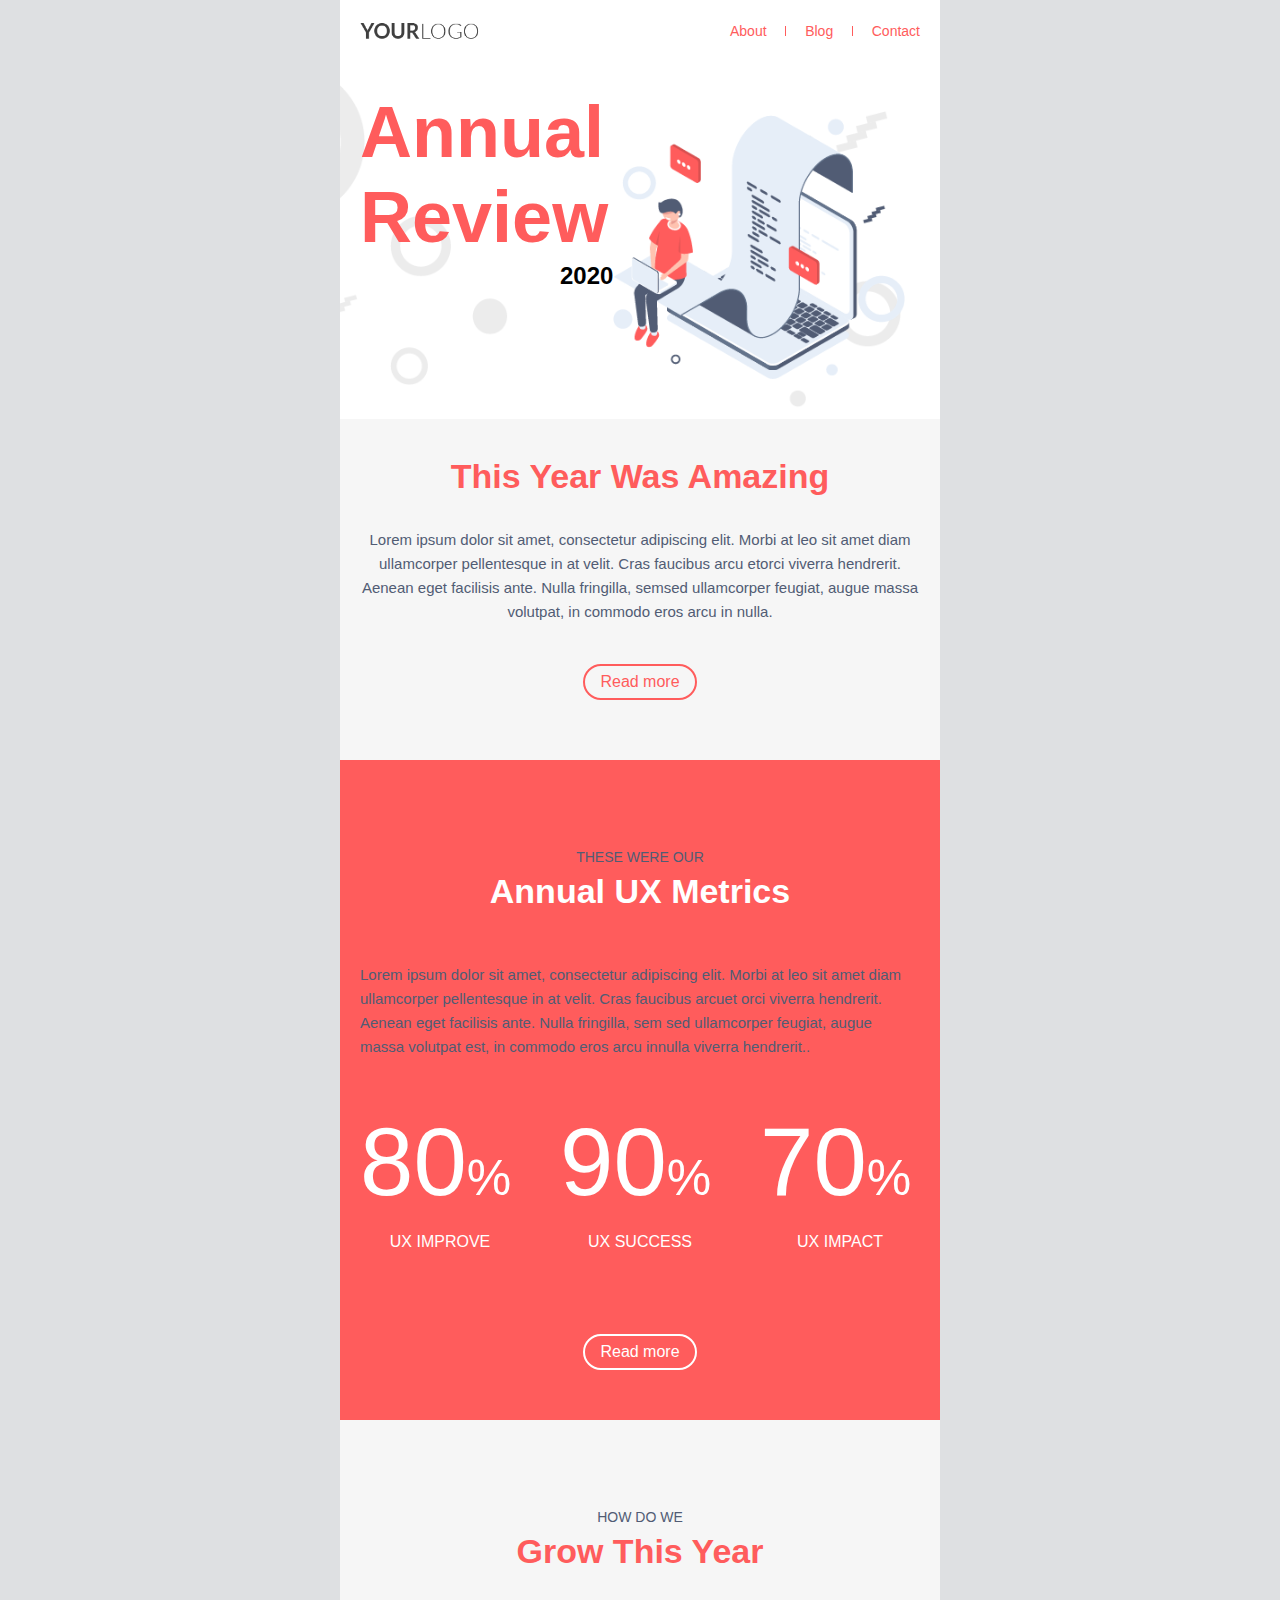
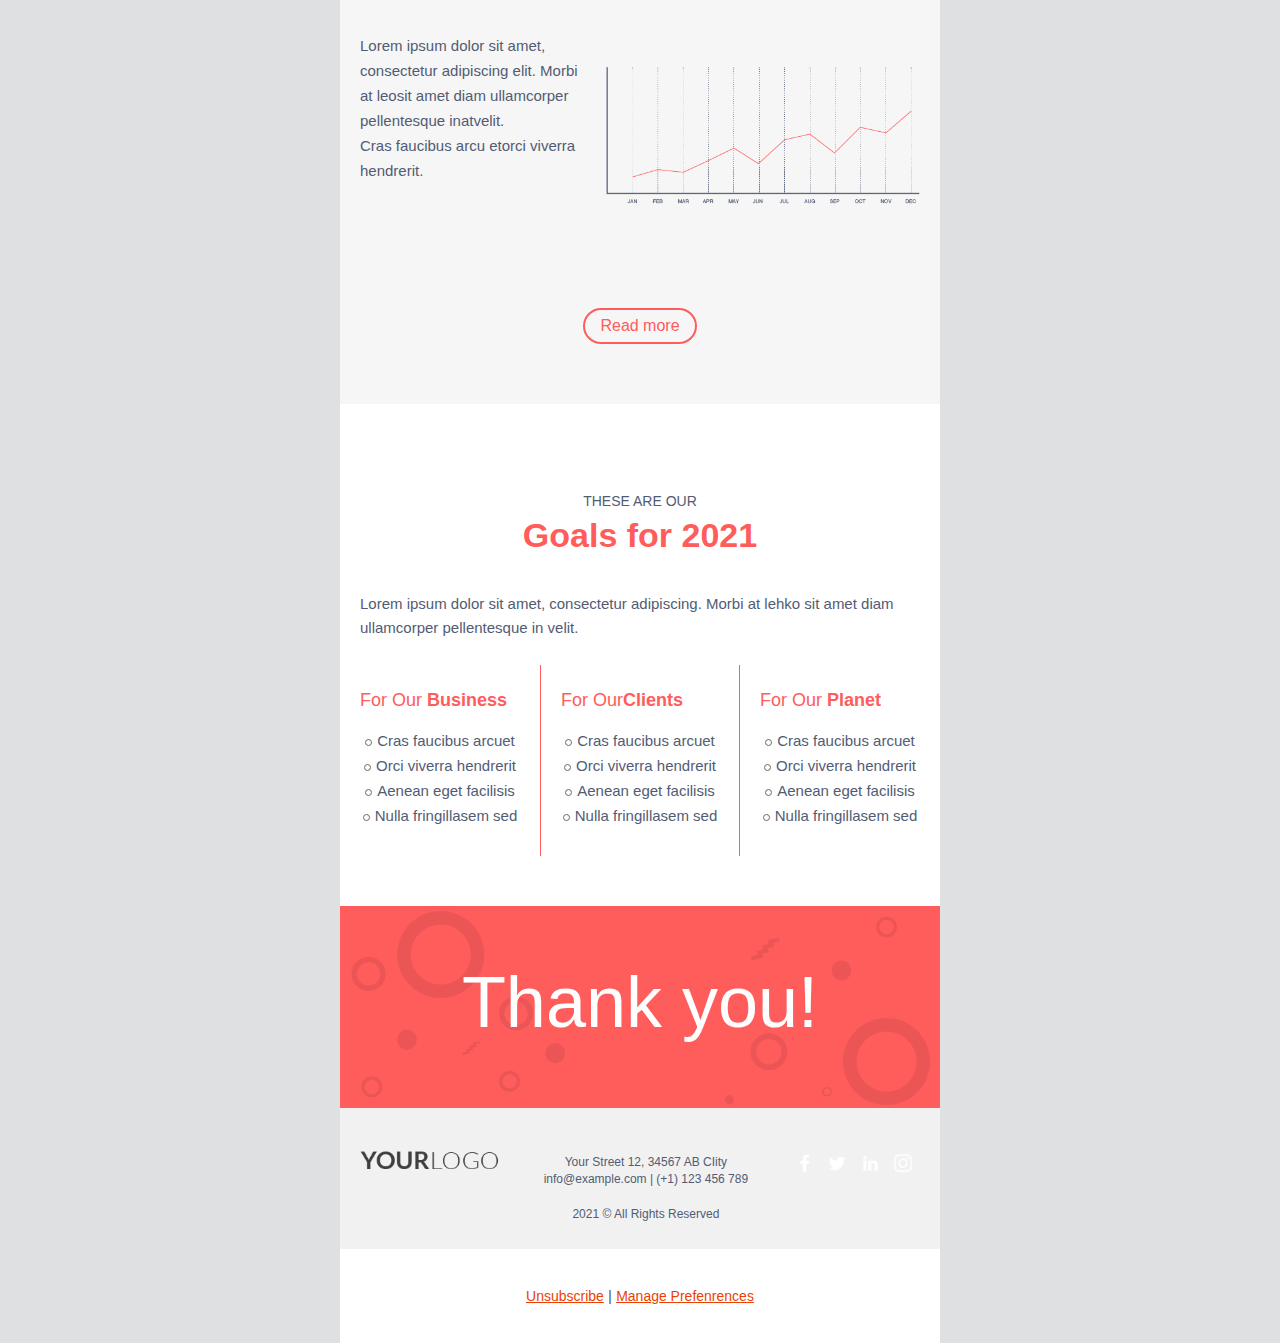
<file: assets/Email_Template/Emai_template_Files/index6.html>
<!DOCTYPE html PUBLIC "-//W3C//DTD XHTML 1.0 Transitional//EN" "http://www.w3.org/TR/xhtml1/DTD/xhtml1-transitional.dtd">
<html xmlns="http://www.w3.org/1999/xhtml">
	<head>
        <meta http-equiv="Content-Type" content="text/html; charset=UTF-8" />
        <title>Annual Review Email Template</title>
		<link rel="shortcut icon" href="../../img/Favicon.png" type="image/x-icon">
        <style type="text/css">
			/* /\/\/\/\/\/\/\/\/ CLIENT-SPECIFIC STYLES /\/\/\/\/\/\/\/\/ */
			#outlook a{padding:0;}
			.ReadMsgBody{width:100%;} .ExternalClass{width:100%;}
			.ExternalClass, .ExternalClass p, .ExternalClass span, .ExternalClass font, .ExternalClass td, .ExternalClass div {line-height: 100%;} 
			body, table, td, p, a, li, blockquote{-webkit-text-size-adjust:100%; -ms-text-size-adjust:100%;} 

			img{-ms-interpolation-mode:bicubic;}

			/* /\/\/\/\/\/\/\/\/ RESET STYLES /\/\/\/\/\/\/\/\/ */
			body{margin:0; padding:0;}
			img{border:0; height:auto; line-height:100%; outline:none; text-decoration:none;}
			table{border-collapse:collapse !important;}
			body, #bodyTable, #bodyCell{height:100% !important; margin:0; padding:0; width:100% !important;}

			/* /\/\/\/\/\/\/\/\/ TEMPLATE STYLES /\/\/\/\/\/\/\/\/ */
			/* ========== Page Styles ========== */
			#templateContainer{width:600px;}

			body, #bodyTable{
				background-color:#DEE0E2;
			}

			h1{
				color:#202020 !important;
				display:block;
				font-family:Helvetica;
				font-size:72px;
				font-style:normal;
				font-weight:bold;
				line-height:100%;
				letter-spacing:normal;
				margin-top:0;
				margin-right:0;
				margin-bottom:10px;
				margin-left:0;
				text-align:left;
				color: #FF5C5C !important;
			}

			h2{
				color:#404040 !important;
				display:block;
				font-family:Helvetica;
				font-size:34px;
				font-style:normal;
				font-weight:bold;
				line-height:100%;
				letter-spacing:normal;
				margin-top:0;
				margin-right:0;
				margin-bottom:10px;
				margin-left:0;
				text-align:center;
			}

			h3{
				color:#fff !important;
				display:block;
				font-family:Helvetica;
				font-size:96px;
				font-weight:normal;
				line-height:100%;
				letter-spacing:normal;
				margin-top:0;
				margin-right:0;
				margin-left:0;
				margin-bottom: 0;
				text-align:left;
			}

			h4{
				color:#515c74 !important;
				display:block;
				font-family:Helvetica;
				font-size:14px;
				font-weight:normal;
				line-height:100%;
				letter-spacing:normal;
				margin-top:70px;
				margin-right:0;
				margin-bottom:10px;
				margin-left:0;
				text-align:center;
			}

			h5{
				font-size: 18px;
				color: #FF5C5C;
			}

			h6{
				font-size: 16px;
				color: #fff;
				font-weight: normal;
				text-align: center;
				margin-top: 5px;
			}
			p{
				font-size: 15px;
				text-align: center;
				color: #515c74;
			}

			a{
				text-decoration: none !important;
			}

			button{
				color: #FF5C5C;
				font-size: 16px;
				border: 2px solid #FF5C5C;
				border-radius: 20px;
				background: transparent;
				padding: 7px 15px;
				margin: 40px auto;
				display: block;
			}

			/* ========== Header Styles ========== */
			#templatePreheader{
				background-color:#FFFFFF;
			}

			.preheaderContent{
				color:#808080;
				font-family:Helvetica;
				font-size:10px;
				line-height:125%;
				text-align:left;
			}

			.preheaderContent a:link, .preheaderContent a:visited, .preheaderContent a .yshortcuts{
				color:#606060;
				font-weight:normal;
				text-decoration:underline;
			}

			#templateHeader{
				background-color:#F4F4F4;
				border-top:1px solid #FFFFFF;
				border-bottom:1px solid #CCCCCC;
			}

			.headerContent{
				color:#505050;
				font-family:Helvetica;
				font-size:20px;
				font-weight:bold;
				line-height:100%;
				padding-top:0;
				padding-right:0;
				padding-bottom:0;
				padding-left:0;
				text-align:left;
				vertical-align:middle;
			}

			.headerContent a:link, .headerContent a:visited, .headerContent a .yshortcuts{
				color:#EB4102;
				font-weight:normal;
				text-decoration:underline;
			}

			#headerImage{
				height:auto;
				max-width:600px;
			}

			/* ========== Body Styles ========== */
			#templateBody{
				background-color:#F6F6F6;
			}

			.templateBodyColumn{
				background: #FF5C5C !important;
			}
			
			.bodyContent{
				color:#505050;
				font-family:Helvetica;
				font-size:16px;
				line-height:150%;
				padding-top:20px;
				padding-right:20px;
				padding-bottom:20px;
				padding-left:20px;
				text-align:left;
			}

			.bodyContent a:link, .bodyContent a:visited, .bodyContent a .yshortcuts{
				color:#EB4102;
				font-weight:normal;
				text-decoration:underline;
			}

			.bodyContent img{
				display:inline;
				height:auto;
				max-width:560px;
			}

			/* ========== Column Styles ========== */
			.templateColumnContainer{width:200px;}

			#templateColumns{
				background-color:#FF5C5C;
			}

			.templatebodygoal{
				background: #FFFFFF !important;
			}

			.templatePreheadergoal{
				background: #F6F6F6 !important;
			}

			.templateColumnsgoals{
				background: #FFFFFF !important;
			}

			.leftColumnContent{
				color:#505050;
				font-family:Helvetica;
				font-size:14px;
				line-height:150%;
				padding-top:0;
				padding-right:20px;
				padding-bottom:20px;
				padding-left:20px;
				text-align:left;
			}

			.leftColumnContent a:link, .leftColumnContent a:visited, .leftColumnContent a .yshortcuts{
				color:#EB4102;
				font-weight:normal;
				text-decoration:underline;
			}

			.centerColumnContent{
				color:#505050;
				font-family:Helvetica;
				font-size:14px;
				line-height:150%;
				padding-top:0;
				padding-right:20px;
				padding-bottom:20px;
				padding-left:20px;
				text-align:left;
			}

			.centerColumnContent a:link, .centerColumnContent a:visited, .centerColumnContent a .yshortcuts{
				color:#EB4102;
				font-weight:normal;
				text-decoration:underline;
			}

			.rightColumnContent{
				color:#505050;
				font-family:Helvetica;
				font-size:14px;
				line-height:150%;
				padding-top:0;
				padding-right:20px;
				padding-bottom:20px;
				padding-left:20px;
				text-align:left;
			}

			.rightColumnContent a:link, .rightColumnContent a:visited, .rightColumnContent a .yshortcuts{
				color:#EB4102;
				font-weight:normal;
				text-decoration:underline;
			}

			.leftColumnContent img, .rightColumnContent img{
				display:inline;
				height:auto;
				max-width:260px;
			}

			/* ========== Footer Styles ========== */
			#templateFooter{
				background-color:#f1f1f1;
			}

			.footerContent{
				color:#808080;
				font-family:Helvetica;
				font-size:10px;
				line-height:150%;
				padding-top:20px;
				padding-right:20px;
				padding-bottom:20px;
				padding-left:20px;
				text-align:left;
			}

			.footerContent a:link, .footerContent a:visited, .footerContent a .yshortcuts, .footerContent a span{
				color:#606060;
				font-weight:normal;
				text-decoration:underline;
			}

			/* /\/\/\/\/\/\/\/\/ MOBILE STYLES /\/\/\/\/\/\/\/\/ */

            @media only screen and (max-width: 480px){
				/* /\/\/\/\/\/\/ CLIENT-SPECIFIC MOBILE STYLES /\/\/\/\/\/\/ */
				body, table, td, p, a, li, blockquote{-webkit-text-size-adjust:none !important;}
                body{width:100% !important; min-width:100% !important; overflow-x: hidden;}

				/* /\/\/\/\/\/\/ MOBILE TEMPLATE STYLES /\/\/\/\/\/\/ */
				/* ======== Page Styles ======== */
				#templateContainer{
					max-width:600px !important;
					width:100% !important;
				}

				h1{
					font-size:72px !important;
					line-height:100% !important;
				}
				
				h2{
					font-size:34px !important;
					line-height:100% !important;
				}

				h3{
					font-size:96px !important;
					line-height:100% !important;
					text-align: center;
				}

				h4{
					font-size:16px !important;
					line-height:100% !important;
				}

				/* ======== Header Styles ======== */
				.preheaderContent{
					display:block !important; 
					width:100% !important;
					max-width:480px !important;
				}

				.preheaderContent img{
					margin: auto;
					display: block;
					padding-left: 0 !important;
				}

				.preheaderContent ul{
					text-align: center;
					padding: 20px 0;
					padding-left: 60px !important;
				}

				#headerImage{
					height:auto !important;
					max-width:600px !important;
					width:100% !important;
				}

				.headerContent{
					font-size:20px !important;
					line-height:125% !important;
				}

				/* ======== Body Styles ======== */
				.bodyContent{
					font-size:18px !important;
					line-height:125% !important;
				}

				/* ======== Column Styles ======== */
				.templateColumnContainer{display:block !important; width:100% !important;}

				.columnImage{
					height:auto !important;
					max-width:480px !important;
					width:100% !important;
				}

				.leftColumnContent{
					font-size:16px !important;
					line-height:125% !important;
				}

				.centerColumnContent{
					font-size:16px !important;
					line-height:125% !important;
					border:none !important;
				}

				.rightColumnContent{
					font-size:16px !important;
					line-height:125% !important;
				}

				.Cras h5{
					text-align: center;
				}

				/* ======== Footer Styles ======== */
				.footerContent{
					font-size:14px !important;
					line-height:115% !important;
					display:block !important; 
					width:100% !important;
					max-width:480px !important;
				}

				.footerContent p{
					text-align: left;
				}
			}
		</style>
    </head>
    <body leftmargin="0" marginwidth="0" topmargin="0" marginheight="0" offset="0">
    	<center>
        	<table align="center" border="0" cellpadding="0" cellspacing="0" height="100%" width="100%" id="bodyTable">
            	<tr>
                	<td align="center" valign="top" id="bodyCell">
                    	<!-- BEGIN TEMPLATE // -->
                    	<table border="0" cellpadding="0" cellspacing="0" id="templateContainer">
                        	<tr>
                            	<td align="center" valign="top">
                                	<!--@@@@@@@@@@ BEGIN PREHEADER @@@@@@@@@@// -->
                                    <table border="0" cellpadding="0" cellspacing="0" width="100%" id="templatePreheader">
                                        <tr>
                                            <td valign="top" class="preheaderContent" style="padding-top:20px; padding-left:20px;" mc:edit="preheader_content00">
                                               <img style="width: 120px;" src="img/Your-Logo.png" alt="">
                                            </td>
                                            <!-- *|IFNOT:ARCHIVE_PAGE|* -->
                                            <td valign="top" class="preheaderContent menu" style="padding-top:15px; float: right; padding-right: 20px;" mc:edit="preheader_content01">
                                               <ul style="list-style-type: none">
												   <li style="display: inline-block;"><a style=" padding: 0 6px ;color: #FF5C5C;font-size: 14px;" href="#">About</a></li>
												   <span style="width: 1px; height: 10px; background-color: #FF5C5C; display: inline-block; margin: 0 10px;"></span>
												   <li style="display: inline-block;"><a style=" padding: 0 6px ;color: #FF5C5C;font-size: 14px;" href="#">Blog</a></li>
												   <span style="width: 1px; height: 10px; background-color: #FF5C5C; display: inline-block; margin: 0 10px;"></span>
												   <li style="display: inline-block;"><a style=" padding-left:6px ;color: #FF5C5C;font-size: 14px;" href="#">Contact</a></li>
											   </ul>
                                            </td>
                                            <!-- *|END:IF|* -->
                                        </tr>
                                    </table>
                                    <!--@@@@@@@@@@ END PREHEADER @@@@@@@@@@// -->
                                </td>
                            </tr>
                        	<tr>
                            	<td align="center" valign="top">
                                	<!--@@@@@@@@@@ BEGIN HEADER @@@@@@@@@@// -->
									<table border="0" cellpadding="0" cellspacing="0" width="100%" id="templatePreheader" style="background:url(img/background-Circles-Dark.png ), #ffffff; background-position: center; background-size: cover;">
                                        <tr>
                                            <td valign="top" class="preheaderContent" style="padding-top:20px; padding-left:20px;" mc:edit="preheader_content00">
                                               <h1 style="line-height: 85px; padding-top: 20px;">Annual <br> Review</h1>
											   <span style="font-size: 24px; color: #000; font-weight: bold; margin-left: 200px; display: block;">2020</span>
                                            </td>
                                            <!-- *|IFNOT:ARCHIVE_PAGE|* -->
                                            <td valign="top" class="preheaderContent menu" style="padding-top:15px; float: right; padding-right: 20px;" mc:edit="preheader_content01">
												<img style="width: 95%;padding-top: 50px; padding-bottom: 40px;" src="img/Header-Illustration.png" alt="">
                                            </td>
                                            <!-- *|END:IF|* -->
                                        </tr>
                                    </table>
                                    <!--@@@@@@@@@@ // END HEADER @@@@@@@@@@-->
                                </td>
                            </tr>

							<!--@@@@@@@@@@ BEGIN Amazing @@@@@@@@@@// -->
                        	<tr>
                            	<td align="center" valign="top">
                                	<!--@@@@@@@@@@@@@ BEGIN BODY @@@@@@@@@@@@@// -->
                                    <table border="0" cellpadding="0" cellspacing="0" width="100%" id="templateBody">
                                        <tr>
                                            <td valign="top" class="bodyContent" mc:edit="body_content">
                                                <h2 style="color: #FF5C5C !important; text-align: center; padding: 20px 0;">This Year Was Amazing</h2>
                                                <p>Lorem ipsum dolor sit amet, consectetur adipiscing elit. Morbi at leo sit amet diam ullamcorper pellentesque in at velit. Cras faucibus arcu etorci viverra hendrerit. Aenean eget facilisis ante. Nulla fringilla, semsed ullamcorper feugiat, augue massa volutpat, in commodo eros arcu in nulla.</p>
												<button>Read more</button>
                                            </td>
                                        </tr>
                                    </table>
                                </td>
                            </tr>
							<!--@@@@@@@@@@ END Amazing @@@@@@@@@@// -->

							<!--@@@@@@@@@@ BEGIN Metrics @@@@@@@@@@// -->
							<tr>
                            	<td align="center" valign="top">
                                    <table border="0" cellpadding="0" cellspacing="0" width="100%" id="templateBody" class="templateBodyColumn">
                                        <tr>
                                            <td valign="top" class="bodyContent" mc:edit="body_content">
												<h4>THESE WERE OUR</h4>
                                                <h2 style="color: #fff !important
												; padding-bottom: 40px !important;">Annual UX Metrics</h2>
                                                <p style="text-align: left;">Lorem ipsum dolor sit amet, consectetur adipiscing elit. Morbi at leo sit amet diam ullamcorper pellentesque in at velit. Cras faucibus arcuet orci viverra hendrerit. Aenean eget facilisis ante. Nulla fringilla, sem sed ullamcorper feugiat, augue massa volutpat est, in commodo eros arcu innulla viverra hendrerit..</p>
                                            </td>
                                        </tr>
                                    </table>
                                </td>
                            </tr>
                        	<tr>
                            	<td align="center" valign="top">
                                	<!--@@@@@@@@@@@@@ BEGIN COLUMNS @@@@@@@@@@@@@// -->
                                    <table border="0" cellpadding="0" cellspacing="0" width="100%" id="templateColumns">
                                    	<tr mc:repeatable>
                                        	<td align="center" valign="top" class="templateColumnContainer" style="padding-top:20px;">
                                            	<table border="0" cellpadding="20" cellspacing="0" width="100%">
                                                	<tr>
                                                    	<td class="leftColumnContent">
                                                        	<h3>80<span style="font-size: 50px;">%</span></h3>
															<h6>UX IMPROVE</h6>
                                                        </td>
                                                    </tr>
                                                </table>
                                            </td>
                                        	<td align="center" valign="top" class="templateColumnContainer" style="padding-top:20px;">
                                            	<table border="0" cellpadding="20" cellspacing="0" width="100%">
                                                	<tr>
                                                    	<td class="centerColumnContent">
                                                        	<h3>90<span style="font-size: 50px;">%</span></h3>
															<h6>UX SUCCESS</h6>
                                                        </td>
                                                    </tr>
                                                </table>
                                            </td>
                                        	<td align="center" valign="top" class="templateColumnContainer" style="padding-top:20px;">
                                            	<table border="0" cellpadding="20" cellspacing="0" width="100%">
                                                	<tr>
                                                    	<td class="rightColumnContent">
                                                        	<h3>70<span style="font-size: 50px;">%</span></h3>
															<h6>UX IMPACT</h6>
                                                        </td>
                                                    </tr>
                                                </table>
                                            </td>
                                        </tr>
                                    </table>
                                    <!--@@@@@@@@@@@@@ // END COLUMNS @@@@@@@@@@@@@-->
                                </td>
                            </tr>
							<tr>
                            	<td align="center" valign="top">
                                    <table border="0" cellpadding="0" cellspacing="0" width="100%" id="templateBody" class="templateBodyColumn">
                                        <tr>
                                            <td valign="top" class="bodyContent" mc:edit="body_content">
												<button style="color: #fff; border: 2px solid #fff;margin: 5px auto; margin-bottom: 30px;">Read more</button>
                                            </td>
                                        </tr>
                                    </table>
                                </td>
                            </tr>
							<!--@@@@@@@@@@ END Metrics @@@@@@@@@@// -->

							<!--@@@@@@@@@@ BEGIN Grow  @@@@@@@@@@// -->
							<tr>
                            	<td align="center" valign="top">
                                    <table border="0" cellpadding="0" cellspacing="0" width="100%" id="templateBody">
                                        <tr>
                                            <td valign="top" class="bodyContent" mc:edit="body_content">
												<h4>HOW DO WE</h4>
                                                <h2 style="color: #FF5C5C !important;">Grow This Year</h2>
                                            </td>
                                        </tr>
                                    </table>
                                </td>
                            </tr>
							<tr>
                            	<td align="center" valign="top">
									<table border="0" cellpadding="0" cellspacing="0" width="100%" id="templatePreheader" class="templatePreheadergoal">
                                        <tr>
                                            <td valign="top" class="preheaderContent" style="padding-top:20px; padding-left:20px;" mc:edit="preheader_content00">
                                               <p style="text-align: left; line-height: 25px; width: 95%;">Lorem ipsum dolor sit amet, consectetur adipiscing elit. Morbi at leosit amet diam ullamcorper pellentesque inatvelit.<br>Cras faucibus arcu etorci viverra hendrerit.</p>
                                            </td>
                                            <!-- *|IFNOT:ARCHIVE_PAGE|* -->
                                            <td valign="top" class="preheaderContent menu" style="padding-top:15px; float: right; padding-right: 20px;" mc:edit="preheader_content01">
												<img style="width: 320px;padding-top: 50px; padding-bottom: 40px;" src="img/Growing-Graph.png" alt="">
                                            </td>
                                            <!-- *|END:IF|* -->
                                        </tr>
                                    </table>
                                </td>
                            </tr>
							<tr>
                            	<td align="center" valign="top">
                                    <table border="0" cellpadding="0" cellspacing="0" width="100%" id="templateBody">
                                        <tr>
                                            <td valign="top" class="bodyContent" mc:edit="body_content">
												<button>Read more</button>
                                            </td>
                                        </tr>
                                    </table>
                                </td>
                            </tr>
							<!--@@@@@@@@@@ END Grow  @@@@@@@@@@// -->

							<!--@@@@@@@@@@ BEGIN Goals   @@@@@@@@@@// -->
							<tr>
                            	<td align="center" valign="top">
                                    <table border="0" cellpadding="0" cellspacing="0" width="100%" id="templateBody" class="templatebodygoal">
                                        <tr>
                                            <td valign="top" class="bodyContent" mc:edit="body_content">
												<h4>THESE ARE OUR</h4>
                                                <h2 style="color: #FF5C5C !important;">Goals for 2021</h2>
                                                <p style="text-align: left; padding-top: 25px; margin-bottom: -15px;">Lorem ipsum dolor sit amet, consectetur adipiscing. Morbi at lehko sit amet diam ullamcorper pellentesque in velit.</p>
                                            </td>
                                        </tr>
                                    </table>
                                    <!--@@@@@@@@@@@@@ // END BODY @@@@@@@@@@@@@-->
                                </td>
                            </tr>
                        	<tr>
                            	<td align="center" valign="top">
                                	<!--@@@@@@@@@@@@@ BEGIN COLUMNS @@@@@@@@@@@@@// -->
                                    <table border="0" cellpadding="0" cellspacing="0" width="100%" id="templateColumns" class="templateColumnsgoals" style="padding-bottom:100px">
                                    	<tr mc:repeatable>
                                        	<td align="center" valign="top" class="templateColumnContainer" style="padding-top:20px;">
                                            	<table border="0" cellpadding="20" cellspacing="0" width="100%">
                                                	<tr>
                                                    	<td class="leftColumnContent Cras" style="line-height: 10px;">
                                                        	<h5><span style="font-weight: normal;">For Our</span> Business</h5>
															<p><span style="height: 5px; width: 5px; border-radius: 50%;display: inline-block; border: 1px solid #6d6767; margin-right: 5px;"></span>Cras faucibus arcuet</p>
															<p><span style="height: 5px; width: 5px; border-radius: 50%;display: inline-block; border: 1px solid #6d6767; margin-right: 5px;"></span>Orci viverra hendrerit</p>
															<p><span style="height: 5px; width: 5px; border-radius: 50%;display: inline-block; border: 1px solid #6d6767; margin-right: 5px;"></span>Aenean eget facilisis</p>
															<p><span style="height: 5px; width: 5px; border-radius: 50%;display: inline-block; border: 1px solid #6d6767; margin-right: 5px;"></span>Nulla fringillasem sed</p>
                                                        </td>
                                                    </tr>
                                                </table>
                                            </td>
                                        	<td align="center" valign="top" class="templateColumnContainer" style="padding-top:20px;">
                                            	<table border="0" cellpadding="20" cellspacing="0" width="100%">
                                                	<tr>
                                                    	<td class="centerColumnContent Cras" style="line-height: 10px;border-left: 1px solid #FF5C5C;border-right: 1px solid #FF5C5C;">
                                                        	<h5><span style="font-weight: normal;">For Our</span>Clients</h5>
															<p><span style="height: 5px; width: 5px; border-radius: 50%;display: inline-block; border: 1px solid #6d6767; margin-right: 5px;"></span>Cras faucibus arcuet</p>
															<p><span style="height: 5px; width: 5px; border-radius: 50%;display: inline-block; border: 1px solid #6d6767; margin-right: 5px;"></span>Orci viverra hendrerit</p>
															<p><span style="height: 5px; width: 5px; border-radius: 50%;display: inline-block; border: 1px solid #6d6767; margin-right: 5px;"></span>Aenean eget facilisis</p>
															<p><span style="height: 5px; width: 5px; border-radius: 50%;display: inline-block; border: 1px solid #6d6767; margin-right: 5px;"></span>Nulla fringillasem sed</p>
                                                        </td>
                                                    </tr>
                                                </table>
                                            </td>
                                        	<td align="center" valign="top" class="templateColumnContainer" style="padding-top:20px;">
                                            	<table border="0" cellpadding="20" cellspacing="0" width="100%">
                                                	<tr>
                                                    	<td class="rightColumnContent Cras" style="line-height: 10px;">
                                                        	<h5><span style="font-weight: normal;">For Our</span> Planet</h5>
															<p><span style="height: 5px; width: 5px; border-radius: 50%;display: inline-block; border: 1px solid #6d6767; margin-right: 5px;"></span>Cras faucibus arcuet</p>
															<p><span style="height: 5px; width: 5px; border-radius: 50%;display: inline-block; border: 1px solid #6d6767; margin-right: 5px;"></span>Orci viverra hendrerit</p>
															<p><span style="height: 5px; width: 5px; border-radius: 50%;display: inline-block; border: 1px solid #6d6767; margin-right: 5px;"></span>Aenean eget facilisis</p>
															<p><span style="height: 5px; width: 5px; border-radius: 50%;display: inline-block; border: 1px solid #6d6767; margin-right: 5px;"></span>Nulla fringillasem sed</p>
                                                        </td>
                                                    </tr>
                                                </table>
                                            </td>
                                        </tr>
                                    </table>
                                    <!--@@@@@@@@@@@@@ // END COLUMNS @@@@@@@@@@@@@-->
                                </td>
                            </tr>
							<tr>
                            	<td align="center" valign="top">
                                    <table border="0" cellpadding="0" cellspacing="0" width="100%" style="background: #FFFFFF;">
                                        <tr>
                                            <td valign="top" class="bodyContent" mc:edit="body_content">
												<span style="display: block; height: 10px;"></span>
                                            </td>
                                        </tr>
                                    </table>
                                </td>
                            </tr>
							<!--@@@@@@@@@@ END Goals   @@@@@@@@@@// -->

							<!--@@@@@@@@@@ BEGIN Thank  @@@@@@@@@@// -->
							<tr>
                            	<td align="center" valign="top">
                                    <table border="0" cellpadding="0" cellspacing="0" width="100%" id="templateBody" style="background:url(img/background-Circles-Dark.png), #FF5C5C; background-position: center; background-size: cover;">
                                        <tr>
                                            <td valign="top" class="bodyContent" mc:edit="body_content">
												<h1 style="color: #fff !important
												; font-weight: normal; text-align: center; padding: 40px 0;">Thank you!</h1>
                                            </td>
                                        </tr>
                                    </table>
                                </td>
                            </tr>
							<!--@@@@@@@@@@ END Thank  @@@@@@@@@@// -->

                        	<tr>
                            	<td align="center" valign="top">
                                	<!--@@@@@@@@@@@@@ BEGIN FOOTER @@@@@@@@@@@@@// -->
                                    <table border="0" cellpadding="0" cellspacing="0" width="100%" id="templateFooter">
                                        <tr>
                                            <td valign="top" class="footerContent" mc:edit="footer_content00" style="padding-top:40px;">
                                                <img class="footerimg" style="width: 140px;" src="img/Your-Logo.png" alt="">
                                            </td>
                                            <td valign="top" class="footerContent" style="padding-top:40px; line-height: 5px;" mc:edit="footer_content01">
                                                <p style="font-size: 12px !important">Your Street 12, 34567 AB CIity</p>
												<p style="font-size: 12px !important">info@example.com   |  (+1) 123 456 789</p>
												<p style="font-size: 12px !important; margin-top: 30px;">2021 &copy; All Rights Reserved</p>
                                            </td>
                                            <td valign="top" class="footerContent" style="padding-top:40px;" mc:edit="footer_content02">
                                            	<a href="#"><img style="width: 30px;" src="img/facebook2x.png" alt=""></a>
												<a href="#"><img style="width: 30px;" src="img/twitter2x.png" alt=""></a>
												<a href="#"><img style="width: 30px;" src="img/linkedin2x.png" alt=""></a>
												<a href="#"><img style="width: 30px;" src="img/instagram2x.png" alt=""></a>
                                            </td>
                                        </tr>
                                    </table>
                                    <!--@@@@@@@@@@@@@ // END FOOTER @@@@@@@@@@@@@-->
                                </td>
                            </tr>
							<tr>
								<td align="center" valign="top">
									<table border="0" cellpadding="0" cellspacing="0" width="100%" style="background: #FFFFFF;">
										<tr>
											<td valign="top" class="bodyContent" mc:edit="body_content">
												<p> <a style="font-size: 14px !important; text-decoration: underline !important;" href="#">Unsubscribe</a> | <a style="font-size: 14px !important; text-decoration: underline !important;" href="#">Manage Prefenrences</a> </p>
											</td>
										</tr>
									</table>
								</td>
							</tr>
                        </table>
                        <!--@@@@@@@@@@@@@ // END TEMPLATE @@@@@@@@@@@@@-->
                    </td>
                </tr>
            </table>
        </center>
    </body>
</html>
</file>
<file: assets/css/style.css>
:root {
    --header-height: 3rem;
    --hue-color: 230;
    --first-color: hsl(var(--hue-color), 69%, 61%);
    --first-color-second: hsl(var(--hue-color), 69%, 61%);
    --first-color-alt: hsl(var(--hue-color), 57%, 53%);
    --first-color-lighter: hsl(var(--hue-color), 92%, 85%);
    --title-color: hsl(var(--hue-color), 8%, 15%);
    --text-color: hsl(var(--hue-color), 8%, 45%);
    --text-color-light: hsl(var(--hue-color), 8%, 65%);
    --input-color: hsl(var(--hue-color), 70%, 96%);
    --body-color: hsl(var(--hue-color), 60%, 99%);
    --container-color: #fff;
    --scroll-bar-color: hsl(var(--hue-color), 12%, 90%);
    --scroll-thumb-color: hsl(var(--hue-color), 12%, 80%);
    --body-font: "Poppins", sans-serif;
    --big-font-size: 2rem;
    --h1-font-size: 1.5rem;
    --h2-font-size: 1.25rem;
    --h3-font-size: 1.125rem;
    --normal-font-size: 0.938rem;
    --small-font-size: 0.813rem;
    --smaller-font-size: 0.75rem;
    --font-medium: 500;
    --font-semi-bold: 600;
    --mb-0-25: 0.25rem;
    --mb-0-5: 0.5rem;
    --mb-0-75: 0.75rem;
    --mb-1: 1rem;
    --mb-1-5: 1.5rem;
    --mb-2: 2rem;
    --mb-2-5: 2.5rem;
    --mb-3: 3rem;
    --z-tooltip: 10;
    --z-fixed: 100;
    --z-modal: 1000;
}
@media screen and (min-width: 968px) {
    :root {
        --big-font-size: 3rem;
        --h1-font-size: 2.25rem;
        --h2-font-size: 1.5rem;
        --h3-font-size: 1.25rem;
        --normal-font-size: 1rem;
        --small-font-size: 0.875rem;
        --smaller-font-size: 0.813rem;
    }
}
body.dark-theme {
    --first-color-second: hsl(var(--hue-color), 30%, 8%);
    --title-color: hsl(var(--hue-color), 8%, 95%);
    --text-color: hsl(var(--hue-color), 8%, 75%);
    --input-color: hsl(var(--hue-color), 29%, 16%);
    --body-color: hsl(var(--hue-color), 28%, 12%);
    --container-color: hsl(var(--hue-color), 29%, 16%);
    --scroll-bar-color: hsl(var(--hue-color), 12%, 48%);
    --scroll-thumb-color: hsl(var(--hue-color), 12%, 36%);
}
.nav_btns {
    display: flex;
    align-items: center;
}
.change-theme {
    font-size: 1.25rem;
    color: var(--title-color);
    margin-right: var(--mb-1);
    cursor: pointer;
}
.change-theme:hover {
    color: var(--first-color);
}
* {
    box-sizing: border-box;
    padding: 0;
    margin: 0;
}
html {
    scroll-behavior: smooth;
}
body {
    margin: 0 0 var(--header-height) 0;
    font-family: var(--body-font);
    font-size: var(--normal-font-size);
    background-color: var(--body-color);
    color: var(--text-color);
}
h1,
h2,
h3,
h4 {
    color: var(--title-color);
    font-weight: var(--font-semi-bold);
}
ul {
    list-style: none;
}
a {
    text-decoration: none;
}
img {
    max-width: 100%;
    height: auto;
}
.section {
    padding: 2rem 0 4rem;
}
.section_title {
    font-size: var(--h1-font-size);
}
.section_subtitle {
    display: block;
    font-size: var(--small-font-size);
    margin-bottom: var(--mb-3);
}
.section_subtitle,
.section_title {
    text-align: center;
}
.container {
    max-width: 768px;
    margin-left: var(--mb-1-5);
    margin-right: var(--mb-1-5);
}
.grid {
    display: grid;
    gap: 1.5rem;
}
.header {
    width: 100%;
    position: fixed;
    bottom: 0;
    left: 0;
    z-index: var(--z-fixed);
    background-color: var(--body-color);
}
.nav {
    max-width: 968px;
    height: var(--header-height);
    display: flex;
    justify-content: space-between;
    align-items: center;
}
.nav_logo,
.nav_toggle {
    color: var(--title-color);
    font-weight: var(--font-medium);
}
.nav_logo:hover {
    color: var(--first-color);
}
.nav_toggle {
    font-size: 1.11rem;
    cursor: pointer;
}
.nav_toggle:hover {
    color: var(--first-color);
}
@media screen and (max-width: 767px) {
    .nav_menu {
        position: fixed;
        bottom: -100%;
        left: 0;
        width: 100%;
        background-color: var(--body-color);
        padding: 2rem 1.5rem 4rem;
        box-shadow: 0 -1px 4px rgba(0, 0, 0, 0.15);
        border-radius: 1.5rem 1.5rem 0 0;
        transition: 0.3s;
    }
}
.nav_list {
    grid-template-columns: repeat(3, 1fr);
    gap: 2rem;
}
.nav_link {
    display: flex;
    flex-direction: column;
    align-items: center;
    font-size: var(--small-font-size);
    color: var(--title-color);
    font-weight: var(--font-medium);
}
.nav_link:hover {
    color: var(--first-color);
}
.nav_icon {
    font-size: 1.2rem;
}
.nav_close {
    position: absolute;
    right: 1.3rem;
    bottom: 0.5rem;
    font-size: 1.5rem;
    cursor: pointer;
    color: var(--first-color);
}
.nav_close:hover {
    color: var(--first-color-alt);
}
.show-menu {
    bottom: 0;
}
.active-link {
    color: var(--first-color);
}
.scroll-header {
    box-shadow: 0 -1px 4px rgba(0, 0, 0, 0.15);
}
.home_container {
    gap: 1rem;
}
.home_content {
    grid-template-columns: 0.5fr 3fr;
    align-items: center;
    padding-top: 3.5rem;
}
.home_social {
    display: grid;
    grid-template-columns: max-content;
    row-gap: 1rem;
}
.home_social-icon {
    font-size: 1.25rem;
    color: var(--first-color);
}
.home_social-icon:hover {
    color: var(--first-color-alt);
}
.home_blob {
    width: 200px;
    fill: var(--first-color);
}
.home_blob-img {
    width: 170px;
}
.home_data {
    grid-column: 1/3;
}
.home_title {
    font-size: var(--big-font-size);
}
.home_subtitle {
    font-size: var(--h3-font-size);
    color: var(--text-color);
    font-weight: var(--font-medium);
    margin-bottom: var(--mb-0-75);
}
.home_description {
    margin-bottom: var(--mb-2);
}
.home_scroll {
    display: none;
}
.home_scroll-button {
    color: var(--first-color);
    transition: 0.3s;
}
.home_scroll-button:hover {
    transform: translateY(0.25rem);
}
.home_scroll-mouse {
    font-size: 2rem;
}
.home_scroll-name {
    font-size: var(--small-font-size);
    color: var(--title-color);
    font-weight: var(--font-medium);
    margin-right: var(--mb-0-25);
}
.home_scroll-arrow {
    font-size: 1.25rem;
}
.button {
    display: inline-block;
    background-color: var(--first-color);
    color: #fff;
    padding: 1rem;
    border-radius: 0.5rem;
    font-weight: var(--font-medium);
}
.button:hover {
    background-color: var(--first-color-alt);
}
.button_icon {
    font-size: 1.25rem;
    margin-left: var(--mb-0-25);
    transition: 0.3s;
}
.button-white {
    background-color: #fff;
    color: var(--first-color);
}
.button-white:hover {
    background-color: #fff;
}
.button-flex {
    display: inline-flex;
    align-items: center;
}
.button-small {
    padding: 0.75rem 1rem;
}
.button-link {
    padding: 0;
    background-color: transparent;
    color: var(--first-color);
}
.button-link:hover {
    background-color: transparent;
    color: var(--first-color-alt);
}
.about_img {
    width: 200px;
    height: 300px;
    border-radius: 1rem;
    justify-self: center;
}
.about_description {
    text-align: center;
    margin-bottom: var(--mb-2-5);
}
.about_info {
    display: flex;
    justify-content: space-evenly;
    margin-bottom: var(--mb-2-5);
}
.about_info-title {
    font-size: var(--h2-font-size);
    font-weight: var(--font-semi-bold);
    color: var(--title-color);
}
.about_info-name {
    font-size: var(--small-font-size);
}
.about_info-name,
.about_info-title {
    display: block;
    text-align: center;
}
.about_button {
    display: flex;
    justify-content: center;
}
.about_button a{
    margin-left: 5px;
    margin-right: 5 px;
}
.skills_container {
    row-gap: 0;
}
.skills_header {
    display: flex;
    align-items: center;
    margin-bottom: var(--mb-2-5);
    cursor: pointer;
}
.skills_arrow,
.skills_icon {
    font-size: 2rem;
    color: var(--first-color);
}
.skills_icon {
    margin-right: var(--mb-0-75);
}
.skills_title {
    font-size: var(--h3-font-size);
}
.skills_subtitle {
    font-size: var(--small-font-size);
    color: var(--text-color-light);
}
.skills_arrow {
    margin-left: auto;
    transition: 0.4s;
}
.skills_list {
    row-gap: 1.5rem;
    padding-left: 2.7rem;
}
.skills_titles {
    display: flex;
    justify-content: space-between;
    margin-bottom: var(--mb-0-5);
}
.skills_name {
    font-size: var(--normal-font-size);
    font-weight: var(--font-medium);
}
.skills_bar,
.skills_pecentage {
    height: 5px;
    border-radius: 0.25rem;
}
.skills_bar {
    background-color: var(--first-color-lighter);
}
.skills_pecentage {
    display: block;
    background-color: var(--first-color);
}
.skills_html {
    width: 95%;
}
.skills_css {
    width: 90%;
}
.skills_js {
    width: 70%;
}
.skills_react {
    width: 80%;
}
.skills_php {
    width: 85%;
}
.skills_node {
    width: 70%;
}
.skills_firebase {
    width: 80%;
}
.skills_python {
    width: 85%;
}
.skills_figma {
    width: 90%;
}
.skills_sketch {
    width: 70%;
}
.skills_photoshop {
    width: 85%;
}
.skills_close .skills_list {
    height: 0;
    overflow: hidden;
}
.skills_open .skills_list {
    height: max-content;
    margin-bottom: var(--mb-2-5);
}
.skills_open .skills_arrow {
    transform: rotate(-180deg);
}
.qualification_tabs {
    display: flex;
    justify-content: space-evenly;
    margin-bottom: var(--mb-2);
}
.qualification_button {
    font-size: var(--h3-font-size);
    font-weight: var(--font-medium);
    cursor: pointer;
}
.qualification_button:hover {
    color: var(--first-color);
}
.qualification_icon {
    font-size: 1.8rem;
    margin-right: var(--mb-0-25);
}
.qualification_data {
    display: grid;
    grid-template-columns: 1fr max-content 1fr;
    column-gap: 1.5rem;
}
.qualification_title {
    font-size: var(--normal-font-size);
    font-weight: var(--font-medium);
}
.qualification_subtitle {
    display: inline-block;
    font-size: var(--small-font-size);
    margin-bottom: var(--mb-1);
}
.qualification_calendar {
    font-size: var(--smaller-font-size);
    color: var(--text-color-light);
    margin-bottom: 1rem;
}
.qualification_rounder {
    display: inline-block;
    width: 13px;
    height: 13px;
    background-color: var(--first-color);
    border-radius: 50%;
}
.qualification_line {
    display: block;
    width: 1px;
    height: 100%;
    background-color: var(--first-color);
    transform: translate(6px, -7px);
}
.qualification [data-content] {
    display: none;
}
.qualification_active[data-content] {
    display: block;
}
.qualification_button.qualification_active {
    color: var(--first-color);
}
.services_container {
    gap: 1.5rem;
    grid-template-columns: repeat(2, 1fr);
}
.services_content {
    position: relative;
    background-color: var(--container-color);
    padding: 3.5rem 0.5rem 1.25rem 1.5rem;
    border-radius: 0.25rem;
    box-shadow: 0 2px 4px rgba(0, 0, 0, 0.15);
    transition: 0.3s;
}
.services_content:hover {
    box-shadow: 0 4px 8px rgba(0, 0, 0, 0.15);
}
.services_icon {
    display: block;
    font-size: 1.5rem;
    color: var(--first-color);
    margin-bottom: var(--mb-1);
}
.services_title {
    font-size: var(--h3-font-size);
    margin-bottom: var(--mb-1);
    font-weight: var(--font-medium);
}
.services_button {
    cursor: pointer;
    font-size: var(--small-font-size);
}
.services_button:hover .button_icon {
    transform: translateX(0.25rem);
}
.services_modal {
    position: fixed;
    top: 0;
    left: 0;
    right: 0;
    bottom: 0;
    background-color: rgba(0, 0, 0, 0.5);
    display: flex;
    align-items: center;
    justify-content: center;
    padding: 0 1rem;
    z-index: var(--z-modal);
    opacity: 0;
    visibility: hidden;
    transition: 0.3s;
}
.services_modal-content {
    position: relative;
    background-color: var(--container-color);
    padding: 1.5rem;
    border-radius: 0.5rem;
}
.services_modal-services {
    row-gap: 1rem;
}
.services_modal-service {
    display: flex;
}
.services_modal-title {
    font-size: var(--h3-font-size);
    font-weight: var(--font-medium);
    margin-bottom: var(--mb-1-5);
}
.services_modal-close {
    position: absolute;
    top: 1rem;
    right: 1rem;
    font-size: 1.5rem;
    color: var(--first-color);
    cursor: pointer;
}
.services_modal-icon {
    color: var(--first-color);
    margin-right: var(--mb-0-25);
}
.active-modal {
    opacity: 1;
    visibility: visible;
}
@font-face {
    font-family: swiper-icons;
    src: url("data:application/font-woff;charset=utf-8;base64, [base64]//wADZ2x5ZgAAAywAAADMAAAD2MHtryVoZWFkAAABbAAAADAAAAA2E2+eoWhoZWEAAAGcAAAAHwAAACQC9gDzaG10eAAAAigAAAAZAAAArgJkABFsb2NhAAAC0AAAAFoAAABaFQAUGG1heHAAAAG8AAAAHwAAACAAcABAbmFtZQAAA/gAAAE5AAACXvFdBwlwb3N0AAAFNAAAAGIAAACE5s74hXjaY2BkYGAAYpf5Hu/j+W2+MnAzMYDAzaX6QjD6/4//Bxj5GA8AuRwMYGkAPywL13jaY2BkYGA88P8Agx4j+/8fQDYfA1AEBWgDAIB2BOoAeNpjYGRgYNBh4GdgYgABEMnIABJzYNADCQAACWgAsQB42mNgYfzCOIGBlYGB0YcxjYGBwR1Kf2WQZGhhYGBiYGVmgAFGBiQQkOaawtDAoMBQxXjg/wEGPcYDDA4wNUA2CCgwsAAAO4EL6gAAeNpj2M0gyAACqxgGNWBkZ2D4/wMA+xkDdgAAAHjaY2BgYGaAYBkGRgYQiAHyGMF8FgYHIM3DwMHABGQrMOgyWDLEM1T9/w8UBfEMgLzE////P/5//f/V/xv+r4eaAAeMbAxwIUYmIMHEgKYAYjUcsDAwsLKxc3BycfPw8jEQA/[base64]/uznmfPFBNODM2K7MTQ45YEAZqGP81AmGGcF3iPqOop0r1SPTaTbVkfUe4HXj97wYE+yNwWYxwWu4v1ugWHgo3S1XdZEVqWM7ET0cfnLGxWfkgR42o2PvWrDMBSFj/IHLaF0zKjRgdiVMwScNRAoWUoH78Y2icB/yIY09An6AH2Bdu/UB+yxopYshQiEvnvu0dURgDt8QeC8PDw7Fpji3fEA4z/PEJ6YOB5hKh4dj3EvXhxPqH/SKUY3rJ7srZ4FZnh1PMAtPhwP6fl2PMJMPDgeQ4rY8YT6Gzao0eAEA409DuggmTnFnOcSCiEiLMgxCiTI6Cq5DZUd3Qmp10vO0LaLTd2cjN4fOumlc7lUYbSQcZFkutRG7g6JKZKy0RmdLY680CDnEJ+UMkpFFe1RN7nxdVpXrC4aTtnaurOnYercZg2YVmLN/d/gczfEimrE/fs/bOuq29Zmn8tloORaXgZgGa78yO9/cnXm2BpaGvq25Dv9S4E9+5SIc9PqupJKhYFSSl47+Qcr1mYNAAAAeNptw0cKwkAAAMDZJA8Q7OUJvkLsPfZ6zFVERPy8qHh2YER+3i/BP83vIBLLySsoKimrqKqpa2hp6+jq6RsYGhmbmJqZSy0sraxtbO3sHRydnEMU4uR6yx7JJXveP7WrDycAAAAAAAH//wACeNpjYGRgYOABYhkgZgJCZgZNBkYGLQZtIJsFLMYAAAw3ALgAeNolizEKgDAQBCchRbC2sFER0YD6qVQiBCv/H9ezGI6Z5XBAw8CBK/m5iQQVauVbXLnOrMZv2oLdKFa8Pjuru2hJzGabmOSLzNMzvutpB3N42mNgZGBg4GKQYzBhYMxJLMlj4GBgAYow/P/PAJJhLM6sSoWKfWCAAwDAjgbRAAB42mNgYGBkAIIbCZo5IPrmUn0hGA0AO8EFTQAA")
        format("woff");
    font-weight: 400;
    font-style: normal;
}
:root {
    --swiper-theme-color: #007aff;
}
.swiper-container {
    margin-left: auto;
    margin-right: auto;
    position: relative;
    overflow: hidden;
    list-style: none;
    padding: 0;
    z-index: 1;
}
.swiper-container-vertical > .swiper-wrapper {
    flex-direction: column;
}
.swiper-wrapper {
    position: relative;
    width: 100%;
    height: 100%;
    z-index: 1;
    display: flex;
    transition-property: transform;
    box-sizing: content-box;
}
.swiper-container-android .swiper-slide,
.swiper-wrapper {
    transform: translate3d(0, 0, 0);
}
.swiper-container-multirow > .swiper-wrapper {
    flex-wrap: wrap;
}
.swiper-container-multirow-column > .swiper-wrapper {
    flex-wrap: wrap;
    flex-direction: column;
}
.swiper-container-free-mode > .swiper-wrapper {
    transition-timing-function: ease-out;
    margin: 0 auto;
}
.swiper-container-pointer-events {
    touch-action: pan-y;
}
.swiper-container-pointer-events.swiper-container-vertical {
    touch-action: pan-x;
}
.swiper-slide {
    flex-shrink: 0;
    width: 100%;
    height: 100%;
    position: relative;
    transition-property: transform;
}
.swiper-slide-invisible-blank {
    visibility: hidden;
}
.swiper-container-autoheight,
.swiper-container-autoheight .swiper-slide {
    height: auto;
}
.swiper-container-autoheight .swiper-wrapper {
    align-items: flex-start;
    transition-property: transform, height;
}
.swiper-container-3d {
    perspective: 1200px;
}
.swiper-container-3d .swiper-cube-shadow,
.swiper-container-3d .swiper-slide,
.swiper-container-3d .swiper-slide-shadow-bottom,
.swiper-container-3d .swiper-slide-shadow-left,
.swiper-container-3d .swiper-slide-shadow-right,
.swiper-container-3d .swiper-slide-shadow-top,
.swiper-container-3d .swiper-wrapper {
    transform-style: preserve-3d;
}
.swiper-container-3d .swiper-slide-shadow-bottom,
.swiper-container-3d .swiper-slide-shadow-left,
.swiper-container-3d .swiper-slide-shadow-right,
.swiper-container-3d .swiper-slide-shadow-top {
    position: absolute;
    left: 0;
    top: 0;
    width: 100%;
    height: 100%;
    pointer-events: none;
    z-index: 10;
}
.swiper-container-3d .swiper-slide-shadow-left {
    background-image: linear-gradient(to left, rgba(0, 0, 0, 0.5), rgba(0, 0, 0, 0));
}
.swiper-container-3d .swiper-slide-shadow-right {
    background-image: linear-gradient(to right, rgba(0, 0, 0, 0.5), rgba(0, 0, 0, 0));
}
.swiper-container-3d .swiper-slide-shadow-top {
    background-image: linear-gradient(to top, rgba(0, 0, 0, 0.5), rgba(0, 0, 0, 0));
}
.swiper-container-3d .swiper-slide-shadow-bottom {
    background-image: linear-gradient(to bottom, rgba(0, 0, 0, 0.5), rgba(0, 0, 0, 0));
}
.swiper-container-css-mode > .swiper-wrapper {
    overflow: auto;
    scrollbar-width: none;
    -ms-overflow-style: none;
}
.swiper-container-css-mode > .swiper-wrapper::-webkit-scrollbar {
    display: none;
}
.swiper-container-css-mode > .swiper-wrapper > .swiper-slide {
    scroll-snap-align: start start;
}
.swiper-container-horizontal.swiper-container-css-mode > .swiper-wrapper {
    scroll-snap-type: x mandatory;
}
.swiper-container-vertical.swiper-container-css-mode > .swiper-wrapper {
    scroll-snap-type: y mandatory;
}
:root {
    --swiper-navigation-size: 44px;
}
.swiper-button-next,
.swiper-button-prev {
    position: absolute;
    top: 50%;
    width: calc(var(--swiper-navigation-size) / 44 * 27);
    height: var(--swiper-navigation-size);
    margin-top: calc(0px - (var(--swiper-navigation-size) / 2));
    z-index: 10;
    cursor: pointer;
    display: flex;
    align-items: center;
    justify-content: center;
    color: var(--swiper-navigation-color, var(--swiper-theme-color));
}
.swiper-button-next.swiper-button-disabled,
.swiper-button-prev.swiper-button-disabled {
    opacity: 0.35;
    cursor: auto;
    pointer-events: none;
}
.swiper-button-next:after,
.swiper-button-prev:after {
    font-family: swiper-icons;
    font-size: var(--swiper-navigation-size);
    text-transform: none !important;
    letter-spacing: 0;
    text-transform: none;
    font-variant: initial;
    line-height: 1;
}
.swiper-button-prev,
.swiper-container-rtl .swiper-button-next {
    left: 10px;
    right: auto;
}
.swiper-button-prev:after,
.swiper-container-rtl .swiper-button-next:after {
    content: "prev";
}
.swiper-button-next,
.swiper-container-rtl .swiper-button-prev {
    right: 10px;
    left: auto;
}
.swiper-button-next:after,
.swiper-container-rtl .swiper-button-prev:after {
    content: "next";
}
.swiper-button-next.swiper-button-white,
.swiper-button-prev.swiper-button-white {
    --swiper-navigation-color: #ffffff;
}
.swiper-button-next.swiper-button-black,
.swiper-button-prev.swiper-button-black {
    --swiper-navigation-color: #000000;
}
.swiper-button-lock {
    display: none;
}
.swiper-pagination {
    position: absolute;
    text-align: center;
    transition: 0.3s opacity;
    transform: translate3d(0, 0, 0);
    z-index: 10;
}
.swiper-pagination.swiper-pagination-hidden {
    opacity: 0;
}
.swiper-container-horizontal > .swiper-pagination-bullets,
.swiper-pagination-custom,
.swiper-pagination-fraction {
    bottom: 10px;
    left: 0;
    width: 100%;
}
.swiper-pagination-bullets-dynamic {
    overflow: hidden;
    font-size: 0;
}
.swiper-pagination-bullets-dynamic .swiper-pagination-bullet {
    transform: scale(0.33);
    position: relative;
}
.swiper-pagination-bullets-dynamic .swiper-pagination-bullet-active {
    transform: scale(1);
}
.swiper-pagination-bullets-dynamic .swiper-pagination-bullet-active-main {
    transform: scale(1);
}
.swiper-pagination-bullets-dynamic .swiper-pagination-bullet-active-prev {
    transform: scale(0.66);
}
.swiper-pagination-bullets-dynamic .swiper-pagination-bullet-active-prev-prev {
    transform: scale(0.33);
}
.swiper-pagination-bullets-dynamic .swiper-pagination-bullet-active-next {
    transform: scale(0.66);
}
.swiper-pagination-bullets-dynamic .swiper-pagination-bullet-active-next-next {
    transform: scale(0.33);
}
.swiper-pagination-bullet {
    width: 8px;
    height: 8px;
    display: inline-block;
    border-radius: 50%;
    background: #000;
    opacity: 0.2;
}
button.swiper-pagination-bullet {
    border: none;
    margin: 0;
    padding: 0;
    box-shadow: none;
    -webkit-appearance: none;
    appearance: none;
}
.swiper-pagination-clickable .swiper-pagination-bullet {
    cursor: pointer;
}
.swiper-pagination-bullet-active {
    opacity: 1;
    background: var(--swiper-pagination-color, var(--swiper-theme-color));
}
.swiper-container-vertical > .swiper-pagination-bullets {
    right: 10px;
    top: 50%;
    transform: translate3d(0, -50%, 0);
}
.swiper-container-vertical > .swiper-pagination-bullets .swiper-pagination-bullet {
    margin: 6px 0;
    display: block;
}
.swiper-container-vertical > .swiper-pagination-bullets.swiper-pagination-bullets-dynamic {
    top: 50%;
    transform: translateY(-50%);
    width: 8px;
}
.swiper-container-vertical > .swiper-pagination-bullets.swiper-pagination-bullets-dynamic .swiper-pagination-bullet {
    display: inline-block;
    transition: 0.2s transform, 0.2s top;
}
.swiper-container-horizontal > .swiper-pagination-bullets .swiper-pagination-bullet {
    margin: 0 4px;
}
.swiper-container-horizontal > .swiper-pagination-bullets.swiper-pagination-bullets-dynamic {
    left: 50%;
    transform: translateX(-50%);
    white-space: nowrap;
}
.swiper-container-horizontal > .swiper-pagination-bullets.swiper-pagination-bullets-dynamic .swiper-pagination-bullet {
    transition: 0.2s transform, 0.2s left;
}
.swiper-container-horizontal.swiper-container-rtl > .swiper-pagination-bullets-dynamic .swiper-pagination-bullet {
    transition: 0.2s transform, 0.2s right;
}
.swiper-pagination-progressbar {
    background: rgba(0, 0, 0, 0.25);
    position: absolute;
}
.swiper-pagination-progressbar .swiper-pagination-progressbar-fill {
    background: var(--swiper-pagination-color, var(--swiper-theme-color));
    position: absolute;
    left: 0;
    top: 0;
    width: 100%;
    height: 100%;
    transform: scale(0);
    transform-origin: left top;
}
.swiper-container-rtl .swiper-pagination-progressbar .swiper-pagination-progressbar-fill {
    transform-origin: right top;
}
.swiper-container-horizontal > .swiper-pagination-progressbar,
.swiper-container-vertical > .swiper-pagination-progressbar.swiper-pagination-progressbar-opposite {
    width: 100%;
    height: 4px;
    left: 0;
    top: 0;
}
.swiper-container-horizontal > .swiper-pagination-progressbar.swiper-pagination-progressbar-opposite,
.swiper-container-vertical > .swiper-pagination-progressbar {
    width: 4px;
    height: 100%;
    left: 0;
    top: 0;
}
.swiper-pagination-white {
    --swiper-pagination-color: #ffffff;
}
.swiper-pagination-black {
    --swiper-pagination-color: #000000;
}
.swiper-pagination-lock {
    display: none;
}
.swiper-scrollbar {
    border-radius: 10px;
    position: relative;
    -ms-touch-action: none;
    background: rgba(0, 0, 0, 0.1);
}
.swiper-container-horizontal > .swiper-scrollbar {
    position: absolute;
    left: 1%;
    bottom: 3px;
    z-index: 50;
    height: 5px;
    width: 98%;
}
.swiper-container-vertical > .swiper-scrollbar {
    position: absolute;
    right: 3px;
    top: 1%;
    z-index: 50;
    width: 5px;
    height: 98%;
}
.swiper-scrollbar-drag {
    height: 100%;
    width: 100%;
    position: relative;
    background: rgba(0, 0, 0, 0.5);
    border-radius: 10px;
    left: 0;
    top: 0;
}
.swiper-scrollbar-cursor-drag {
    cursor: move;
}
.swiper-scrollbar-lock {
    display: none;
}
.swiper-zoom-container {
    width: 100%;
    height: 100%;
    display: flex;
    justify-content: center;
    align-items: center;
    text-align: center;
}
.swiper-zoom-container > canvas,
.swiper-zoom-container > img,
.swiper-zoom-container > svg {
    max-width: 100%;
    max-height: 100%;
    object-fit: contain;
}
.swiper-slide-zoomed {
    cursor: move;
}
.swiper-lazy-preloader {
    width: 42px;
    height: 42px;
    position: absolute;
    left: 50%;
    top: 50%;
    margin-left: -21px;
    margin-top: -21px;
    z-index: 10;
    transform-origin: 50%;
    animation: swiper-preloader-spin 1s infinite linear;
    box-sizing: border-box;
    border: 4px solid var(--swiper-preloader-color, var(--swiper-theme-color));
    border-radius: 50%;
    border-top-color: transparent;
}
.swiper-lazy-preloader-white {
    --swiper-preloader-color: #fff;
}
.swiper-lazy-preloader-black {
    --swiper-preloader-color: #000;
}
@keyframes swiper-preloader-spin {
    100% {
        transform: rotate(360deg);
    }
}
.swiper-container .swiper-notification {
    position: absolute;
    left: 0;
    top: 0;
    pointer-events: none;
    opacity: 0;
    z-index: -1000;
}
.swiper-container-fade.swiper-container-free-mode .swiper-slide {
    transition-timing-function: ease-out;
}
.swiper-container-fade .swiper-slide {
    pointer-events: none;
    transition-property: opacity;
}
.swiper-container-fade .swiper-slide .swiper-slide {
    pointer-events: none;
}
.swiper-container-fade .swiper-slide-active,
.swiper-container-fade .swiper-slide-active .swiper-slide-active {
    pointer-events: auto;
}
.swiper-container-cube {
    overflow: visible;
}
.swiper-container-cube .swiper-slide {
    pointer-events: none;
    -webkit-backface-visibility: hidden;
    backface-visibility: hidden;
    z-index: 1;
    visibility: hidden;
    transform-origin: 0 0;
    width: 100%;
    height: 100%;
}
.swiper-container-cube .swiper-slide .swiper-slide {
    pointer-events: none;
}
.swiper-container-cube.swiper-container-rtl .swiper-slide {
    transform-origin: 100% 0;
}
.swiper-container-cube .swiper-slide-active,
.swiper-container-cube .swiper-slide-active .swiper-slide-active {
    pointer-events: auto;
}
.swiper-container-cube .swiper-slide-active,
.swiper-container-cube .swiper-slide-next,
.swiper-container-cube .swiper-slide-next + .swiper-slide,
.swiper-container-cube .swiper-slide-prev {
    pointer-events: auto;
    visibility: visible;
}
.swiper-container-cube .swiper-slide-shadow-bottom,
.swiper-container-cube .swiper-slide-shadow-left,
.swiper-container-cube .swiper-slide-shadow-right,
.swiper-container-cube .swiper-slide-shadow-top {
    z-index: 0;
    -webkit-backface-visibility: hidden;
    backface-visibility: hidden;
}
.swiper-container-cube .swiper-cube-shadow {
    position: absolute;
    left: 0;
    bottom: 0;
    width: 100%;
    height: 100%;
    opacity: 0.6;
    z-index: 0;
}
.swiper-container-cube .swiper-cube-shadow:before {
    content: "";
    background: #000;
    position: absolute;
    left: 0;
    top: 0;
    bottom: 0;
    right: 0;
    filter: blur(50px);
}
.swiper-container-flip {
    overflow: visible;
}
.swiper-container-flip .swiper-slide {
    pointer-events: none;
    -webkit-backface-visibility: hidden;
    backface-visibility: hidden;
    z-index: 1;
}
.swiper-container-flip .swiper-slide .swiper-slide {
    pointer-events: none;
}
.swiper-container-flip .swiper-slide-active,
.swiper-container-flip .swiper-slide-active .swiper-slide-active {
    pointer-events: auto;
}
.swiper-container-flip .swiper-slide-shadow-bottom,
.swiper-container-flip .swiper-slide-shadow-left,
.swiper-container-flip .swiper-slide-shadow-right,
.swiper-container-flip .swiper-slide-shadow-top {
    z-index: 0;
    -webkit-backface-visibility: hidden;
    backface-visibility: hidden;
}
.portfolio_container {
    overflow: initial;
}
.portfolio_content {
    padding: 0 1.5rem;
}
.portfolio_img {
    width: 265px;
    border-radius: 0.5rem;
    justify-self: center;
}
.portfolio_data {
    padding-left: 2.1rem;
}
.portfolio_title {
    font-size: var(--h3-font-size);
    margin-bottom: var(--mb-0-5);
}
.portfolio_description {
    margin-bottom: var(--mb-0-75);
}
.portfolio_button:hover .button_icon {
    transform: translateX(0.25rem);
}
.swiper-button-next::after,
.swiper-button-prev::after {
    content: "";
}
.swiper-portfolio-icon {
    font-size: 2rem;
    color: --first-color;
}
.swiper-button-prev {
    left: -0.5rem;
}
.swiper-button-next {
    right: -0.5rem;
}
.swiper-container-horizontal > .swiper-pagination-bullets {
    bottom: -2.5rem;
}
.swiper-pagination-bullet-active {
    background-color: var(--first-color);
}
.swiper-button-next,
.swiper-button-prev,
.swiper-pagination-bullet {
    outline: 0;
}
.project {
    text-align: center;
}
.project_bg {
    background-color: var(--first-color-second);
    padding-top: 3rem;
}
.project_title {
    font-size: var(--h2-font-size);
    margin-bottom: var(--mb-0-75);
}
.project_description {
    margin-bottom: var(--mb-1-5);
}
.project_description,
.project_title {
    color: #fff;
}
.project_img {
    width: 232px;
    justify-self: center;
    border-radius: 15px 15px 1px 1px;
}
.testimonial_data,
.testimonial_header {
    display: flex;
}
.testimonial_data {
    justify-content: space-between;
    margin-bottom: var(--mb-1);
}
.testimonial_img {
    width: 60px;
    height: 60px;
    border-radius: 50%;
    margin-right: var(--mb-0-75);
}
.testimonial_name {
    font-size: var(--h3-font-size);
    font-weight: var(--font-medium);
}
.testimonial_client {
    font-size: var(--small-font-size);
    color: var(--text-color-light);
}
.testimonial_description {
    margin-bottom: var(--mb-2-5);
}
.testimonial_icon-star {
    color: var(--first-color);
    font-size: 2rem;
}
.swiper-container .swiper-pagination-testimonial {
    bottom: 0;
}
.contact_container {
    row-gap: 3rem;
}
.contact_information {
    display: flex;
    margin-bottom: var(--mb-2);
}
.contact_icon {
    font-size: 2rem;
    color: var(--first-color);
    margin-right: var(--mb-0-75);
}
.contact_title {
    font-size: var(--h3-font-size);
    font-weight: var(--font-medium);
}
.contact_subtitle {
    font-size: var(--small-font-size);
    color: var(--text-color-light);
}
.contact_content {
    background-color: var(--input-color);
    border-radius: 0.5rem;
    padding: 0.75rem 1rem 0.25rem;
}
.contact_label {
    font-size: var(--smaller-font-size);
    color: var(--title-color);
}
.contact_input {
    width: 100%;
    background-color: var(--input-color);
    color: var(--text-color);
    font-family: var(--body-font);
    font-size: var(--normal-font-size);
    border: none;
    outline: 0;
    padding: 0.25rem 0.5rem 0.5rem 0;
}
.footer {
    padding-top: 2rem;
}
.footer_container {
    row-gap: 3.5rem;
}
.footer_bg {
    background-color: var(--first-color-second);
    padding: 2rem 0 3rem;
}
.footer_title {
    font-size: var(--h1-font-size);
    margin-bottom: var(--mb-0-25);
}
.footer_subtitle {
    font-size: var(--small-font-size);
}
.footer_links {
    display: flex;
    flex-direction: column;
    row-gap: 1.5rem;
}
.footer_link:hover {
    color: var(--first-color-lighter);
}
.footer_social {
    font-size: 1.25rem;
    margin-right: var(--mb-1-5);
}
.footer_social:hover {
    color: var(--first-color-lighter);
}
.footer_copy {
    font-size: var(--smaller-font-size);
    text-align: center;
    color: var(--text-color-light);
    margin-top: var(--mb-3);
}
.footer_link,
.footer_social,
.footer_subtitle,
.footer_title {
    color: #fff;
}
.scrollup {
    position: fixed;
    right: 1rem;
    bottom: -20%;
    background-color: var(--first-color);
    opacity: 0.8;
    padding: 0 0.3rem;
    border-radius: 0.4rem;
    z-index: var(--z-tooltip);
    transition: 0.5s;
}
.scrollup:hover {
    background-color: var(--first-color-alt);
}
.scrollup_icon {
    font-size: 1.5rem;
    color: #fff;
}
.show-scroll {
    bottom: 5rem;
}
::-webkit-scrollbar {
    width: 0.6rem;
    background-color: var(--scroll-bar-color);
    border-radius: 0.5rem;
}
::-webkit-scrollbar-thumb {
    background-color: var(--scroll-thumb-color);
    border-radius: 0.5rem;
}
::-webkit-scrollbar-thumb:hover {
    background-color: var(--text-color-light);
}
@media screen and (max-width: 350px) {
    .container {
        margin-left: var(--mb-1);
        margin-right: var(--mb-1);
    }
    .nav_menu {
        padding: 2rem 0.25rem 4rem;
    }
    .nav_list {
        column-gap: 0;
    }
    .home_content {
        grid-template-columns: 0.25fr 3fr;
    }
    .home_blob {
        width: 180px;
    }
    .skills_title {
        font-size: var(--normal-font-size);
    }
    .qualification_data {
        gap: 0.5rem;
    }
    .services_container {
        grid-template-columns: max-content;
        justify-content: center;
    }
    .services_content {
        padding-right: 3.5rem;
    }
    .services_modal {
        padding: 0 0.5rem;
    }
    .portfolio_data {
        padding-left: 0;
    }
    .project_img {
        width: 200px;
    }
    .testimonial {
        text-align: center;
    }
    .testimonial_data,
    .testimonial_header {
        flex-direction: column;
        align-items: center;
    }
    .testimonial_img {
        margin-right: 0;
        margin-bottom: var(--mb-0-25);
    }
}
@media screen and (min-width: 568px) {
    .home_content {
        grid-template-columns: max-content 1fr 1fr;
    }
    .home_data {
        grid-column: initial;
    }
    .home_img {
        order: 1;
        justify-self: center;
    }
    .about_container,
    .contact_container,
    .footer_container,
    .portfolio_content,
    .project_container,
    .skills_container {
        grid-template-columns: repeat(2, 1fr);
    }
    .qualification_sections {
        display: grid;
        grid-template-columns: 0.6fr;
        justify-content: center;
    }
    .project_title {
        margin-top: 5rem;
    }
}
@media screen and (min-width: 768px) {
    .container {
        margin-left: auto;
        margin-right: auto;
    }
    body {
        margin: 0;
    }
    .section {
        padding: 6rem 0 2rem;
    }
    .section_subtitle {
        margin-bottom: 4rem;
    }
    .header {
        top: 0;
        bottom: initial;
    }
    .footer_container,
    .header,
    .main {
        padding: 0 1rem;
    }
    .nav {
        height: calc(var(--header-height) + 1.5rem);
        column-gap: 1rem;
    }
    .nav_close,
    .nav_icon,
    .nav_toggle {
        display: none !important;
    }
    .nav_list {
        display: flex;
        column-gap: 2rem;
    }
    .nav_menu {
        margin-left: auto;
    }
    .change-theme {
        margin: 0;
    }
    .home_container {
        row-gap: 5rem;
    }
    .home_content {
        padding-top: 5.5rem;
        column-gap: 2rem;
    }
    .home_blob {
        width: 270px;
    }
    .home_scroll {
        display: block;
    }
    .home_scroll-button {
        margin-left: 7rem;
    }
    .about_container {
        column-gap: 5rem;
    }
    .about_img {
        width: 250px;
    }
    .about_description {
        text-align: initial;
    }
    .about_info {
        justify-content: space-between;
    }
    .about_button {
        justify-content: initial;
    }
    .qualification_tabs {
        justify-content: center;
    }
    .qualification_button {
        margin: 0 var(--mb-1);
    }
    .qualification_sections {
        grid-template-columns: 0.5fr;
    }
    .services_container {
        grid-template-columns: repeat(3, 218px);
        justify-content: center;
    }
    .services_icon {
        font-size: 2rem;
    }
    .services_content {
        padding: 6rem 0 2rem 2.5rem;
    }
    .services_modal-content {
        width: 450px;
    }
    .portfolio_img {
        width: 320px;
    }
    .portfolio_content {
        align-items: center;
    }
    .project {
        text-align: initial;
    }
    .project_bg {
        background: 0 0;
    }
    .project_container {
        background-color: var(--first-color-second);
        border-radius: 1rem;
        padding: 3rem 2.5rem 0;
        grid-template-columns: 1fr max-content;
        column-gap: 3rem;
    }
    .project_data {
        padding-top: 0.8rem;
    }
    .footer_container {
        grid-template-columns: repeat(3, 1fr);
    }
    .footer_bg {
        padding: 3rem 0 3.5rem;
    }
    .footer_links {
        flex-direction: row;
        column-gap: 2rem;
    }
    .footer_socials {
        justify-self: flex-end;
    }
    .footer_copy {
        margin-top: 4.5rem;
    }
}
@media screen and (min-width: 1024px) {
    .footer_container,
    .header,
    .main {
        padding: 0;
    }
    .home_blob {
        width: 320px;
    }
    .home_social {
        transform: translateX(-6rem);
    }
    .services_container {
        grid-template-columns: repeat(3, 238px);
    }
    .portfolio_content {
        column-gap: 5rem;
    }
    .swiper-portfolio-icon {
        font-size: 3.5rem;
    }
    .swiper-button-prev {
        left: -3.5rem;
    }
    .swiper-button-next {
        right: -3.5rem;
    }
    .swiper-container-horizontal > .swiper-pagination-bullets {
        bottom: -4.5rem;
    }
    .contact_form {
        width: 460px;
    }
    .contact_inputs {
        grid-template-columns: repeat(2, 1fr);
    }
}
</file>
